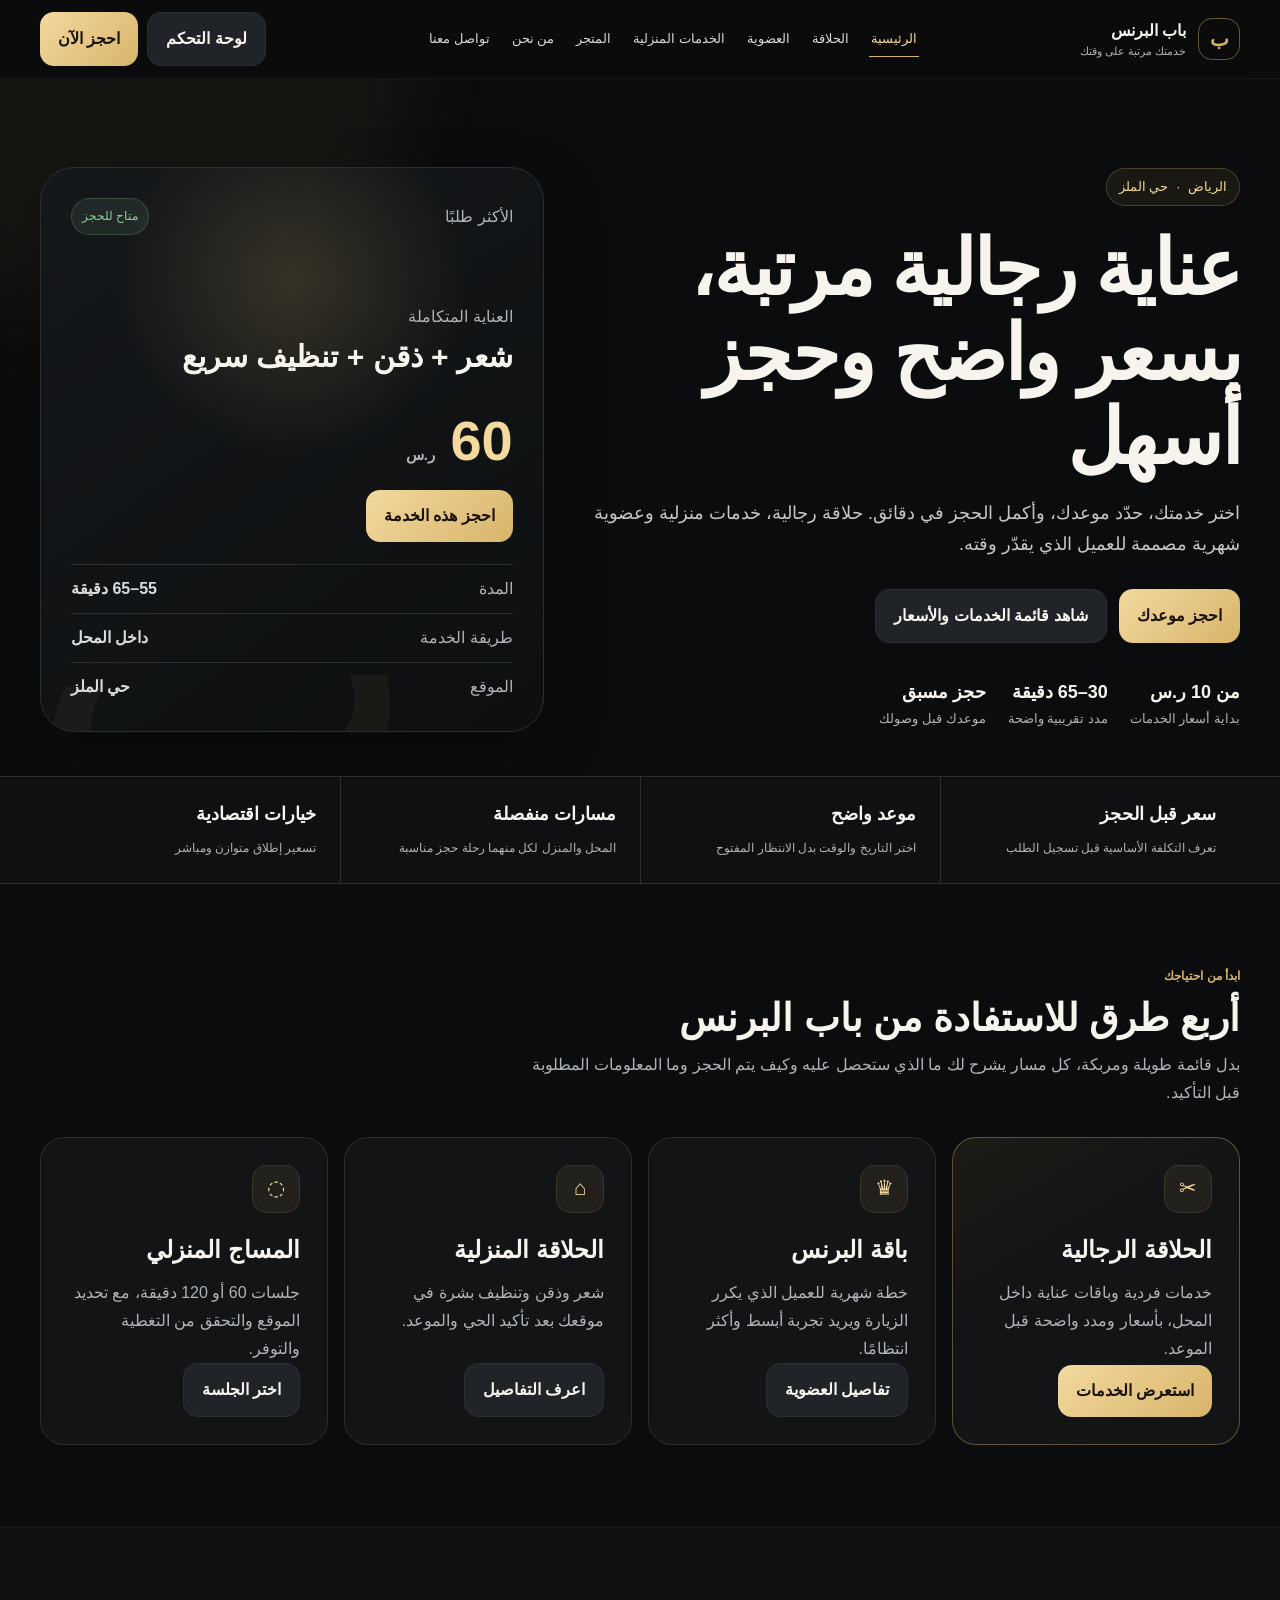
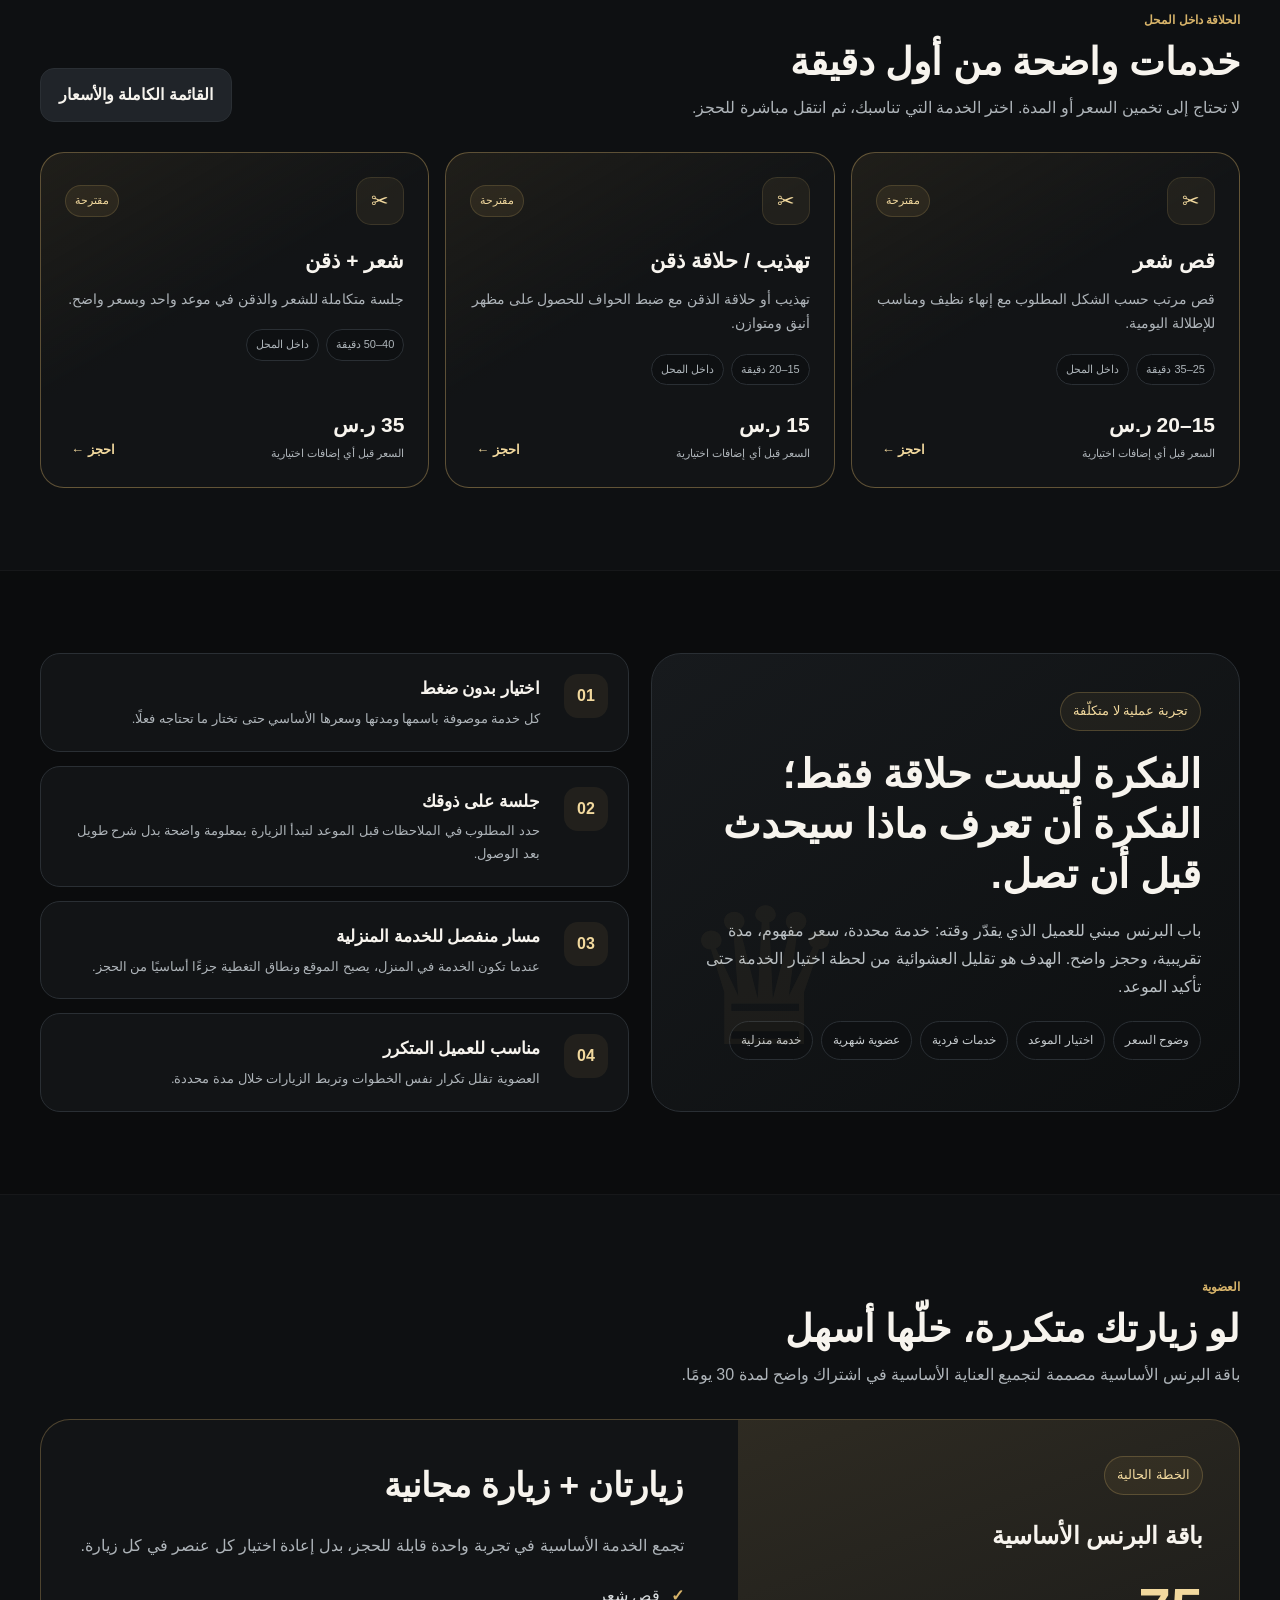
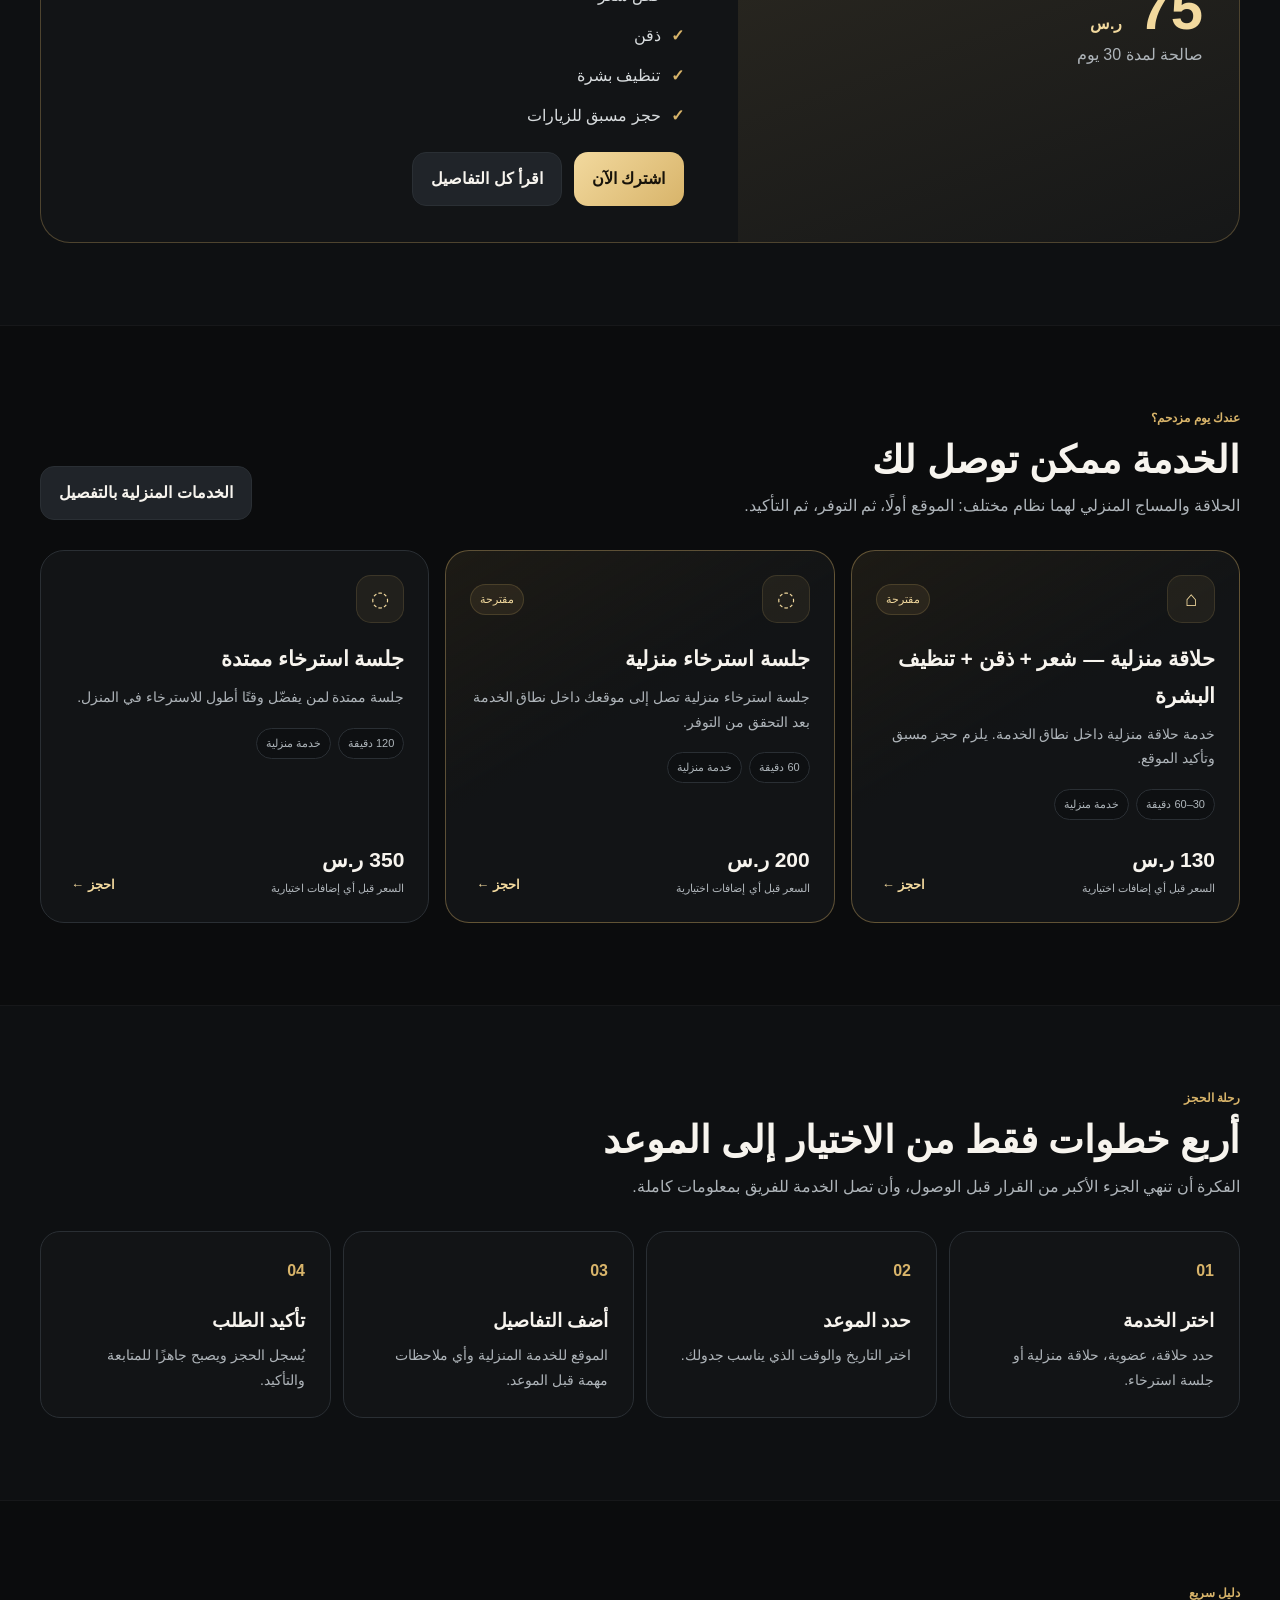
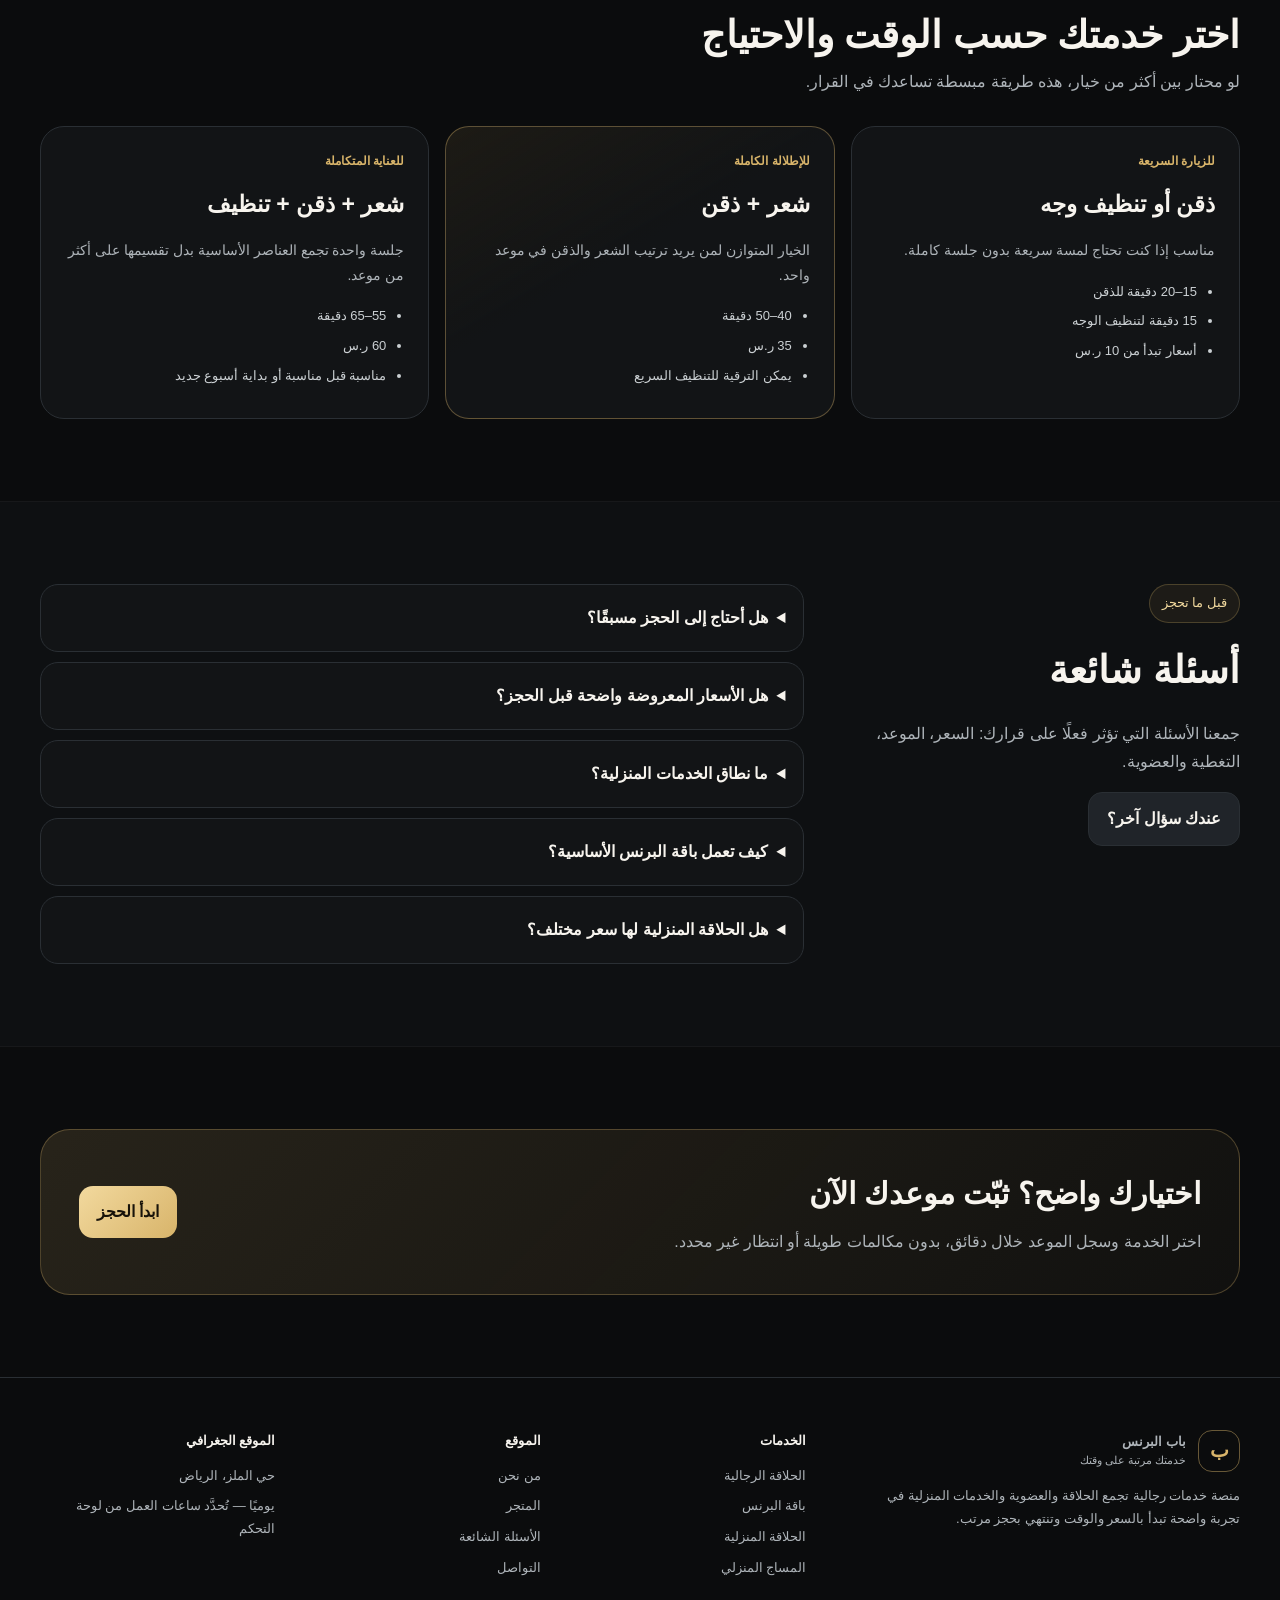
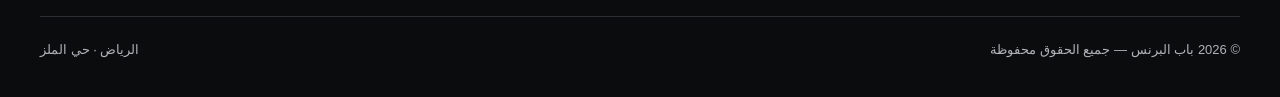
<file: index.html>
<!doctype html><html lang="ar" dir="rtl"><head><meta charset="utf-8"><meta name="viewport" content="width=device-width,initial-scale=1"><meta name="description" content="حلاقة رجالية وخدمات منزلية وعضوية شهرية في حي الملز بالرياض."><title>باب البرنس | خدمتك مرتبة على وقتك</title><link rel="stylesheet" href="styles.css"></head><body data-page="home"><header class="site-header"><div class="container nav">
<a class="brand" href="index.html"><span class="brand-mark">ب</span><span><span data-brand-name>باب البرنس</span><small data-brand-tagline>خدمتك مرتبة على وقتك</small></span></a>
<nav class="nav-links">
<a data-nav="home" href="index.html">الرئيسية</a><a data-nav="services" href="services.html">الحلاقة</a><a data-nav="membership" href="membership.html">العضوية</a><a data-nav="home-services" href="home-services.html">الخدمات المنزلية</a><a data-nav="shop" href="shop.html">المتجر</a><a data-nav="about" href="about.html">من نحن</a><a data-nav="contact" href="contact.html">تواصل معنا</a>
</nav><div class="nav-actions"><a class="btn btn-secondary" href="admin.html">لوحة التحكم</a><button class="btn btn-primary" data-book>احجز الآن</button></div>
</div></header><main>
<section class="hero"><div class="container hero-grid"><div><span class="eyebrow"><span data-city>الرياض</span> · <span data-district>حي الملز</span></span><h1 id="heroTitle">عناية رجالية مرتبة، <span>بسعر واضح</span> وحجز أسهل</h1><p id="heroText"></p><div class="hero-actions"><button class="btn btn-primary" data-book>احجز موعدك</button><a class="btn btn-secondary" href="services.html">شاهد قائمة الخدمات والأسعار</a></div><div class="hero-note"><div><b>من 10 ر.س</b>بداية أسعار الخدمات</div><div><b>30–65 دقيقة</b>مدد تقريبية واضحة</div><div><b>حجز مسبق</b>موعدك قبل وصولك</div></div></div><div class="hero-card"><div class="top"><span class="muted">الأكثر طلبًا</span><span class="status">متاح للحجز</span></div><div class="hero-service"><div class="muted">العناية المتكاملة</div><h3>شعر + ذقن + تنظيف سريع</h3><div class="hero-price">60 <small>ر.س</small></div><button class="btn btn-primary" data-service="complete-care">احجز هذه الخدمة</button><div class="mini-list"><div><span>المدة</span><b>55–65 دقيقة</b></div><div><span>طريقة الخدمة</span><b>داخل المحل</b></div><div><span>الموقع</span><b data-district>حي الملز</b></div></div></div></div></div></section>
<section class="trust-strip"><div class="container trust-grid"><div class="trust-item"><b>سعر قبل الحجز</b><span>تعرف التكلفة الأساسية قبل تسجيل الطلب</span></div><div class="trust-item"><b>موعد واضح</b><span>اختر التاريخ والوقت بدل الانتظار المفتوح</span></div><div class="trust-item"><b>مسارات منفصلة</b><span>المحل والمنزل لكل منهما رحلة حجز مناسبة</span></div><div class="trust-item"><b>خيارات اقتصادية</b><span>تسعير إطلاق متوازن ومباشر</span></div></div></section>
<section class="section" id="paths"><div class="container"><div class="section-head"><div><div class="section-label">ابدأ من احتياجك</div><h2>أربع طرق للاستفادة من باب البرنس</h2><p>بدل قائمة طويلة ومربكة، كل مسار يشرح لك ما الذي ستحصل عليه وكيف يتم الحجز وما المعلومات المطلوبة قبل التأكيد.</p></div></div><div class="grid grid-4"><article class="card path-card featured"><div class="icon-box">✂</div><h3>الحلاقة الرجالية</h3><p>خدمات فردية وباقات عناية داخل المحل، بأسعار ومدد واضحة قبل الموعد.</p><a class="btn btn-primary" href="services.html">استعرض الخدمات</a></article><article class="card path-card"><div class="icon-box">♛</div><h3>باقة البرنس</h3><p>خطة شهرية للعميل الذي يكرر الزيارة ويريد تجربة أبسط وأكثر انتظامًا.</p><a class="btn btn-secondary" href="membership.html">تفاصيل العضوية</a></article><article class="card path-card"><div class="icon-box">⌂</div><h3>الحلاقة المنزلية</h3><p>شعر وذقن وتنظيف بشرة في موقعك بعد تأكيد الحي والموعد.</p><a class="btn btn-secondary" href="home-services.html">اعرف التفاصيل</a></article><article class="card path-card"><div class="icon-box">◌</div><h3>المساج المنزلي</h3><p>جلسات 60 أو 120 دقيقة، مع تحديد الموقع والتحقق من التغطية والتوفر.</p><a class="btn btn-secondary" href="home-services.html#massage">اختر الجلسة</a></article></div></div></section>
<section class="section alt" id="services"><div class="container"><div class="section-head"><div><div class="section-label">الحلاقة داخل المحل</div><h2>خدمات واضحة من أول دقيقة</h2><p>لا تحتاج إلى تخمين السعر أو المدة. اختر الخدمة التي تناسبك، ثم انتقل مباشرة للحجز.</p></div><a class="btn btn-secondary" href="services.html">القائمة الكاملة والأسعار</a></div><div id="featuredServicesGrid" class="grid grid-3"></div></div></section>
<section class="section"><div class="container story-grid"><div class="story-panel"><span class="eyebrow">تجربة عملية لا متكلّفة</span><h2>الفكرة ليست حلاقة فقط؛ الفكرة أن تعرف ماذا سيحدث قبل أن تصل.</h2><p>باب البرنس مبني للعميل الذي يقدّر وقته: خدمة محددة، سعر مفهوم، مدة تقريبية، وحجز واضح. الهدف هو تقليل العشوائية من لحظة اختيار الخدمة حتى تأكيد الموعد.</p><div class="pill-list"><span class="pill">وضوح السعر</span><span class="pill">اختيار الموعد</span><span class="pill">خدمات فردية</span><span class="pill">عضوية شهرية</span><span class="pill">خدمة منزلية</span></div></div><div class="content-stack"><div class="feature-row"><div class="num">01</div><div><h3>اختيار بدون ضغط</h3><p>كل خدمة موصوفة باسمها ومدتها وسعرها الأساسي حتى تختار ما تحتاجه فعلًا.</p></div></div><div class="feature-row"><div class="num">02</div><div><h3>جلسة على ذوقك</h3><p>حدد المطلوب في الملاحظات قبل الموعد لتبدأ الزيارة بمعلومة واضحة بدل شرح طويل بعد الوصول.</p></div></div><div class="feature-row"><div class="num">03</div><div><h3>مسار منفصل للخدمة المنزلية</h3><p>عندما تكون الخدمة في المنزل، يصبح الموقع ونطاق التغطية جزءًا أساسيًا من الحجز.</p></div></div><div class="feature-row"><div class="num">04</div><div><h3>مناسب للعميل المتكرر</h3><p>العضوية تقلل تكرار نفس الخطوات وتربط الزيارات خلال مدة محددة.</p></div></div></div></div></section>
<section class="section alt"><div class="container"><div class="section-head"><div><div class="section-label">العضوية</div><h2>لو زيارتك متكررة، خلّها أسهل</h2><p>باقة البرنس الأساسية مصممة لتجميع العناية الأساسية في اشتراك واضح لمدة 30 يومًا.</p></div></div><div class="membership"><div class="membership-side"><span class="eyebrow">الخطة الحالية</span><h2 data-package-name>باقة البرنس الأساسية</h2><div class="big">75 <small style="font-size:16px">ر.س</small></div><div class="muted">صالحة لمدة <span data-package-period>30 يوم</span></div></div><div class="membership-main"><h2 data-package-visits>زيارتان + زيارة مجانية</h2><p class="muted">تجمع الخدمة الأساسية في تجربة واحدة قابلة للحجز، بدل إعادة اختيار كل عنصر في كل زيارة.</p><div class="check-list"><div><b>✓</b> قص شعر</div><div><b>✓</b> ذقن</div><div><b>✓</b> تنظيف بشرة</div><div><b>✓</b> حجز مسبق للزيارات</div></div><div class="hero-actions"><button class="btn btn-primary" data-package="prince-basic">اشترك الآن</button><a class="btn btn-secondary" href="membership.html">اقرأ كل التفاصيل</a></div></div></div></div></section>
<section class="section"><div class="container"><div class="section-head"><div><div class="section-label">عندك يوم مزدحم؟</div><h2>الخدمة ممكن توصل لك</h2><p>الحلاقة والمساج المنزلي لهما نظام مختلف: الموقع أولًا، ثم التوفر، ثم التأكيد.</p></div><a class="btn btn-secondary" href="home-services.html">الخدمات المنزلية بالتفصيل</a></div><div id="homeGrid" class="grid grid-3"></div></div></section>
<section class="section alt"><div class="container"><div class="section-head"><div><div class="section-label">رحلة الحجز</div><h2>أربع خطوات فقط من الاختيار إلى الموعد</h2><p>الفكرة أن تنهي الجزء الأكبر من القرار قبل الوصول، وأن تصل الخدمة للفريق بمعلومات كاملة.</p></div></div><div class="steps"><div class="step"><h3>اختر الخدمة</h3><p>حدد حلاقة، عضوية، حلاقة منزلية أو جلسة استرخاء.</p></div><div class="step"><h3>حدد الموعد</h3><p>اختر التاريخ والوقت الذي يناسب جدولك.</p></div><div class="step"><h3>أضف التفاصيل</h3><p>الموقع للخدمة المنزلية وأي ملاحظات مهمة قبل الموعد.</p></div><div class="step"><h3>تأكيد الطلب</h3><p>يُسجل الحجز ويصبح جاهزًا للمتابعة والتأكيد.</p></div></div></div></section>
<section class="section"><div class="container"><div class="section-head"><div><div class="section-label">دليل سريع</div><h2>اختر خدمتك حسب الوقت والاحتياج</h2><p>لو محتار بين أكثر من خيار، هذه طريقة مبسطة تساعدك في القرار.</p></div></div><div class="grid grid-3"><article class="card guide-card"><div class="kicker">للزيارة السريعة</div><h3>ذقن أو تنظيف وجه</h3><p>مناسب إذا كنت تحتاج لمسة سريعة بدون جلسة كاملة.</p><ul><li>15–20 دقيقة للذقن</li><li>15 دقيقة لتنظيف الوجه</li><li>أسعار تبدأ من 10 ر.س</li></ul></article><article class="card guide-card featured"><div class="kicker">للإطلالة الكاملة</div><h3>شعر + ذقن</h3><p>الخيار المتوازن لمن يريد ترتيب الشعر والذقن في موعد واحد.</p><ul><li>40–50 دقيقة</li><li>35 ر.س</li><li>يمكن الترقية للتنظيف السريع</li></ul></article><article class="card guide-card"><div class="kicker">للعناية المتكاملة</div><h3>شعر + ذقن + تنظيف</h3><p>جلسة واحدة تجمع العناصر الأساسية بدل تقسيمها على أكثر من موعد.</p><ul><li>55–65 دقيقة</li><li>60 ر.س</li><li>مناسبة قبل مناسبة أو بداية أسبوع جديد</li></ul></article></div></div></section>
<section class="section alt" id="faq"><div class="container faq-grid"><aside class="faq-aside"><span class="eyebrow">قبل ما تحجز</span><h2>أسئلة شائعة</h2><p>جمعنا الأسئلة التي تؤثر فعلًا على قرارك: السعر، الموعد، التغطية والعضوية.</p><a class="btn btn-secondary" href="contact.html">عندك سؤال آخر؟</a></aside><div id="faqListCompact" class="faq"></div></div></section>
<section class="section"><div class="container"><div class="cta"><div><h2>اختيارك واضح؟ ثبّت موعدك الآن</h2><div class="muted">اختر الخدمة وسجل الموعد خلال دقائق، بدون مكالمات طويلة أو انتظار غير محدد.</div></div><button class="btn btn-primary" data-book>ابدأ الحجز</button></div></div></section>
</main><footer class="footer"><div class="container"><div class="footer-main">
<div class="footer-brand"><a class="brand" href="index.html"><span class="brand-mark">ب</span><span><span data-brand-name>باب البرنس</span><small data-brand-tagline>خدمتك مرتبة على وقتك</small></span></a><p>منصة خدمات رجالية تجمع الحلاقة والعضوية والخدمات المنزلية في تجربة واضحة تبدأ بالسعر والوقت وتنتهي بحجز مرتب.</p></div>
<div><h4>الخدمات</h4><div class="footer-links"><a href="services.html">الحلاقة الرجالية</a><a href="membership.html">باقة البرنس</a><a href="home-services.html">الحلاقة المنزلية</a><a href="home-services.html#massage">المساج المنزلي</a></div></div>
<div><h4>الموقع</h4><div class="footer-links"><a href="about.html">من نحن</a><a href="shop.html">المتجر</a><a href="index.html#faq">الأسئلة الشائعة</a><a href="contact.html">التواصل</a></div></div>
<div><h4>الموقع الجغرافي</h4><div class="footer-links"><span data-address>حي الملز، الرياض</span><span data-hours>ساعات العمل</span></div></div>
</div><div class="footer-bottom"><div>© 2026 باب البرنس — جميع الحقوق محفوظة</div><div>الرياض · <span data-district>حي الملز</span></div></div></div></footer><div class="modal" id="bookingModal"><div class="modal-card"><div id="bookingFormWrap"><div class="modal-head"><div><div class="eyebrow">طلب حجز</div><h3>احجز خدمتك</h3></div><button class="close" type="button" data-close>×</button></div><form id="bookingForm"><div class="form-grid">
<div class="field full"><label>الخدمة</label><select id="serviceSelect" required></select></div><div class="field"><label>الاسم</label><input id="customerName" required placeholder="اسم العميل"></div><div class="field"><label>رقم الجوال</label><input id="customerPhone" required inputmode="tel" placeholder="05xxxxxxxx"></div><div class="field"><label>التاريخ</label><input id="bookingDate" type="date" required></div><div class="field"><label>الوقت</label><input id="bookingTime" type="time" required></div><div class="field full" id="locationField" hidden><label>الموقع / الحي</label><input id="customerLocation" placeholder="اكتب وصف الموقع أو رابط الخرائط"></div><div class="field full"><label>ملاحظات</label><textarea id="bookingNotes" rows="3" placeholder="أي ملاحظات مهمة قبل الموعد"></textarea></div>
</div><div class="form-actions"><button type="button" class="btn btn-secondary" data-close>إلغاء</button><button class="btn btn-primary" type="submit">تأكيد الطلب</button></div></form></div><div class="success-box" id="successBox"><div class="tick">✓</div><h3>تم تسجيل طلبك</h3><p class="muted" id="successText"></p><button class="btn btn-primary" data-close>إغلاق</button></div></div></div><script src="site-data.js"></script><script src="app.js"></script></body></html>
</file>
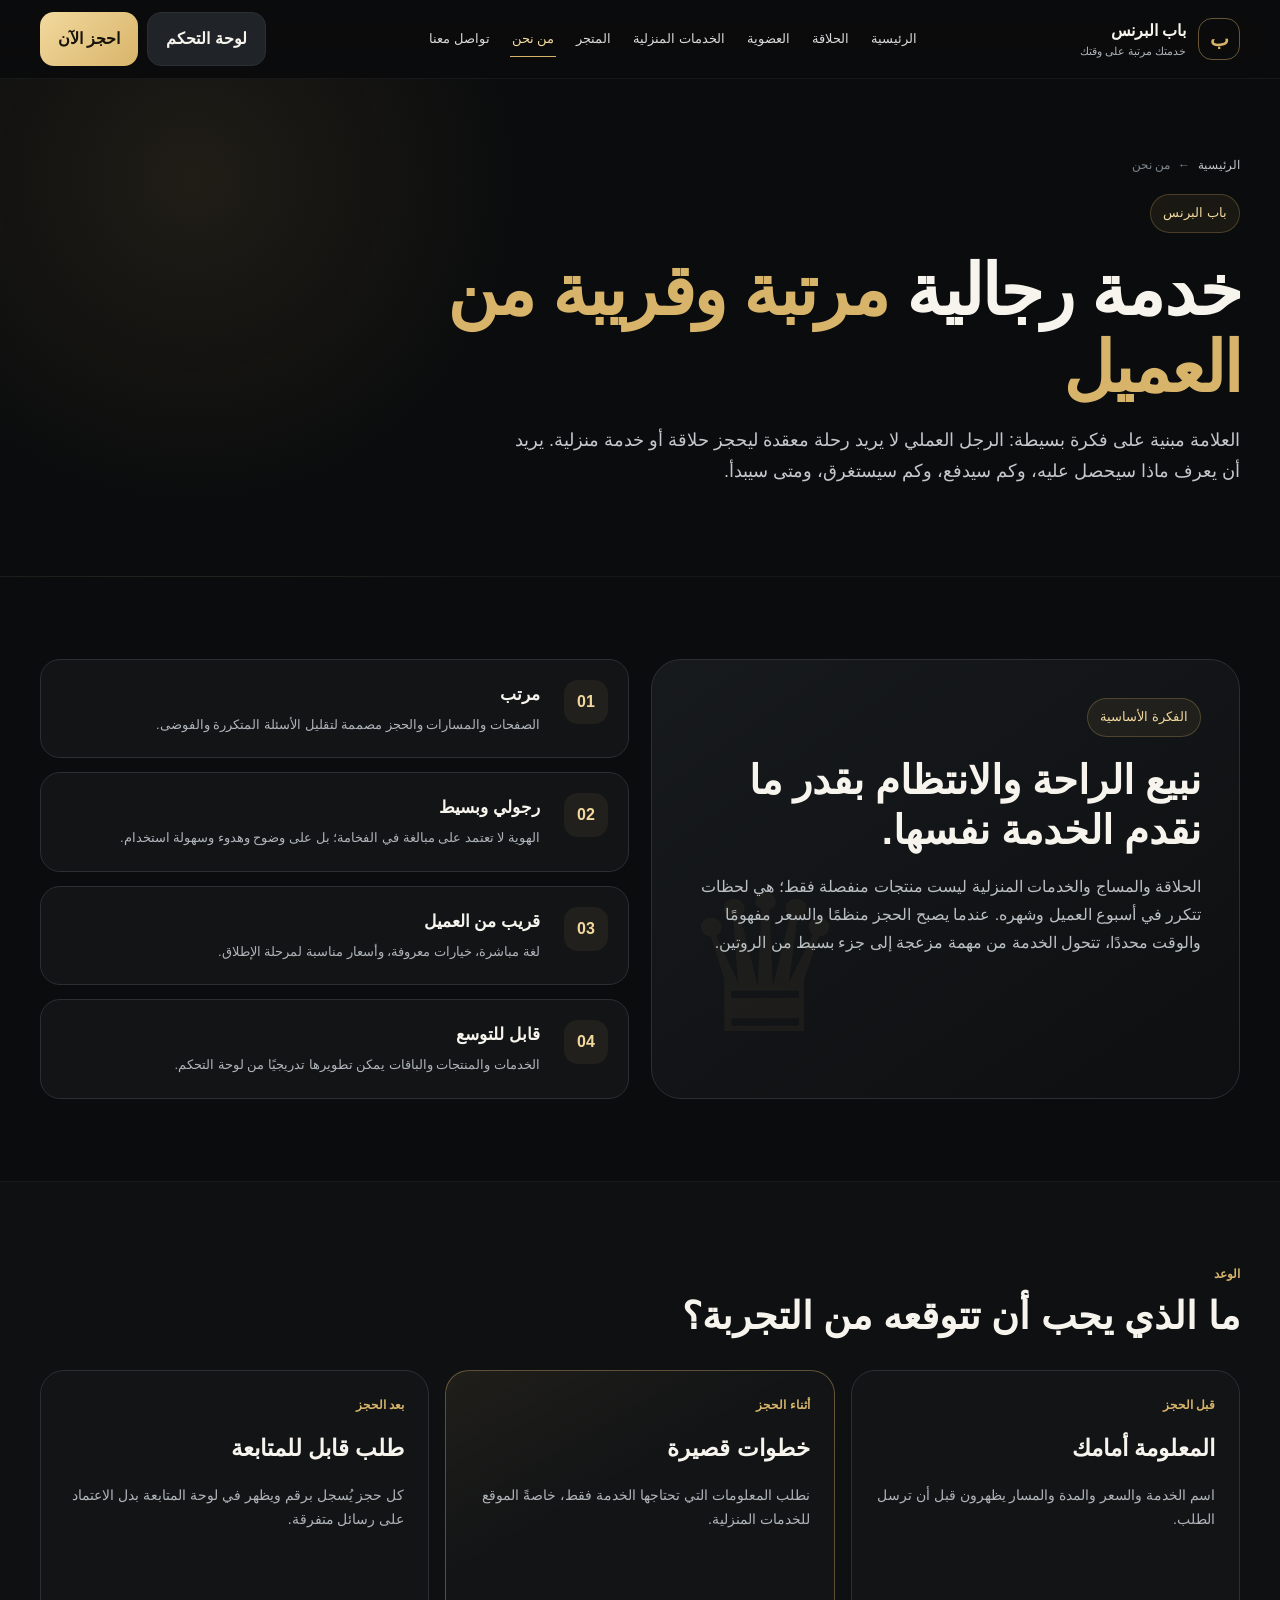
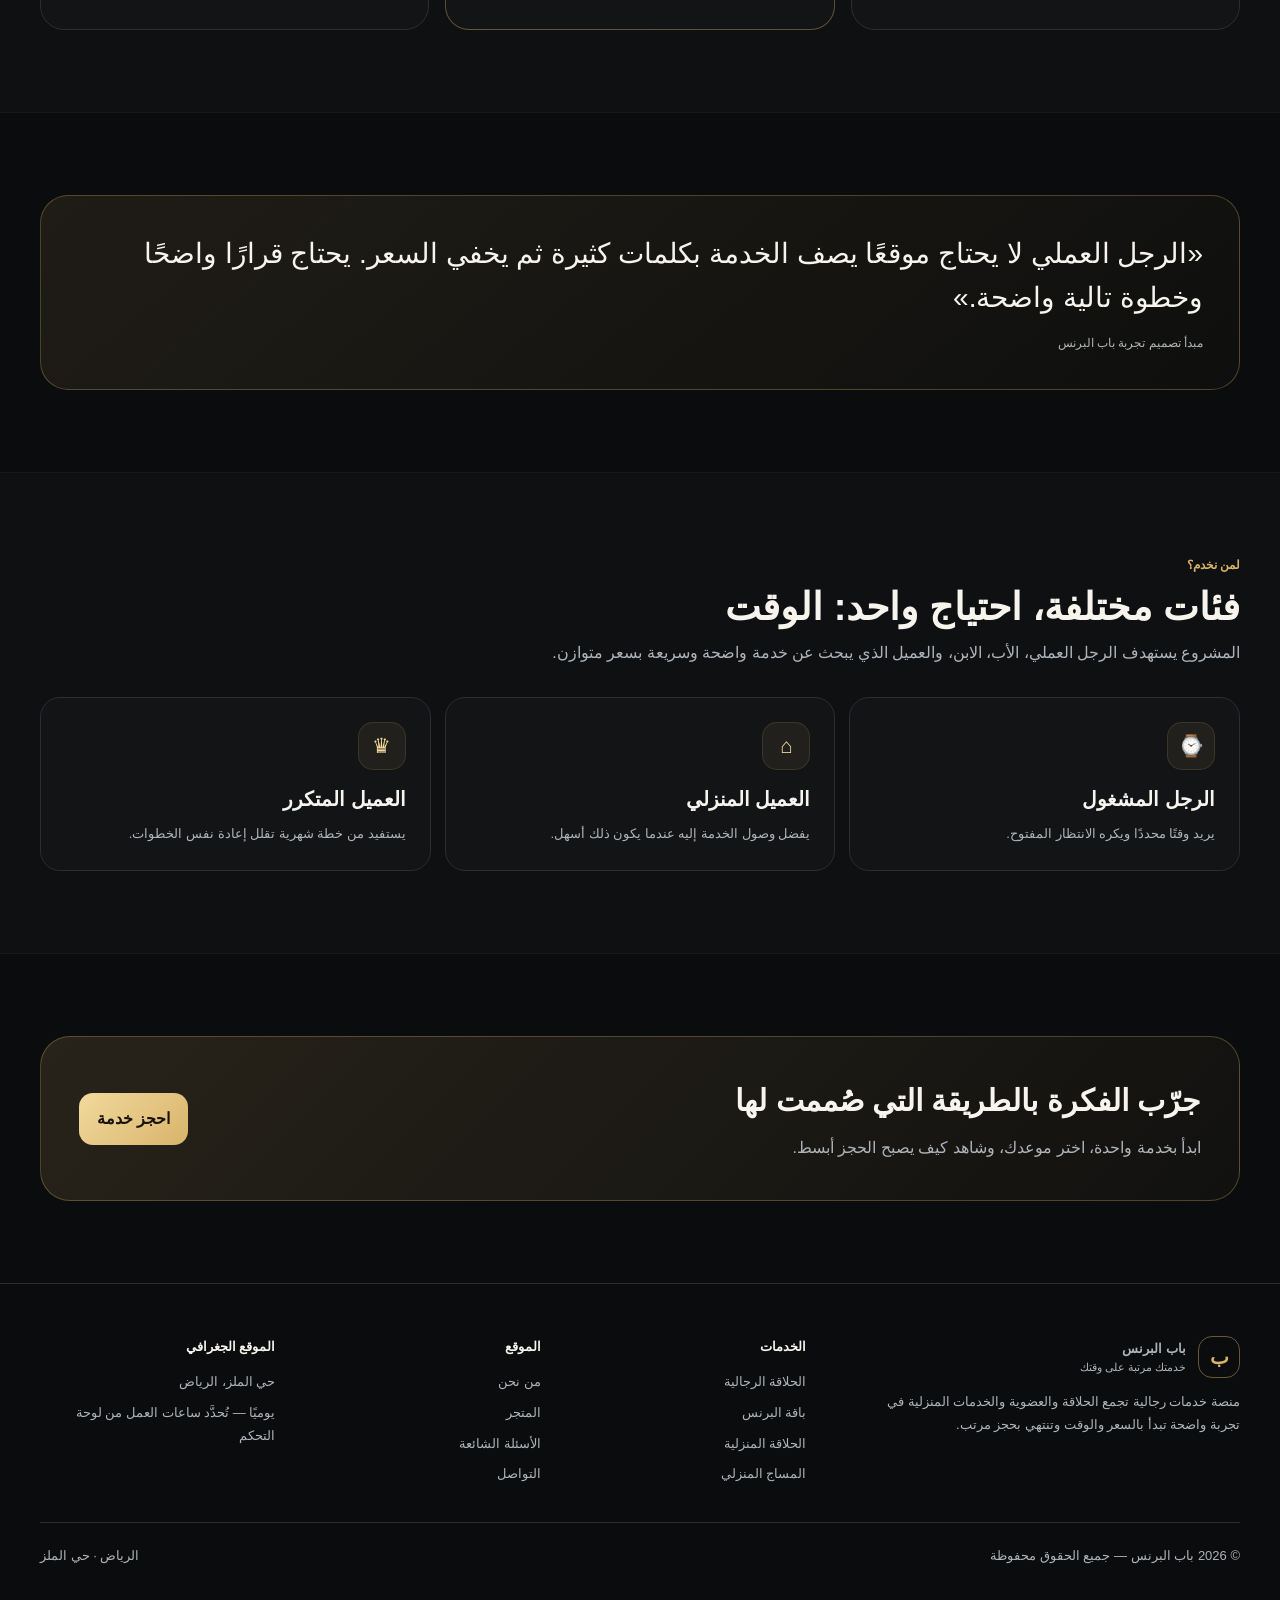
<file: about.html>
<!doctype html><html lang="ar" dir="rtl"><head><meta charset="utf-8"><meta name="viewport" content="width=device-width,initial-scale=1"><meta name="description" content="قصة وتموضع باب البرنس وفلسفة الخدمة."><title>من نحن | باب البرنس</title><link rel="stylesheet" href="styles.css"></head><body data-page="about"><header class="site-header"><div class="container nav">
<a class="brand" href="index.html"><span class="brand-mark">ب</span><span><span data-brand-name>باب البرنس</span><small data-brand-tagline>خدمتك مرتبة على وقتك</small></span></a>
<nav class="nav-links">
<a data-nav="home" href="index.html">الرئيسية</a><a data-nav="services" href="services.html">الحلاقة</a><a data-nav="membership" href="membership.html">العضوية</a><a data-nav="home-services" href="home-services.html">الخدمات المنزلية</a><a data-nav="shop" href="shop.html">المتجر</a><a data-nav="about" href="about.html">من نحن</a><a data-nav="contact" href="contact.html">تواصل معنا</a>
</nav><div class="nav-actions"><a class="btn btn-secondary" href="admin.html">لوحة التحكم</a><button class="btn btn-primary" data-book>احجز الآن</button></div>
</div></header><main><section class="page-hero"><div class="container"><div class="wrap"><div class="breadcrumbs"><a href="index.html">الرئيسية</a><span>←</span><span>من نحن</span></div><span class="eyebrow">باب البرنس</span><h1>خدمة رجالية <span>مرتبة وقريبة من العميل</span></h1><p>العلامة مبنية على فكرة بسيطة: الرجل العملي لا يريد رحلة معقدة ليحجز حلاقة أو خدمة منزلية. يريد أن يعرف ماذا سيحصل عليه، وكم سيدفع، وكم سيستغرق، ومتى سيبدأ.</p></div></div></section>
<section class="section"><div class="container story-grid"><div class="story-panel"><span class="eyebrow">الفكرة الأساسية</span><h2>نبيع الراحة والانتظام بقدر ما نقدم الخدمة نفسها.</h2><p>الحلاقة والمساج والخدمات المنزلية ليست منتجات منفصلة فقط؛ هي لحظات تتكرر في أسبوع العميل وشهره. عندما يصبح الحجز منظمًا والسعر مفهومًا والوقت محددًا، تتحول الخدمة من مهمة مزعجة إلى جزء بسيط من الروتين.</p></div><div class="content-stack"><div class="feature-row"><div class="num">01</div><div><h3>مرتب</h3><p>الصفحات والمسارات والحجز مصممة لتقليل الأسئلة المتكررة والفوضى.</p></div></div><div class="feature-row"><div class="num">02</div><div><h3>رجولي وبسيط</h3><p>الهوية لا تعتمد على مبالغة في الفخامة؛ بل على وضوح وهدوء وسهولة استخدام.</p></div></div><div class="feature-row"><div class="num">03</div><div><h3>قريب من العميل</h3><p>لغة مباشرة، خيارات معروفة، وأسعار مناسبة لمرحلة الإطلاق.</p></div></div><div class="feature-row"><div class="num">04</div><div><h3>قابل للتوسع</h3><p>الخدمات والمنتجات والباقات يمكن تطويرها تدريجيًا من لوحة التحكم.</p></div></div></div></div></section>
<section class="section alt"><div class="container"><div class="section-head"><div><div class="section-label">الوعد</div><h2>ما الذي يجب أن تتوقعه من التجربة؟</h2></div></div><div class="grid grid-3"><article class="card guide-card"><div class="kicker">قبل الحجز</div><h3>المعلومة أمامك</h3><p>اسم الخدمة والسعر والمدة والمسار يظهرون قبل أن ترسل الطلب.</p></article><article class="card guide-card featured"><div class="kicker">أثناء الحجز</div><h3>خطوات قصيرة</h3><p>نطلب المعلومات التي تحتاجها الخدمة فقط، خاصةً الموقع للخدمات المنزلية.</p></article><article class="card guide-card"><div class="kicker">بعد الحجز</div><h3>طلب قابل للمتابعة</h3><p>كل حجز يُسجل برقم ويظهر في لوحة المتابعة بدل الاعتماد على رسائل متفرقة.</p></article></div></div></section>
<section class="section"><div class="container"><div class="quote-block">«الرجل العملي لا يحتاج موقعًا يصف الخدمة بكلمات كثيرة ثم يخفي السعر. يحتاج قرارًا واضحًا وخطوة تالية واضحة.»<small>مبدأ تصميم تجربة باب البرنس</small></div></div></section>
<section class="section alt"><div class="container"><div class="section-head"><div><div class="section-label">لمن نخدم؟</div><h2>فئات مختلفة، احتياج واحد: الوقت</h2><p>المشروع يستهدف الرجل العملي، الأب، الابن، والعميل الذي يبحث عن خدمة واضحة وسريعة بسعر متوازن.</p></div></div><div class="benefit-grid"><div class="benefit"><div class="icon-box">⌚</div><b>الرجل المشغول</b><p>يريد وقتًا محددًا ويكره الانتظار المفتوح.</p></div><div class="benefit"><div class="icon-box">⌂</div><b>العميل المنزلي</b><p>يفضل وصول الخدمة إليه عندما يكون ذلك أسهل.</p></div><div class="benefit"><div class="icon-box">♛</div><b>العميل المتكرر</b><p>يستفيد من خطة شهرية تقلل إعادة نفس الخطوات.</p></div></div></div></section>
<section class="section"><div class="container"><div class="cta"><div><h2>جرّب الفكرة بالطريقة التي صُممت لها</h2><div class="muted">ابدأ بخدمة واحدة، اختر موعدك، وشاهد كيف يصبح الحجز أبسط.</div></div><button class="btn btn-primary" data-book>احجز خدمة</button></div></div></section></main><footer class="footer"><div class="container"><div class="footer-main">
<div class="footer-brand"><a class="brand" href="index.html"><span class="brand-mark">ب</span><span><span data-brand-name>باب البرنس</span><small data-brand-tagline>خدمتك مرتبة على وقتك</small></span></a><p>منصة خدمات رجالية تجمع الحلاقة والعضوية والخدمات المنزلية في تجربة واضحة تبدأ بالسعر والوقت وتنتهي بحجز مرتب.</p></div>
<div><h4>الخدمات</h4><div class="footer-links"><a href="services.html">الحلاقة الرجالية</a><a href="membership.html">باقة البرنس</a><a href="home-services.html">الحلاقة المنزلية</a><a href="home-services.html#massage">المساج المنزلي</a></div></div>
<div><h4>الموقع</h4><div class="footer-links"><a href="about.html">من نحن</a><a href="shop.html">المتجر</a><a href="index.html#faq">الأسئلة الشائعة</a><a href="contact.html">التواصل</a></div></div>
<div><h4>الموقع الجغرافي</h4><div class="footer-links"><span data-address>حي الملز، الرياض</span><span data-hours>ساعات العمل</span></div></div>
</div><div class="footer-bottom"><div>© 2026 باب البرنس — جميع الحقوق محفوظة</div><div>الرياض · <span data-district>حي الملز</span></div></div></div></footer><div class="modal" id="bookingModal"><div class="modal-card"><div id="bookingFormWrap"><div class="modal-head"><div><div class="eyebrow">طلب حجز</div><h3>احجز خدمتك</h3></div><button class="close" type="button" data-close>×</button></div><form id="bookingForm"><div class="form-grid">
<div class="field full"><label>الخدمة</label><select id="serviceSelect" required></select></div><div class="field"><label>الاسم</label><input id="customerName" required placeholder="اسم العميل"></div><div class="field"><label>رقم الجوال</label><input id="customerPhone" required inputmode="tel" placeholder="05xxxxxxxx"></div><div class="field"><label>التاريخ</label><input id="bookingDate" type="date" required></div><div class="field"><label>الوقت</label><input id="bookingTime" type="time" required></div><div class="field full" id="locationField" hidden><label>الموقع / الحي</label><input id="customerLocation" placeholder="اكتب وصف الموقع أو رابط الخرائط"></div><div class="field full"><label>ملاحظات</label><textarea id="bookingNotes" rows="3" placeholder="أي ملاحظات مهمة قبل الموعد"></textarea></div>
</div><div class="form-actions"><button type="button" class="btn btn-secondary" data-close>إلغاء</button><button class="btn btn-primary" type="submit">تأكيد الطلب</button></div></form></div><div class="success-box" id="successBox"><div class="tick">✓</div><h3>تم تسجيل طلبك</h3><p class="muted" id="successText"></p><button class="btn btn-primary" data-close>إغلاق</button></div></div></div><script src="site-data.js"></script><script src="app.js"></script></body></html>
</file>
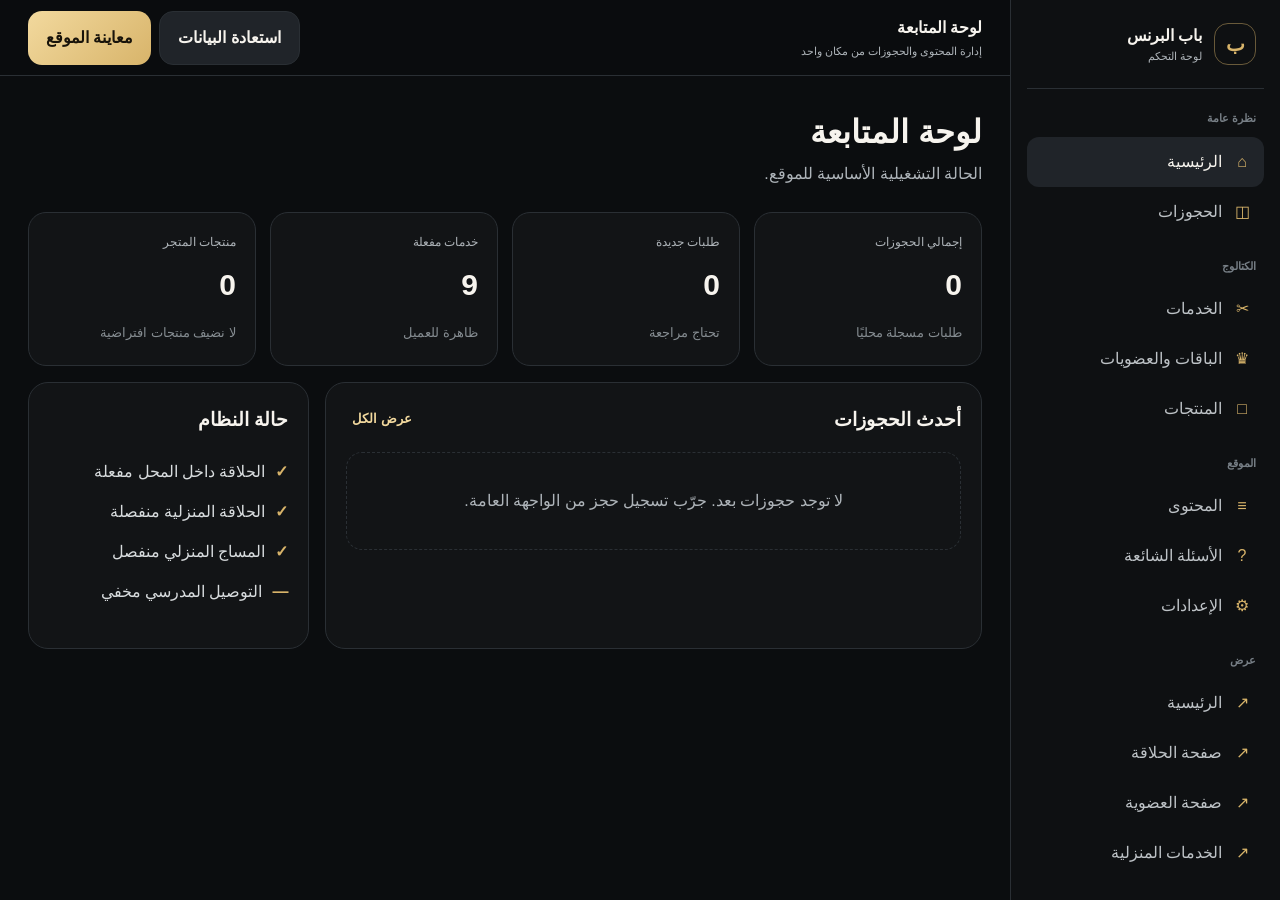
<file: admin.html>
<!doctype html><html lang="ar" dir="rtl"><head><meta charset="utf-8"><meta name="viewport" content="width=device-width,initial-scale=1"><title>لوحة التحكم | باب البرنس</title><link rel="stylesheet" href="admin.css"></head><body>
<div class="admin-shell"><aside class="sidebar" id="sidebar"><a class="brand" href="index.html"><span class="brand-mark">ب</span><span>باب البرنس<small>لوحة التحكم</small></span></a>
<div class="nav-group">نظرة عامة</div><button class="side-link active" data-page="dashboard"><span>⌂</span>الرئيسية</button><button class="side-link" data-page="bookings"><span>◫</span>الحجوزات</button>
<div class="nav-group">الكتالوج</div><button class="side-link" data-page="services"><span>✂</span>الخدمات</button><button class="side-link" data-page="packages"><span>♛</span>الباقات والعضويات</button><button class="side-link" data-page="products"><span>□</span>المنتجات</button>
<div class="nav-group">الموقع</div><button class="side-link" data-page="content"><span>≡</span>المحتوى</button><button class="side-link" data-page="faqs"><span>?</span>الأسئلة الشائعة</button><button class="side-link" data-page="settings"><span>⚙</span>الإعدادات</button>
<div class="nav-group">عرض</div><a class="side-link" href="index.html"><span>↗</span>الرئيسية</a><a class="side-link" href="services.html"><span>↗</span>صفحة الحلاقة</a><a class="side-link" href="membership.html"><span>↗</span>صفحة العضوية</a><a class="side-link" href="home-services.html"><span>↗</span>الخدمات المنزلية</a></aside>
<main class="admin-main"><header class="admin-top"><div style="display:flex;gap:10px;align-items:center"><button class="icon-btn mobile-menu" id="menuBtn">☰</button><div><b id="topTitle">لوحة المتابعة</b><div class="muted" style="font-size:11px">إدارة المحتوى والحجوزات من مكان واحد</div></div></div><div class="toolbar"><button class="btn btn-secondary" id="resetBtn">استعادة البيانات</button><a class="btn btn-primary" href="index.html">معاينة الموقع</a></div></header>
<div class="admin-content">
<section class="page active" id="page-dashboard"><div class="page-head"><div><h1>لوحة المتابعة</h1><div class="muted">الحالة التشغيلية الأساسية للموقع.</div></div></div><div class="kpi-grid"><div class="kpi"><label>إجمالي الحجوزات</label><b id="kpiBookings">0</b><small>طلبات مسجلة محليًا</small></div><div class="kpi"><label>طلبات جديدة</label><b id="kpiNew">0</b><small>تحتاج مراجعة</small></div><div class="kpi"><label>خدمات مفعلة</label><b id="kpiServices">0</b><small>ظاهرة للعميل</small></div><div class="kpi"><label>منتجات المتجر</label><b id="kpiProducts">0</b><small>لا نضيف منتجات افتراضية</small></div></div><div class="admin-grid"><div class="panel"><div class="panel-head"><h2>أحدث الحجوزات</h2><button class="link-btn" data-go="bookings">عرض الكل</button></div><div id="latestBookings"></div></div><div class="panel"><div class="panel-head"><h2>حالة النظام</h2></div><div class="check-list"><div><b>✓</b> الحلاقة داخل المحل مفعلة</div><div><b>✓</b> الحلاقة المنزلية منفصلة</div><div><b>✓</b> المساج المنزلي منفصل</div><div id="schoolStatus"><b>—</b> التوصيل المدرسي مخفي</div></div></div></div></section>
<section class="page" id="page-bookings"><div class="page-head"><div><h1>الحجوزات</h1><div class="muted">طلبات الحلاقة والخدمات المنزلية والعضويات.</div></div><button class="btn btn-secondary" id="clearBookings">مسح الحجوزات التجريبية</button></div><div class="panel"><div id="bookingsTable"></div></div></section>
<section class="page" id="page-services"><div class="page-head"><div><h1>الخدمات</h1><div class="muted">تعديل الاسم والسعر والمدة وحالة الظهور دون تعديل الكود.</div></div><button class="btn btn-primary" id="saveServices">حفظ التعديلات</button></div><div class="panel"><div id="servicesEditor" class="editor-list"></div></div></section>
<section class="page" id="page-packages"><div class="page-head"><div><h1>الباقات والعضويات</h1><div class="muted">إدارة خطط الاشتراك بعيدًا عن الخدمات الفردية.</div></div><button class="btn btn-primary" id="savePackages">حفظ التعديلات</button></div><div class="panel"><div id="packagesEditor" class="editor-list"></div></div></section>
<section class="page" id="page-products"><div class="page-head"><div><h1>المنتجات</h1><div class="muted">الوثيقة الأصلية لا تتضمن منتجات مادية؛ لذلك لم أختلق منتجات غير موجودة.</div></div><button class="btn btn-primary" id="addProduct">إضافة منتج</button></div><div class="panel"><div id="productsEditor"></div></div></section>
<section class="page" id="page-content"><div class="page-head"><div><h1>محتوى الموقع</h1><div class="muted">بيانات العلامة والتواصل والنص الرئيسي، وتنعكس على الصفحات العامة.</div></div><button class="btn btn-primary" id="saveContent">حفظ المحتوى</button></div><div class="panel"><div class="settings-form"><div class="field"><label>اسم العلامة</label><input id="brandNameInput"></div><div class="field"><label>العبارة التعريفية</label><input id="taglineInput"></div><div class="field"><label>المدينة</label><input id="cityInput"></div><div class="field"><label>الحي</label><input id="districtInput"></div><div class="field full"><label>العنوان / الموقع</label><input id="addressInput" placeholder="حي الملز، الرياض"></div><div class="field"><label>رقم الجوال</label><input id="phoneInput" placeholder="05xxxxxxxx"></div><div class="field"><label>واتساب</label><input id="whatsappInput" placeholder="9665xxxxxxxx"></div><div class="field full"><label>ساعات العمل</label><input id="hoursInput" placeholder="يوميًا من ... إلى ..."></div><div class="field full"><label>عنوان الواجهة الرئيسية</label><input id="heroTitleInput"></div><div class="field full"><label>النص الرئيسي</label><textarea id="heroTextInput" rows="5"></textarea></div></div></div></section>
<section class="page" id="page-faqs"><div class="page-head"><div><h1>الأسئلة الشائعة</h1><div class="muted">عدّل الأسئلة والإجابات التي تظهر في الموقع وصفحة التواصل.</div></div><div class="toolbar"><button class="btn btn-secondary" id="addFaq">إضافة سؤال</button><button class="btn btn-primary" id="saveFaqs">حفظ الأسئلة</button></div></div><div class="panel"><div id="faqsEditor" class="faq-editor"></div></div></section>
<section class="page" id="page-settings"><div class="page-head"><div><h1>الإعدادات</h1><div class="muted">إعدادات تشغيلية أساسية ومسارات الخدمات.</div></div><button class="btn btn-primary" id="saveSettings">حفظ الإعدادات</button></div><div class="panel"><div class="settings-form"><div class="field"><label>نطاق الخدمات المنزلية</label><input id="homeDistrictInput"></div><div class="field"><label>العملة</label><input id="currencyInput"></div><div class="toggle-row"><div><b>الدفع الإلكتروني</b><div class="muted" style="font-size:11px">إظهار النظام كقابل للدفع عند الربط ببوابة فعلية</div></div><input class="toggle" type="checkbox" id="paymentToggle"></div><div class="toggle-row"><div><b>التوصيل المدرسي</b><div class="muted" style="font-size:11px">مخفي افتراضيًا حسب الوثيقة</div></div><input class="toggle" type="checkbox" id="schoolToggle"></div></div></div></section>
</div></main></div><script src="site-data.js"></script><script src="admin.js"></script></body></html>
</file>
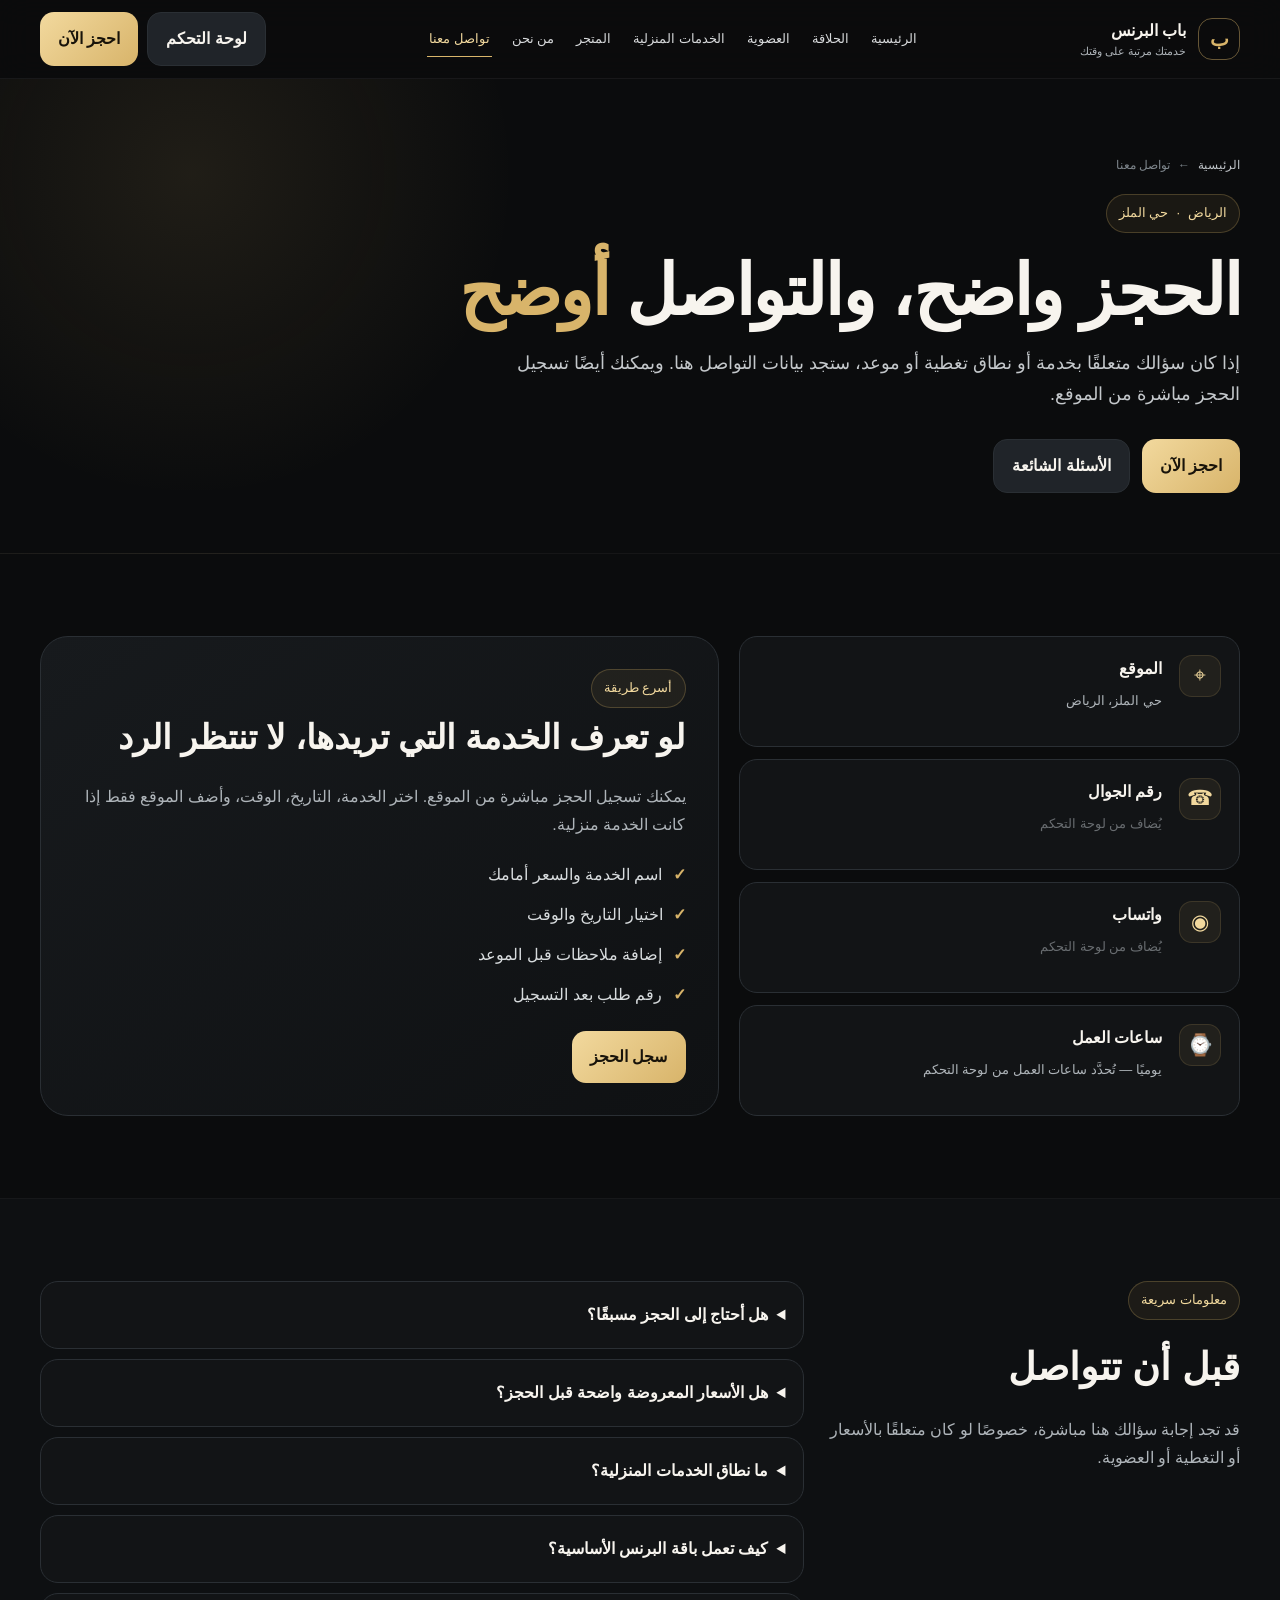
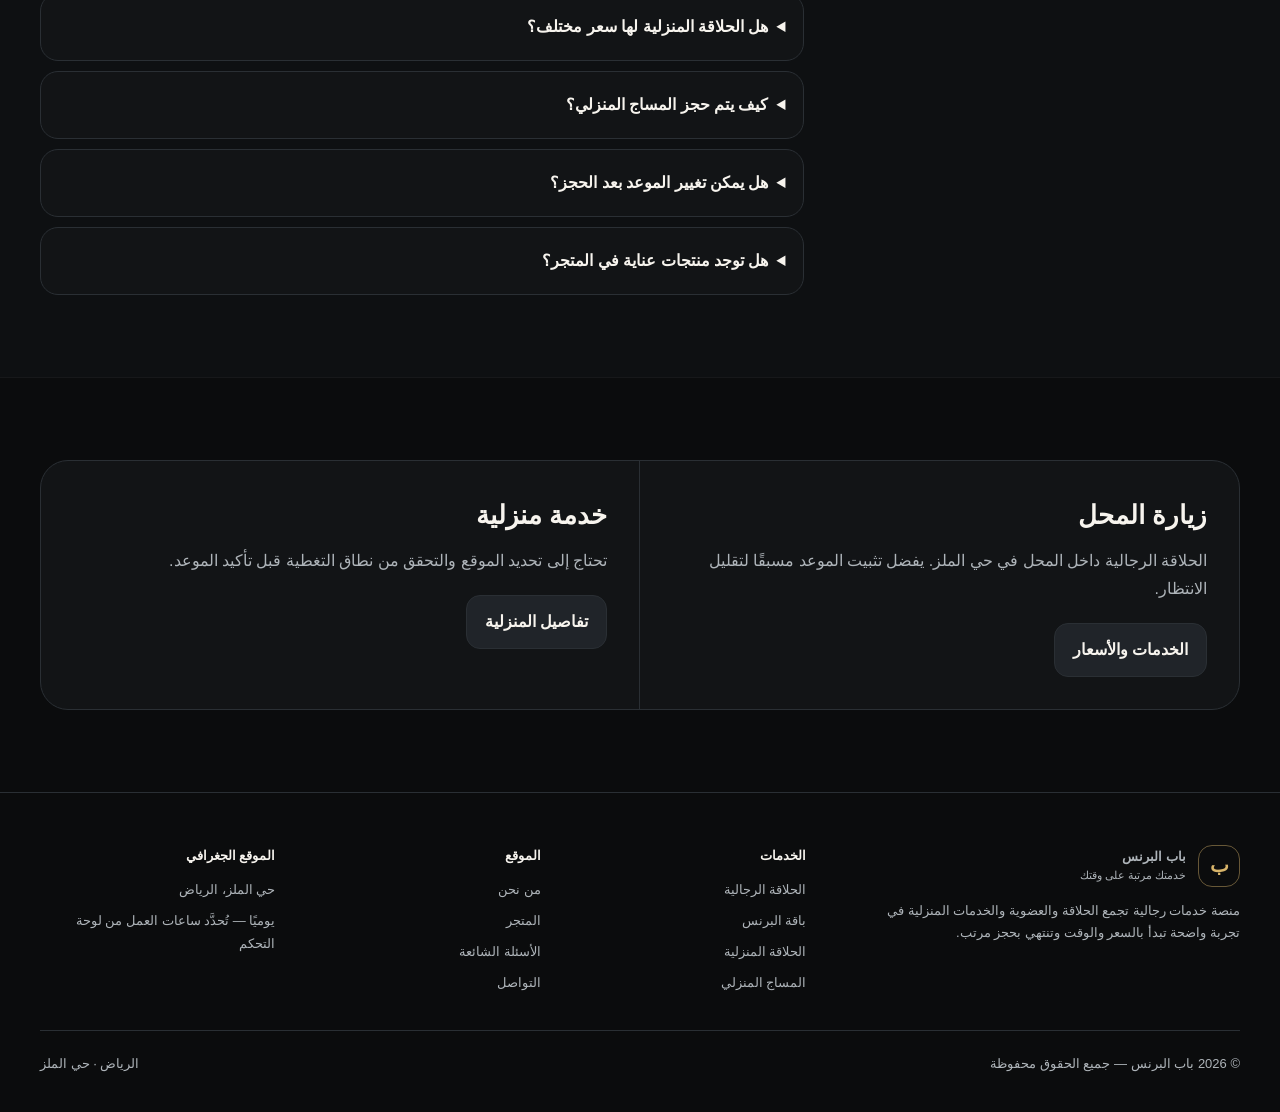
<file: contact.html>
<!doctype html><html lang="ar" dir="rtl"><head><meta charset="utf-8"><meta name="viewport" content="width=device-width,initial-scale=1"><meta name="description" content="بيانات التواصل والحجز في باب البرنس بحي الملز."><title>تواصل معنا | باب البرنس</title><link rel="stylesheet" href="styles.css"></head><body data-page="contact"><header class="site-header"><div class="container nav">
<a class="brand" href="index.html"><span class="brand-mark">ب</span><span><span data-brand-name>باب البرنس</span><small data-brand-tagline>خدمتك مرتبة على وقتك</small></span></a>
<nav class="nav-links">
<a data-nav="home" href="index.html">الرئيسية</a><a data-nav="services" href="services.html">الحلاقة</a><a data-nav="membership" href="membership.html">العضوية</a><a data-nav="home-services" href="home-services.html">الخدمات المنزلية</a><a data-nav="shop" href="shop.html">المتجر</a><a data-nav="about" href="about.html">من نحن</a><a data-nav="contact" href="contact.html">تواصل معنا</a>
</nav><div class="nav-actions"><a class="btn btn-secondary" href="admin.html">لوحة التحكم</a><button class="btn btn-primary" data-book>احجز الآن</button></div>
</div></header><main><section class="page-hero"><div class="container"><div class="wrap"><div class="breadcrumbs"><a href="index.html">الرئيسية</a><span>←</span><span>تواصل معنا</span></div><span class="eyebrow"><span data-city>الرياض</span> · <span data-district>حي الملز</span></span><h1>الحجز واضح، والتواصل <span>أوضح</span></h1><p>إذا كان سؤالك متعلقًا بخدمة أو نطاق تغطية أو موعد، ستجد بيانات التواصل هنا. ويمكنك أيضًا تسجيل الحجز مباشرة من الموقع.</p><div class="hero-actions"><button class="btn btn-primary" data-book>احجز الآن</button><a class="btn btn-secondary" href="#faq">الأسئلة الشائعة</a></div></div></div></section>
<section class="section"><div class="container contact-grid"><div class="contact-list"><div class="contact-item"><div class="icon-box">⌖</div><div><b>الموقع</b><span data-address>حي الملز، الرياض</span></div></div><div class="contact-item"><div class="icon-box">☎</div><div><b>رقم الجوال</b><a data-phone-link href="#"><span data-phone-text>يُضاف من لوحة التحكم</span></a></div></div><div class="contact-item"><div class="icon-box">◉</div><div><b>واتساب</b><a data-whatsapp-link href="#"><span data-whatsapp-text>يُضاف من لوحة التحكم</span></a></div></div><div class="contact-item"><div class="icon-box">⌚</div><div><b>ساعات العمل</b><span data-hours>تُحدد من لوحة التحكم</span></div></div></div><div class="contact-panel"><span class="eyebrow">أسرع طريقة</span><h2>لو تعرف الخدمة التي تريدها، لا تنتظر الرد</h2><p>يمكنك تسجيل الحجز مباشرة من الموقع. اختر الخدمة، التاريخ، الوقت، وأضف الموقع فقط إذا كانت الخدمة منزلية.</p><div class="check-list"><div><b>✓</b> اسم الخدمة والسعر أمامك</div><div><b>✓</b> اختيار التاريخ والوقت</div><div><b>✓</b> إضافة ملاحظات قبل الموعد</div><div><b>✓</b> رقم طلب بعد التسجيل</div></div><button class="btn btn-primary" data-book>سجل الحجز</button></div></div></section>
<section class="section alt" id="faq"><div class="container faq-grid"><aside class="faq-aside"><span class="eyebrow">معلومات سريعة</span><h2>قبل أن تتواصل</h2><p>قد تجد إجابة سؤالك هنا مباشرة، خصوصًا لو كان متعلقًا بالأسعار أو التغطية أو العضوية.</p></aside><div id="faqList" class="faq"></div></div></section>
<section class="section"><div class="container"><div class="info-band"><div><h3>زيارة المحل</h3><p>الحلاقة الرجالية داخل المحل في <span data-district>حي الملز</span>. يفضل تثبيت الموعد مسبقًا لتقليل الانتظار.</p><div class="hero-actions" style="margin-top:20px"><a class="btn btn-secondary" href="services.html">الخدمات والأسعار</a></div></div><div><h3>خدمة منزلية</h3><p>تحتاج إلى تحديد الموقع والتحقق من نطاق التغطية قبل تأكيد الموعد.</p><div class="hero-actions" style="margin-top:20px"><a class="btn btn-secondary" href="home-services.html">تفاصيل المنزلية</a></div></div></div></div></section></main><footer class="footer"><div class="container"><div class="footer-main">
<div class="footer-brand"><a class="brand" href="index.html"><span class="brand-mark">ب</span><span><span data-brand-name>باب البرنس</span><small data-brand-tagline>خدمتك مرتبة على وقتك</small></span></a><p>منصة خدمات رجالية تجمع الحلاقة والعضوية والخدمات المنزلية في تجربة واضحة تبدأ بالسعر والوقت وتنتهي بحجز مرتب.</p></div>
<div><h4>الخدمات</h4><div class="footer-links"><a href="services.html">الحلاقة الرجالية</a><a href="membership.html">باقة البرنس</a><a href="home-services.html">الحلاقة المنزلية</a><a href="home-services.html#massage">المساج المنزلي</a></div></div>
<div><h4>الموقع</h4><div class="footer-links"><a href="about.html">من نحن</a><a href="shop.html">المتجر</a><a href="index.html#faq">الأسئلة الشائعة</a><a href="contact.html">التواصل</a></div></div>
<div><h4>الموقع الجغرافي</h4><div class="footer-links"><span data-address>حي الملز، الرياض</span><span data-hours>ساعات العمل</span></div></div>
</div><div class="footer-bottom"><div>© 2026 باب البرنس — جميع الحقوق محفوظة</div><div>الرياض · <span data-district>حي الملز</span></div></div></div></footer><div class="modal" id="bookingModal"><div class="modal-card"><div id="bookingFormWrap"><div class="modal-head"><div><div class="eyebrow">طلب حجز</div><h3>احجز خدمتك</h3></div><button class="close" type="button" data-close>×</button></div><form id="bookingForm"><div class="form-grid">
<div class="field full"><label>الخدمة</label><select id="serviceSelect" required></select></div><div class="field"><label>الاسم</label><input id="customerName" required placeholder="اسم العميل"></div><div class="field"><label>رقم الجوال</label><input id="customerPhone" required inputmode="tel" placeholder="05xxxxxxxx"></div><div class="field"><label>التاريخ</label><input id="bookingDate" type="date" required></div><div class="field"><label>الوقت</label><input id="bookingTime" type="time" required></div><div class="field full" id="locationField" hidden><label>الموقع / الحي</label><input id="customerLocation" placeholder="اكتب وصف الموقع أو رابط الخرائط"></div><div class="field full"><label>ملاحظات</label><textarea id="bookingNotes" rows="3" placeholder="أي ملاحظات مهمة قبل الموعد"></textarea></div>
</div><div class="form-actions"><button type="button" class="btn btn-secondary" data-close>إلغاء</button><button class="btn btn-primary" type="submit">تأكيد الطلب</button></div></form></div><div class="success-box" id="successBox"><div class="tick">✓</div><h3>تم تسجيل طلبك</h3><p class="muted" id="successText"></p><button class="btn btn-primary" data-close>إغلاق</button></div></div></div><script src="site-data.js"></script><script src="app.js"></script></body></html>
</file>
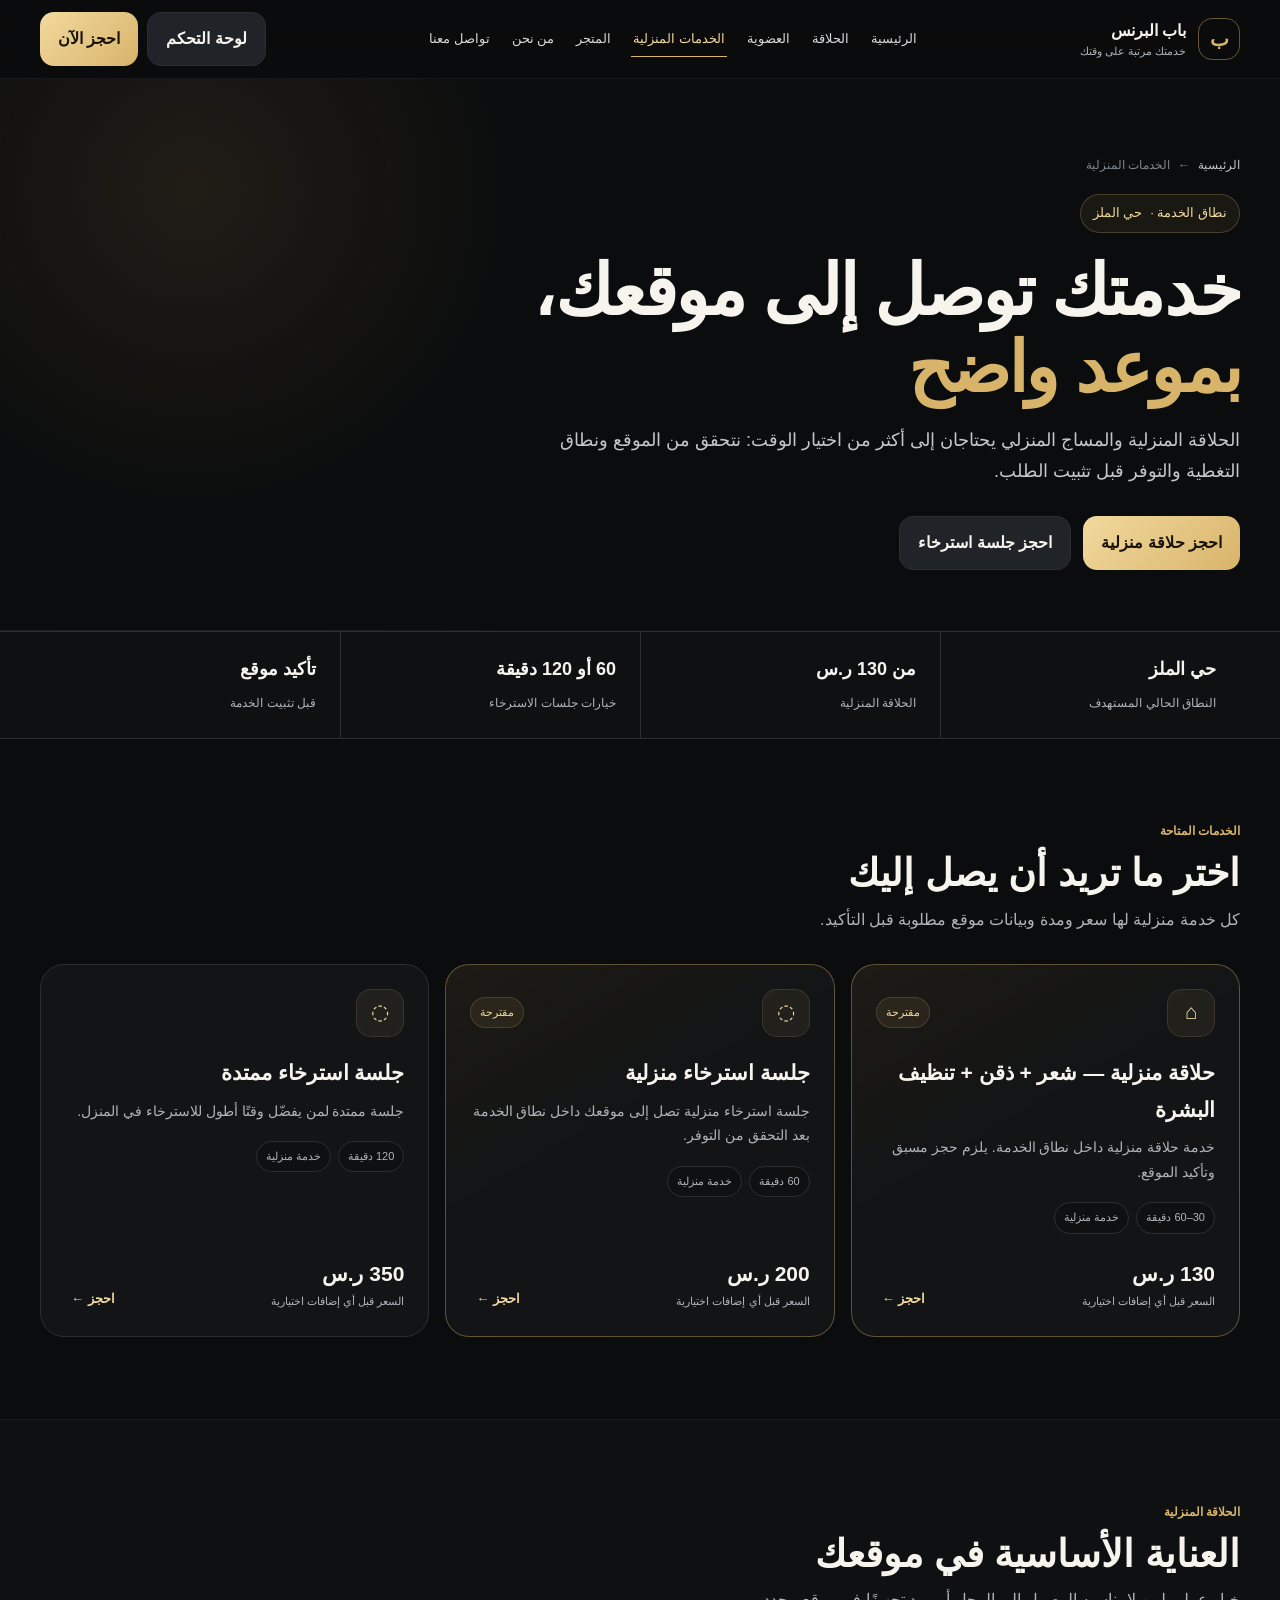
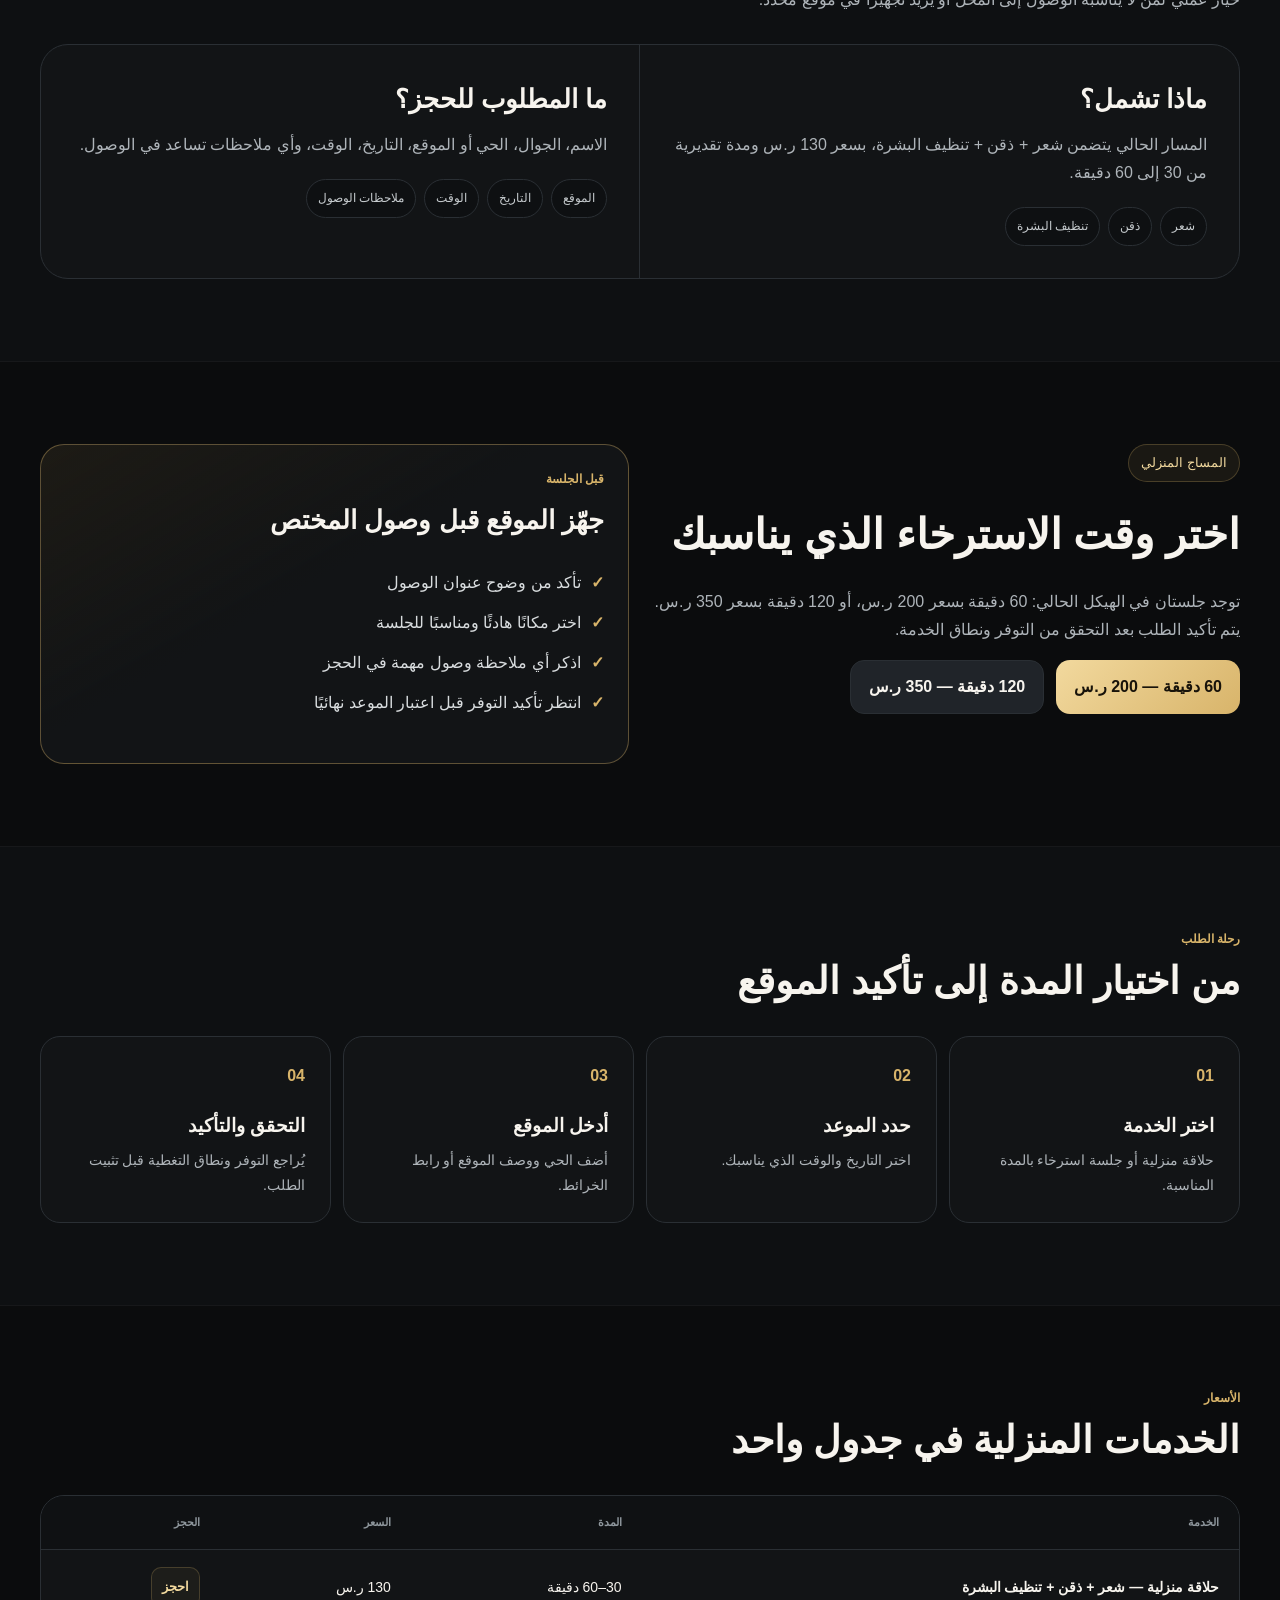
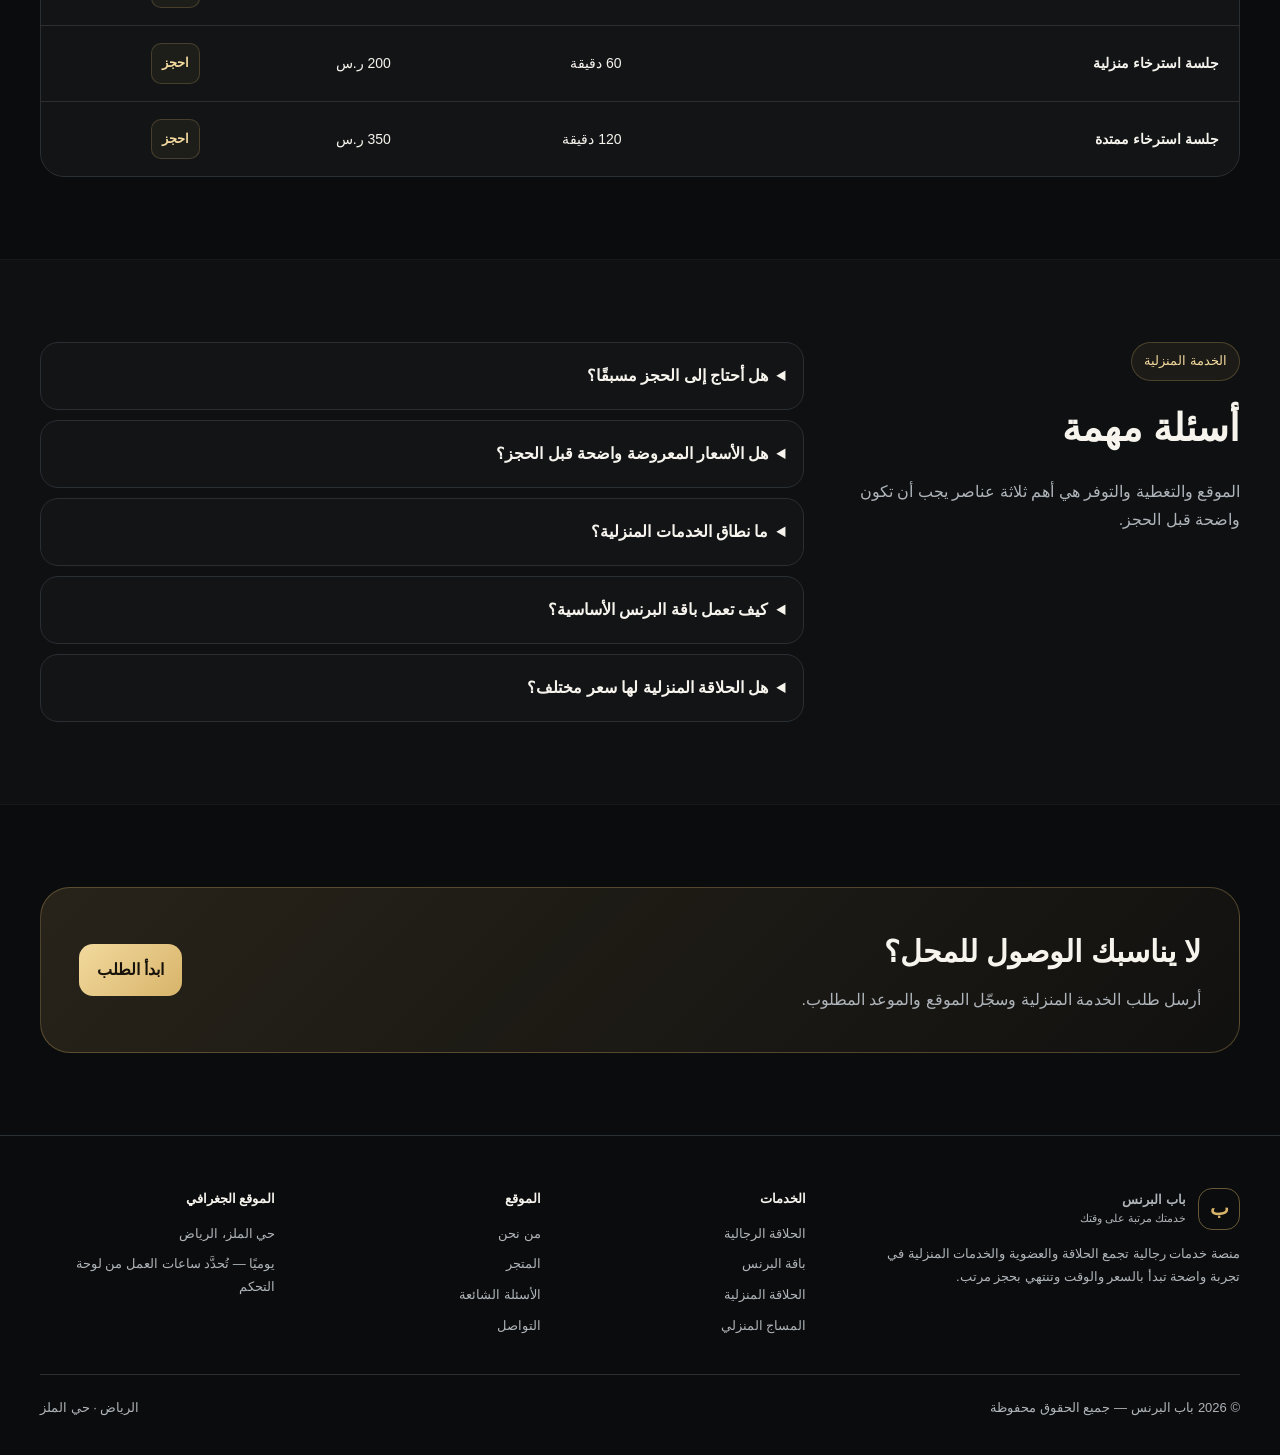
<file: home-services.html>
<!doctype html><html lang="ar" dir="rtl"><head><meta charset="utf-8"><meta name="viewport" content="width=device-width,initial-scale=1"><meta name="description" content="الحلاقة والمساج المنزلي في حي الملز بالرياض."><title>الخدمات المنزلية | باب البرنس</title><link rel="stylesheet" href="styles.css"></head><body data-page="home-services"><header class="site-header"><div class="container nav">
<a class="brand" href="index.html"><span class="brand-mark">ب</span><span><span data-brand-name>باب البرنس</span><small data-brand-tagline>خدمتك مرتبة على وقتك</small></span></a>
<nav class="nav-links">
<a data-nav="home" href="index.html">الرئيسية</a><a data-nav="services" href="services.html">الحلاقة</a><a data-nav="membership" href="membership.html">العضوية</a><a data-nav="home-services" href="home-services.html">الخدمات المنزلية</a><a data-nav="shop" href="shop.html">المتجر</a><a data-nav="about" href="about.html">من نحن</a><a data-nav="contact" href="contact.html">تواصل معنا</a>
</nav><div class="nav-actions"><a class="btn btn-secondary" href="admin.html">لوحة التحكم</a><button class="btn btn-primary" data-book>احجز الآن</button></div>
</div></header><main><section class="page-hero"><div class="container"><div class="wrap"><div class="breadcrumbs"><a href="index.html">الرئيسية</a><span>←</span><span>الخدمات المنزلية</span></div><span class="eyebrow">نطاق الخدمة · <span data-home-district>حي الملز</span></span><h1>خدمتك توصل إلى موقعك، <span>بموعد واضح</span></h1><p>الحلاقة المنزلية والمساج المنزلي يحتاجان إلى أكثر من اختيار الوقت: نتحقق من الموقع ونطاق التغطية والتوفر قبل تثبيت الطلب.</p><div class="hero-actions"><button class="btn btn-primary" data-service="home-barber">احجز حلاقة منزلية</button><button class="btn btn-secondary" data-service="massage-60">احجز جلسة استرخاء</button></div></div></div></section>
<section class="trust-strip"><div class="container trust-grid"><div class="trust-item"><b data-home-district>حي الملز</b><span>النطاق الحالي المستهدف</span></div><div class="trust-item"><b>من 130 ر.س</b><span>الحلاقة المنزلية</span></div><div class="trust-item"><b>60 أو 120 دقيقة</b><span>خيارات جلسات الاسترخاء</span></div><div class="trust-item"><b>تأكيد موقع</b><span>قبل تثبيت الخدمة</span></div></div></section>
<section class="section"><div class="container"><div class="section-head"><div><div class="section-label">الخدمات المتاحة</div><h2>اختر ما تريد أن يصل إليك</h2><p>كل خدمة منزلية لها سعر ومدة وبيانات موقع مطلوبة قبل التأكيد.</p></div></div><div id="homeServicesGrid" class="grid grid-3"></div></div></section>
<section class="section alt"><div class="container"><div class="section-head"><div><div class="section-label">الحلاقة المنزلية</div><h2>العناية الأساسية في موقعك</h2><p>خيار عملي لمن لا يناسبه الوصول إلى المحل أو يريد تجهيزًا في موقع محدد.</p></div></div><div class="info-band"><div><h3>ماذا تشمل؟</h3><p>المسار الحالي يتضمن شعر + ذقن + تنظيف البشرة، بسعر 130 ر.س ومدة تقديرية من 30 إلى 60 دقيقة.</p><div class="pill-list"><span class="pill">شعر</span><span class="pill">ذقن</span><span class="pill">تنظيف البشرة</span></div></div><div><h3>ما المطلوب للحجز؟</h3><p>الاسم، الجوال، الحي أو الموقع، التاريخ، الوقت، وأي ملاحظات تساعد في الوصول.</p><div class="pill-list"><span class="pill">الموقع</span><span class="pill">التاريخ</span><span class="pill">الوقت</span><span class="pill">ملاحظات الوصول</span></div></div></div></div></section>
<section class="section" id="massage"><div class="container split"><div><span class="eyebrow">المساج المنزلي</span><h2 style="font-size:42px;margin:16px 0 12px">اختر وقت الاسترخاء الذي يناسبك</h2><p class="muted">توجد جلستان في الهيكل الحالي: 60 دقيقة بسعر 200 ر.س، أو 120 دقيقة بسعر 350 ر.س. يتم تأكيد الطلب بعد التحقق من التوفر ونطاق الخدمة.</p><div class="hero-actions"><button class="btn btn-primary" data-service="massage-60">60 دقيقة — 200 ر.س</button><button class="btn btn-secondary" data-service="massage-120">120 دقيقة — 350 ر.س</button></div></div><div class="card featured"><div class="section-label">قبل الجلسة</div><h3 style="font-size:26px;margin-top:5px">جهّز الموقع قبل وصول المختص</h3><div class="check-list"><div><b>✓</b> تأكد من وضوح عنوان الوصول</div><div><b>✓</b> اختر مكانًا هادئًا ومناسبًا للجلسة</div><div><b>✓</b> اذكر أي ملاحظة وصول مهمة في الحجز</div><div><b>✓</b> انتظر تأكيد التوفر قبل اعتبار الموعد نهائيًا</div></div></div></div></section>
<section class="section alt"><div class="container"><div class="section-head"><div><div class="section-label">رحلة الطلب</div><h2>من اختيار المدة إلى تأكيد الموقع</h2></div></div><div class="steps"><div class="step"><h3>اختر الخدمة</h3><p>حلاقة منزلية أو جلسة استرخاء بالمدة المناسبة.</p></div><div class="step"><h3>حدد الموعد</h3><p>اختر التاريخ والوقت الذي يناسبك.</p></div><div class="step"><h3>أدخل الموقع</h3><p>أضف الحي ووصف الموقع أو رابط الخرائط.</p></div><div class="step"><h3>التحقق والتأكيد</h3><p>يُراجع التوفر ونطاق التغطية قبل تثبيت الطلب.</p></div></div></div></section>
<section class="section"><div class="container"><div class="section-head"><div><div class="section-label">الأسعار</div><h2>الخدمات المنزلية في جدول واحد</h2></div></div><div class="table-card"><div class="table-wrap"><table class="public-table"><thead><tr><th>الخدمة</th><th>المدة</th><th>السعر</th><th>الحجز</th></tr></thead><tbody id="homePricingBody"></tbody></table></div></div></div></section>
<section class="section alt"><div class="container faq-grid"><aside class="faq-aside"><span class="eyebrow">الخدمة المنزلية</span><h2>أسئلة مهمة</h2><p>الموقع والتغطية والتوفر هي أهم ثلاثة عناصر يجب أن تكون واضحة قبل الحجز.</p></aside><div id="faqListCompact" class="faq"></div></div></section>
<section class="section"><div class="container"><div class="cta"><div><h2>لا يناسبك الوصول للمحل؟</h2><div class="muted">أرسل طلب الخدمة المنزلية وسجّل الموقع والموعد المطلوب.</div></div><button class="btn btn-primary" data-service="home-barber">ابدأ الطلب</button></div></div></section></main><footer class="footer"><div class="container"><div class="footer-main">
<div class="footer-brand"><a class="brand" href="index.html"><span class="brand-mark">ب</span><span><span data-brand-name>باب البرنس</span><small data-brand-tagline>خدمتك مرتبة على وقتك</small></span></a><p>منصة خدمات رجالية تجمع الحلاقة والعضوية والخدمات المنزلية في تجربة واضحة تبدأ بالسعر والوقت وتنتهي بحجز مرتب.</p></div>
<div><h4>الخدمات</h4><div class="footer-links"><a href="services.html">الحلاقة الرجالية</a><a href="membership.html">باقة البرنس</a><a href="home-services.html">الحلاقة المنزلية</a><a href="home-services.html#massage">المساج المنزلي</a></div></div>
<div><h4>الموقع</h4><div class="footer-links"><a href="about.html">من نحن</a><a href="shop.html">المتجر</a><a href="index.html#faq">الأسئلة الشائعة</a><a href="contact.html">التواصل</a></div></div>
<div><h4>الموقع الجغرافي</h4><div class="footer-links"><span data-address>حي الملز، الرياض</span><span data-hours>ساعات العمل</span></div></div>
</div><div class="footer-bottom"><div>© 2026 باب البرنس — جميع الحقوق محفوظة</div><div>الرياض · <span data-district>حي الملز</span></div></div></div></footer><div class="modal" id="bookingModal"><div class="modal-card"><div id="bookingFormWrap"><div class="modal-head"><div><div class="eyebrow">طلب حجز</div><h3>احجز خدمتك</h3></div><button class="close" type="button" data-close>×</button></div><form id="bookingForm"><div class="form-grid">
<div class="field full"><label>الخدمة</label><select id="serviceSelect" required></select></div><div class="field"><label>الاسم</label><input id="customerName" required placeholder="اسم العميل"></div><div class="field"><label>رقم الجوال</label><input id="customerPhone" required inputmode="tel" placeholder="05xxxxxxxx"></div><div class="field"><label>التاريخ</label><input id="bookingDate" type="date" required></div><div class="field"><label>الوقت</label><input id="bookingTime" type="time" required></div><div class="field full" id="locationField" hidden><label>الموقع / الحي</label><input id="customerLocation" placeholder="اكتب وصف الموقع أو رابط الخرائط"></div><div class="field full"><label>ملاحظات</label><textarea id="bookingNotes" rows="3" placeholder="أي ملاحظات مهمة قبل الموعد"></textarea></div>
</div><div class="form-actions"><button type="button" class="btn btn-secondary" data-close>إلغاء</button><button class="btn btn-primary" type="submit">تأكيد الطلب</button></div></form></div><div class="success-box" id="successBox"><div class="tick">✓</div><h3>تم تسجيل طلبك</h3><p class="muted" id="successText"></p><button class="btn btn-primary" data-close>إغلاق</button></div></div></div><script src="site-data.js"></script><script src="app.js"></script></body></html>
</file>
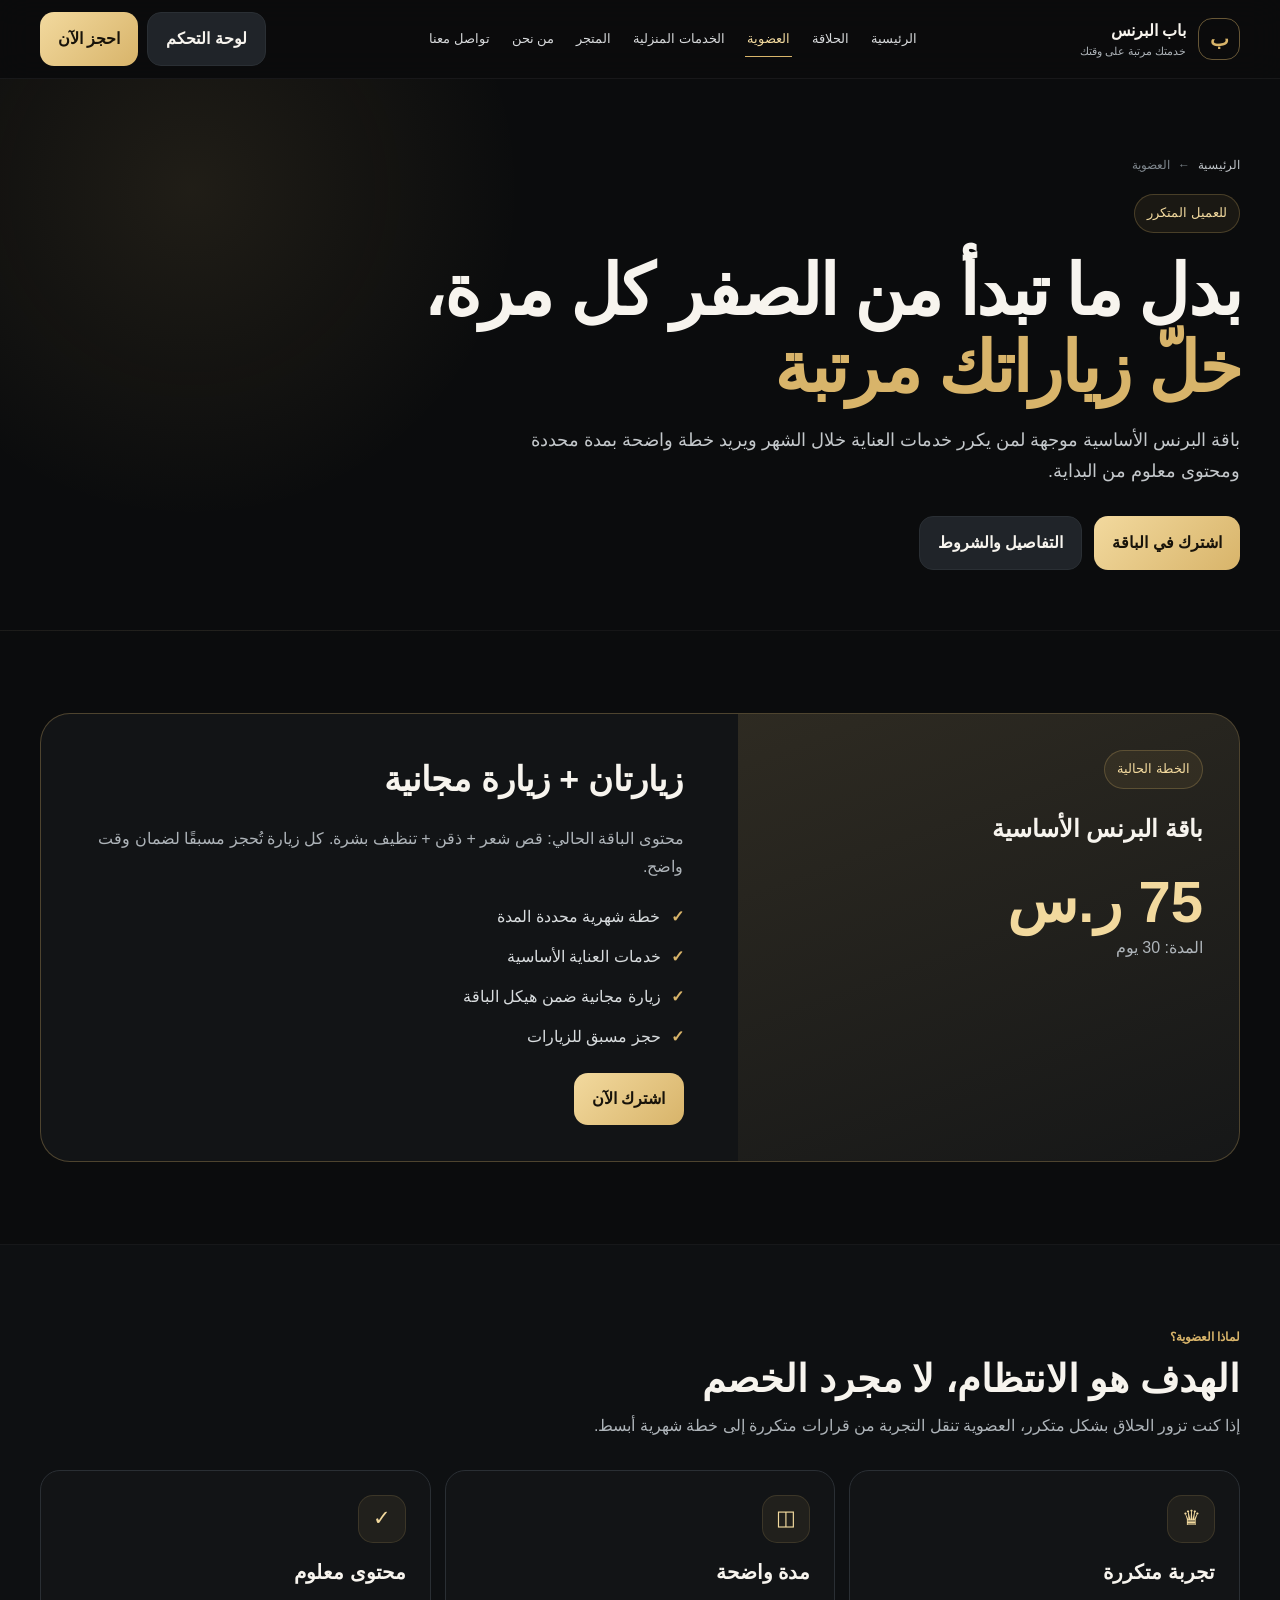
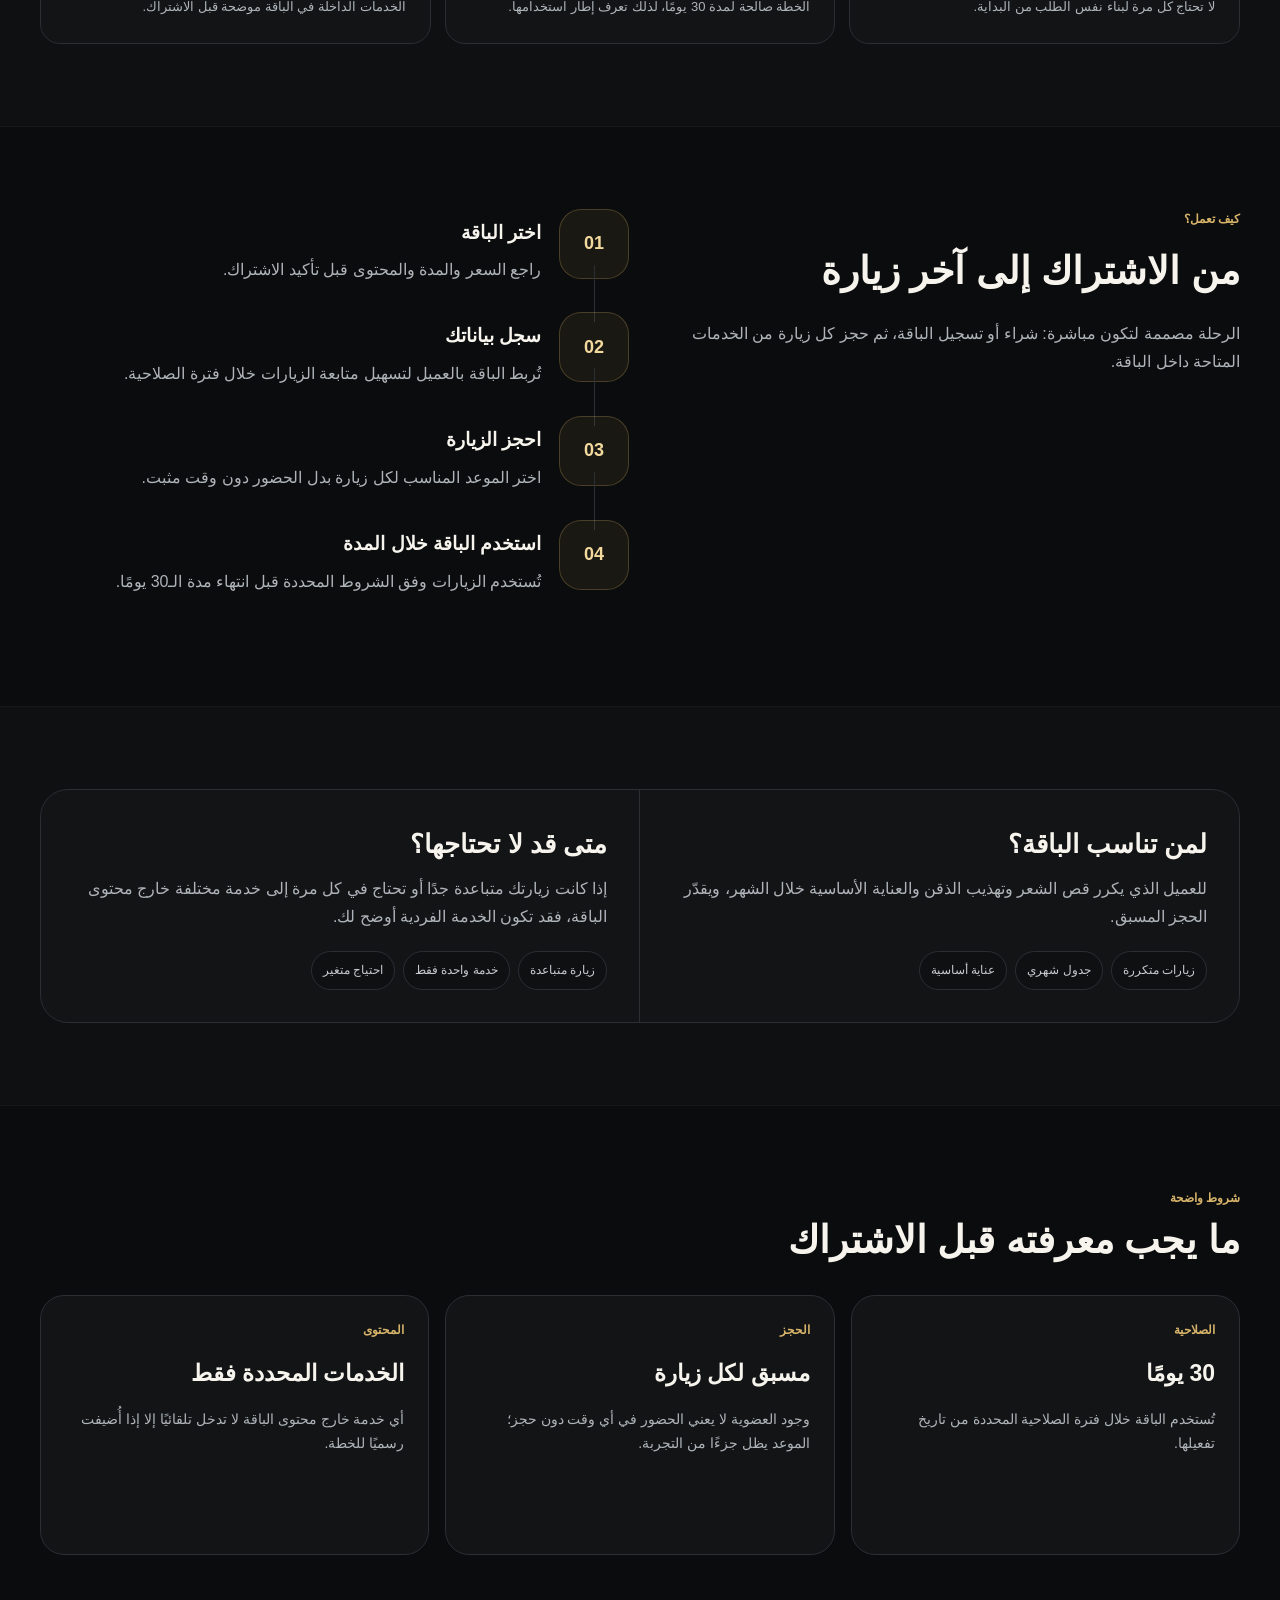
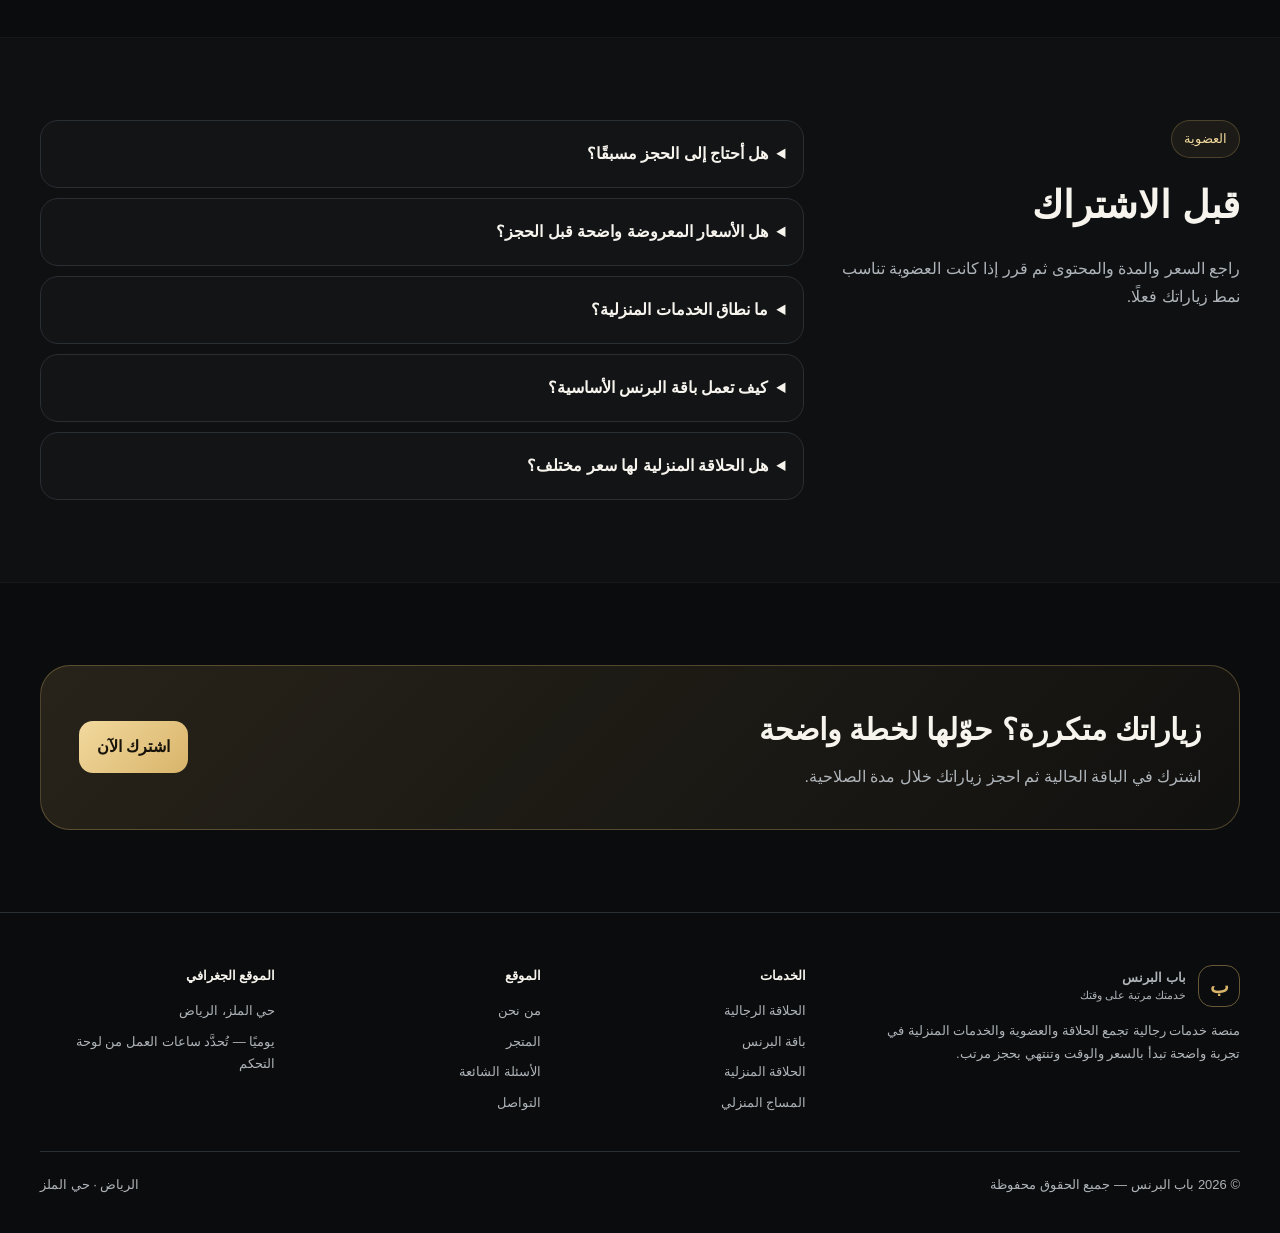
<file: membership.html>
<!doctype html><html lang="ar" dir="rtl"><head><meta charset="utf-8"><meta name="viewport" content="width=device-width,initial-scale=1"><meta name="description" content="تفاصيل باقة البرنس الأساسية والاشتراك الشهري."><title>باقة البرنس والعضوية | باب البرنس</title><link rel="stylesheet" href="styles.css"></head><body data-page="membership"><header class="site-header"><div class="container nav">
<a class="brand" href="index.html"><span class="brand-mark">ب</span><span><span data-brand-name>باب البرنس</span><small data-brand-tagline>خدمتك مرتبة على وقتك</small></span></a>
<nav class="nav-links">
<a data-nav="home" href="index.html">الرئيسية</a><a data-nav="services" href="services.html">الحلاقة</a><a data-nav="membership" href="membership.html">العضوية</a><a data-nav="home-services" href="home-services.html">الخدمات المنزلية</a><a data-nav="shop" href="shop.html">المتجر</a><a data-nav="about" href="about.html">من نحن</a><a data-nav="contact" href="contact.html">تواصل معنا</a>
</nav><div class="nav-actions"><a class="btn btn-secondary" href="admin.html">لوحة التحكم</a><button class="btn btn-primary" data-book>احجز الآن</button></div>
</div></header><main><section class="page-hero"><div class="container"><div class="wrap"><div class="breadcrumbs"><a href="index.html">الرئيسية</a><span>←</span><span>العضوية</span></div><span class="eyebrow">للعميل المتكرر</span><h1>بدل ما تبدأ من الصفر كل مرة، <span>خلّ زياراتك مرتبة</span></h1><p>باقة البرنس الأساسية موجهة لمن يكرر خدمات العناية خلال الشهر ويريد خطة واضحة بمدة محددة ومحتوى معلوم من البداية.</p><div class="hero-actions"><button class="btn btn-primary" data-package="prince-basic">اشترك في الباقة</button><a class="btn btn-secondary" href="#details">التفاصيل والشروط</a></div></div></div></section>
<section class="section"><div class="container"><div class="membership"><div class="membership-side"><span class="eyebrow">الخطة الحالية</span><h2 data-package-name>باقة البرنس الأساسية</h2><div class="big" data-package-price>75 ر.س</div><div class="muted">المدة: <span data-package-period>30 يوم</span></div></div><div class="membership-main"><h2 data-package-visits>زيارتان + زيارة مجانية</h2><p class="muted">محتوى الباقة الحالي: <span data-package-includes>قص شعر + ذقن + تنظيف بشرة</span>. كل زيارة تُحجز مسبقًا لضمان وقت واضح.</p><div class="check-list"><div><b>✓</b> خطة شهرية محددة المدة</div><div><b>✓</b> خدمات العناية الأساسية</div><div><b>✓</b> زيارة مجانية ضمن هيكل الباقة</div><div><b>✓</b> حجز مسبق للزيارات</div></div><button class="btn btn-primary" data-package="prince-basic">اشترك الآن</button></div></div></div></section>
<section class="section alt"><div class="container"><div class="section-head"><div><div class="section-label">لماذا العضوية؟</div><h2>الهدف هو الانتظام، لا مجرد الخصم</h2><p>إذا كنت تزور الحلاق بشكل متكرر، العضوية تنقل التجربة من قرارات متكررة إلى خطة شهرية أبسط.</p></div></div><div class="benefit-grid"><div class="benefit"><div class="icon-box">♛</div><b>تجربة متكررة</b><p>لا تحتاج كل مرة لبناء نفس الطلب من البداية.</p></div><div class="benefit"><div class="icon-box">◫</div><b>مدة واضحة</b><p>الخطة صالحة لمدة 30 يومًا، لذلك تعرف إطار استخدامها.</p></div><div class="benefit"><div class="icon-box">✓</div><b>محتوى معلوم</b><p>الخدمات الداخلة في الباقة موضحة قبل الاشتراك.</p></div></div></div></section>
<section class="section" id="details"><div class="container split"><div><div class="section-label">كيف تعمل؟</div><h2 style="font-size:38px;margin:0 0 14px">من الاشتراك إلى آخر زيارة</h2><p class="muted">الرحلة مصممة لتكون مباشرة: شراء أو تسجيل الباقة، ثم حجز كل زيارة من الخدمات المتاحة داخل الباقة.</p></div><div class="timeline"><div class="timeline-item"><div class="timeline-no">01</div><div class="timeline-copy"><h3>اختر الباقة</h3><p>راجع السعر والمدة والمحتوى قبل تأكيد الاشتراك.</p></div></div><div class="timeline-item"><div class="timeline-no">02</div><div class="timeline-copy"><h3>سجل بياناتك</h3><p>تُربط الباقة بالعميل لتسهيل متابعة الزيارات خلال فترة الصلاحية.</p></div></div><div class="timeline-item"><div class="timeline-no">03</div><div class="timeline-copy"><h3>احجز الزيارة</h3><p>اختر الموعد المناسب لكل زيارة بدل الحضور دون وقت مثبت.</p></div></div><div class="timeline-item"><div class="timeline-no">04</div><div class="timeline-copy"><h3>استخدم الباقة خلال المدة</h3><p>تُستخدم الزيارات وفق الشروط المحددة قبل انتهاء مدة الـ30 يومًا.</p></div></div></div></div></section>
<section class="section alt"><div class="container"><div class="info-band"><div><h3>لمن تناسب الباقة؟</h3><p>للعميل الذي يكرر قص الشعر وتهذيب الذقن والعناية الأساسية خلال الشهر، ويقدّر الحجز المسبق.</p><div class="pill-list"><span class="pill">زيارات متكررة</span><span class="pill">جدول شهري</span><span class="pill">عناية أساسية</span></div></div><div><h3>متى قد لا تحتاجها؟</h3><p>إذا كانت زيارتك متباعدة جدًا أو تحتاج في كل مرة إلى خدمة مختلفة خارج محتوى الباقة، فقد تكون الخدمة الفردية أوضح لك.</p><div class="pill-list"><span class="pill">زيارة متباعدة</span><span class="pill">خدمة واحدة فقط</span><span class="pill">احتياج متغير</span></div></div></div></div></section>
<section class="section"><div class="container"><div class="section-head"><div><div class="section-label">شروط واضحة</div><h2>ما يجب معرفته قبل الاشتراك</h2></div></div><div class="grid grid-3"><article class="card guide-card"><div class="kicker">الصلاحية</div><h3>30 يومًا</h3><p>تُستخدم الباقة خلال فترة الصلاحية المحددة من تاريخ تفعيلها.</p></article><article class="card guide-card"><div class="kicker">الحجز</div><h3>مسبق لكل زيارة</h3><p>وجود العضوية لا يعني الحضور في أي وقت دون حجز؛ الموعد يظل جزءًا من التجربة.</p></article><article class="card guide-card"><div class="kicker">المحتوى</div><h3>الخدمات المحددة فقط</h3><p>أي خدمة خارج محتوى الباقة لا تدخل تلقائيًا إلا إذا أُضيفت رسميًا للخطة.</p></article></div></div></section>
<section class="section alt"><div class="container faq-grid"><aside class="faq-aside"><span class="eyebrow">العضوية</span><h2>قبل الاشتراك</h2><p>راجع السعر والمدة والمحتوى ثم قرر إذا كانت العضوية تناسب نمط زياراتك فعلًا.</p></aside><div id="faqListCompact" class="faq"></div></div></section>
<section class="section"><div class="container"><div class="cta"><div><h2>زياراتك متكررة؟ حوّلها لخطة واضحة</h2><div class="muted">اشترك في الباقة الحالية ثم احجز زياراتك خلال مدة الصلاحية.</div></div><button class="btn btn-primary" data-package="prince-basic">اشترك الآن</button></div></div></section></main><footer class="footer"><div class="container"><div class="footer-main">
<div class="footer-brand"><a class="brand" href="index.html"><span class="brand-mark">ب</span><span><span data-brand-name>باب البرنس</span><small data-brand-tagline>خدمتك مرتبة على وقتك</small></span></a><p>منصة خدمات رجالية تجمع الحلاقة والعضوية والخدمات المنزلية في تجربة واضحة تبدأ بالسعر والوقت وتنتهي بحجز مرتب.</p></div>
<div><h4>الخدمات</h4><div class="footer-links"><a href="services.html">الحلاقة الرجالية</a><a href="membership.html">باقة البرنس</a><a href="home-services.html">الحلاقة المنزلية</a><a href="home-services.html#massage">المساج المنزلي</a></div></div>
<div><h4>الموقع</h4><div class="footer-links"><a href="about.html">من نحن</a><a href="shop.html">المتجر</a><a href="index.html#faq">الأسئلة الشائعة</a><a href="contact.html">التواصل</a></div></div>
<div><h4>الموقع الجغرافي</h4><div class="footer-links"><span data-address>حي الملز، الرياض</span><span data-hours>ساعات العمل</span></div></div>
</div><div class="footer-bottom"><div>© 2026 باب البرنس — جميع الحقوق محفوظة</div><div>الرياض · <span data-district>حي الملز</span></div></div></div></footer><div class="modal" id="bookingModal"><div class="modal-card"><div id="bookingFormWrap"><div class="modal-head"><div><div class="eyebrow">طلب حجز</div><h3>احجز خدمتك</h3></div><button class="close" type="button" data-close>×</button></div><form id="bookingForm"><div class="form-grid">
<div class="field full"><label>الخدمة</label><select id="serviceSelect" required></select></div><div class="field"><label>الاسم</label><input id="customerName" required placeholder="اسم العميل"></div><div class="field"><label>رقم الجوال</label><input id="customerPhone" required inputmode="tel" placeholder="05xxxxxxxx"></div><div class="field"><label>التاريخ</label><input id="bookingDate" type="date" required></div><div class="field"><label>الوقت</label><input id="bookingTime" type="time" required></div><div class="field full" id="locationField" hidden><label>الموقع / الحي</label><input id="customerLocation" placeholder="اكتب وصف الموقع أو رابط الخرائط"></div><div class="field full"><label>ملاحظات</label><textarea id="bookingNotes" rows="3" placeholder="أي ملاحظات مهمة قبل الموعد"></textarea></div>
</div><div class="form-actions"><button type="button" class="btn btn-secondary" data-close>إلغاء</button><button class="btn btn-primary" type="submit">تأكيد الطلب</button></div></form></div><div class="success-box" id="successBox"><div class="tick">✓</div><h3>تم تسجيل طلبك</h3><p class="muted" id="successText"></p><button class="btn btn-primary" data-close>إغلاق</button></div></div></div><script src="site-data.js"></script><script src="app.js"></script></body></html>
</file>
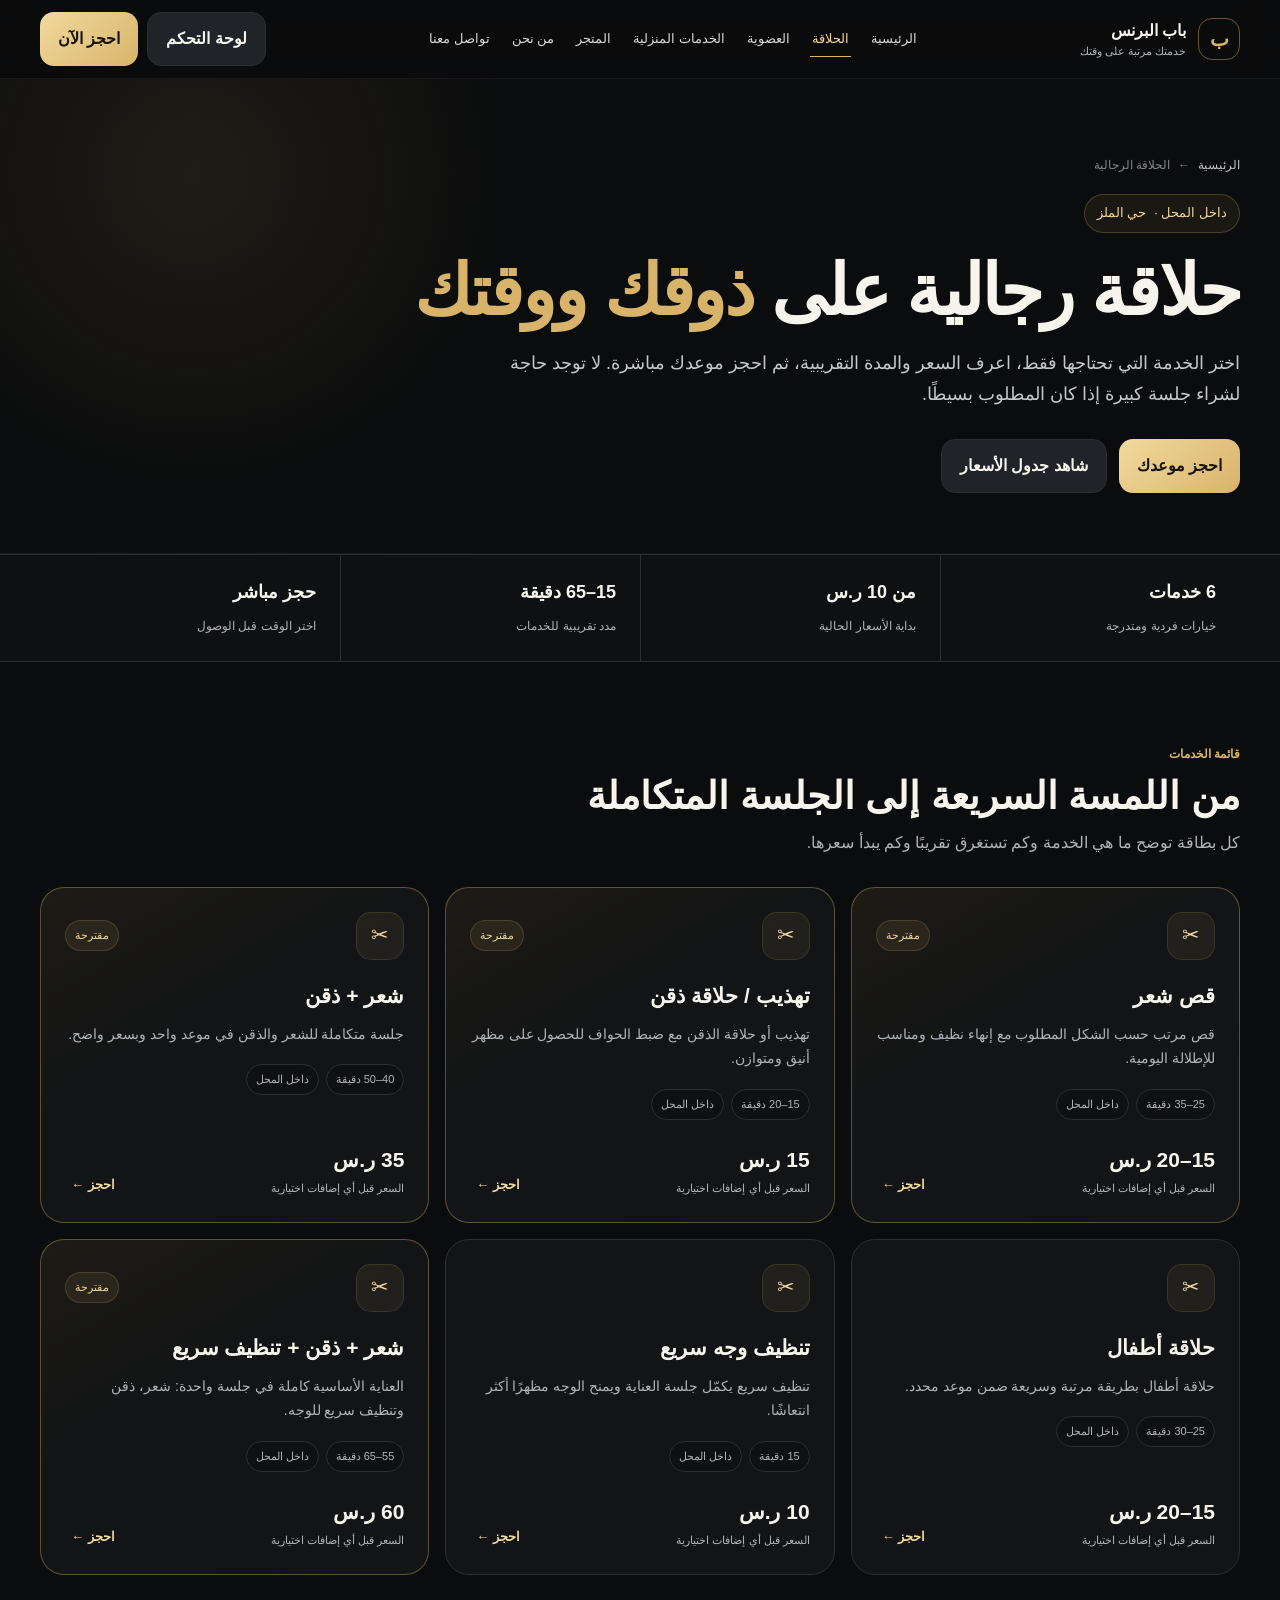
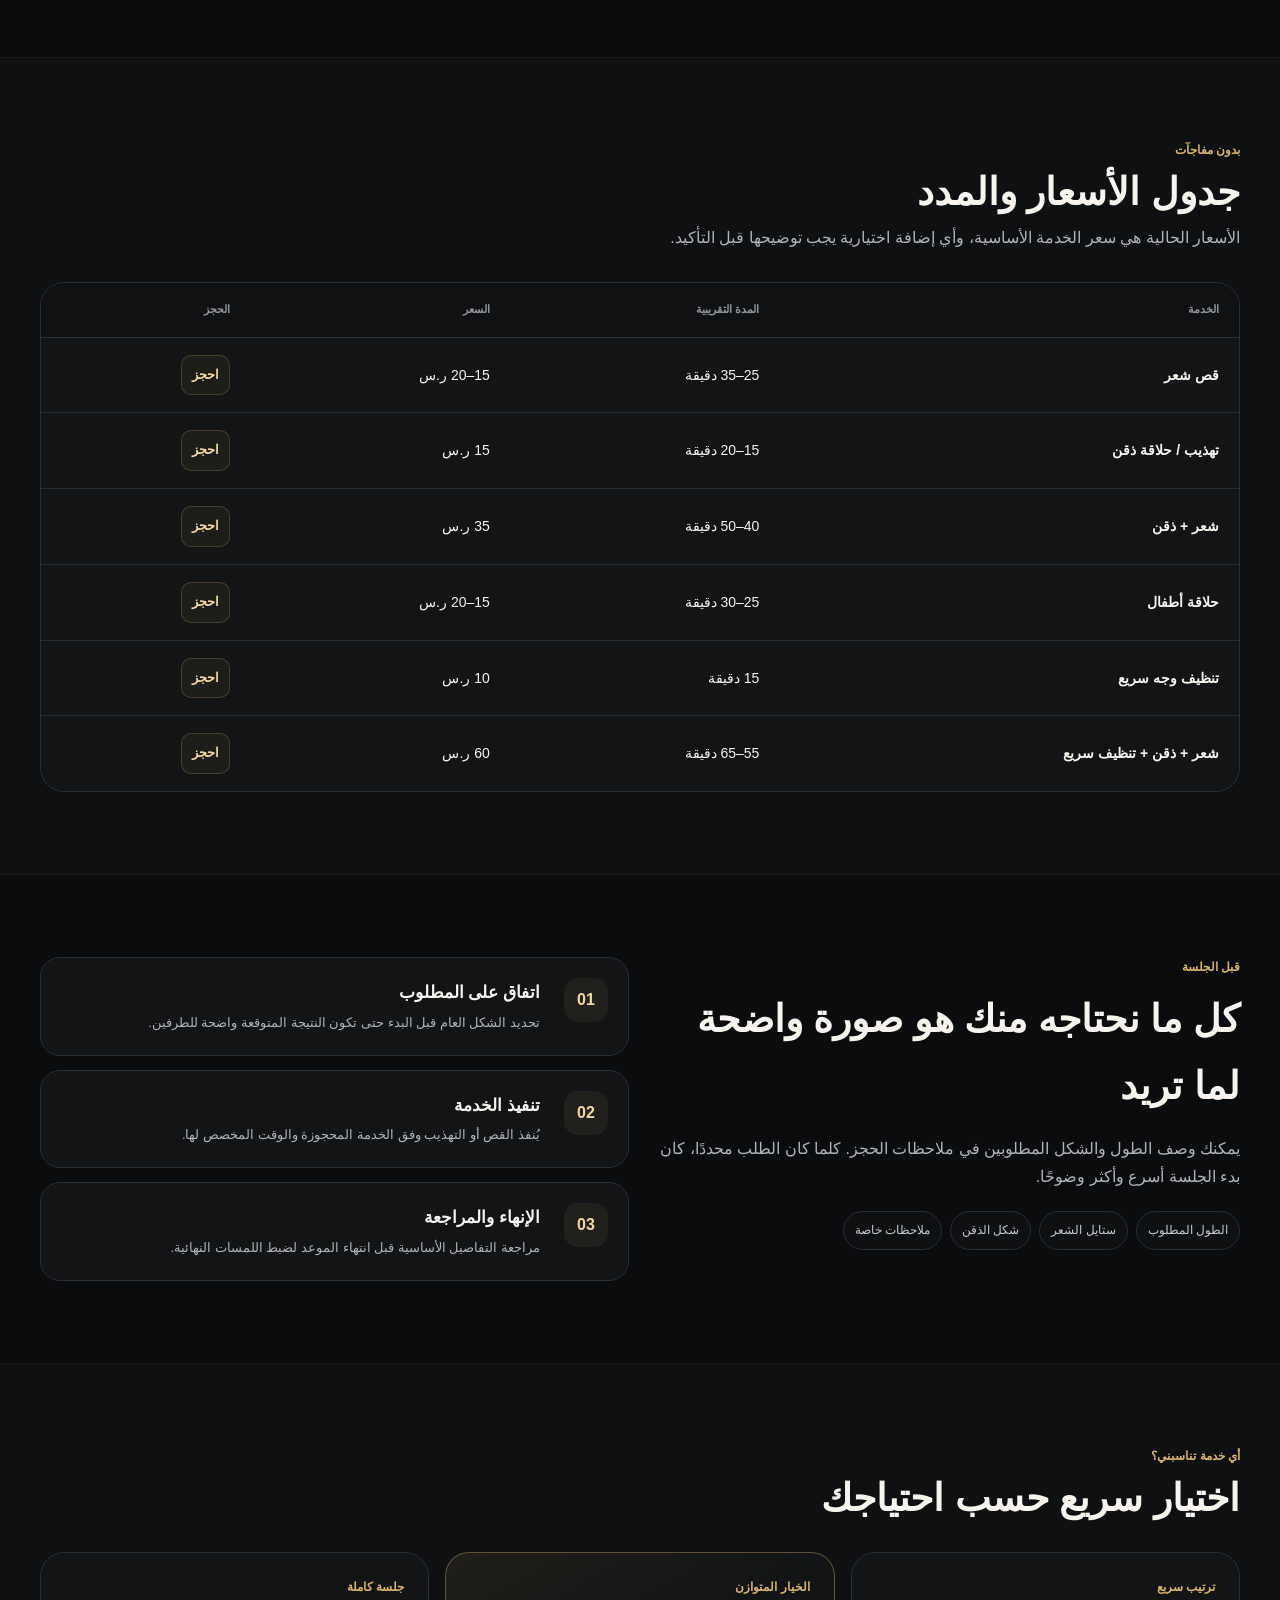
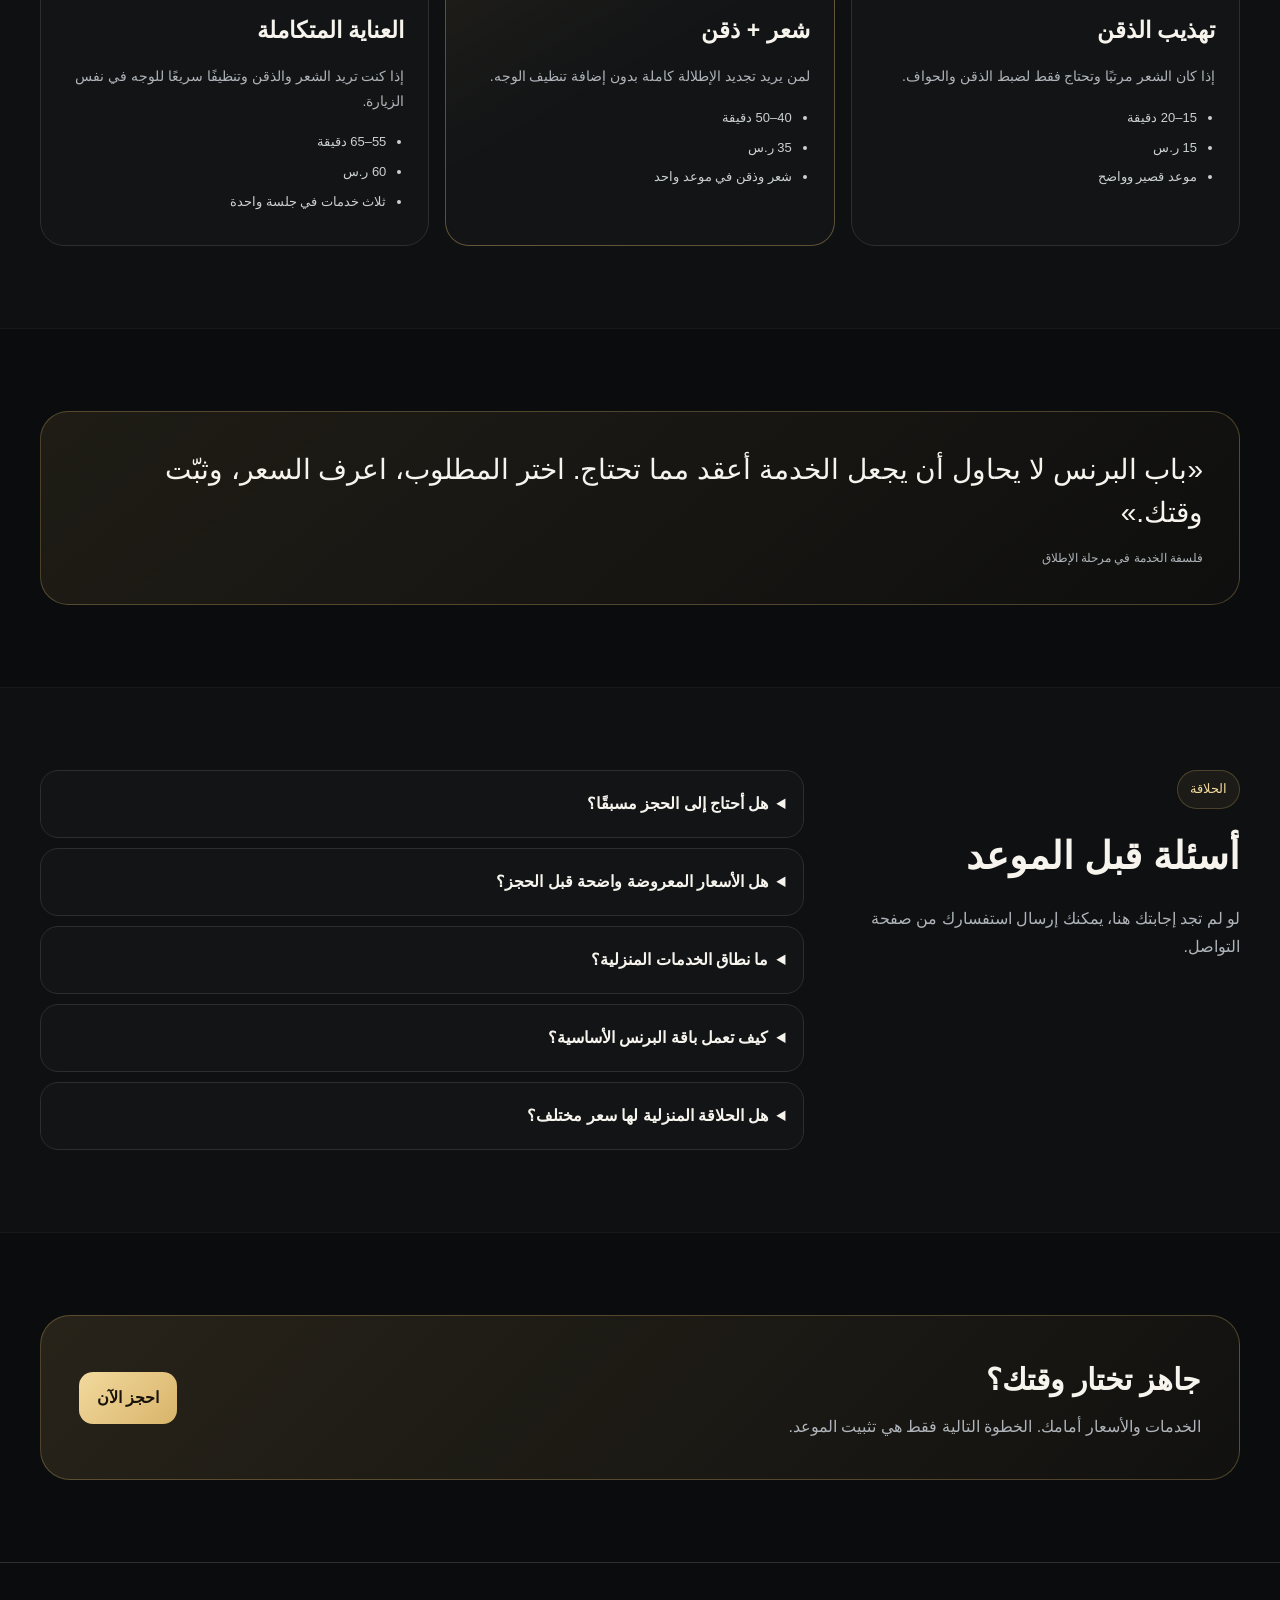
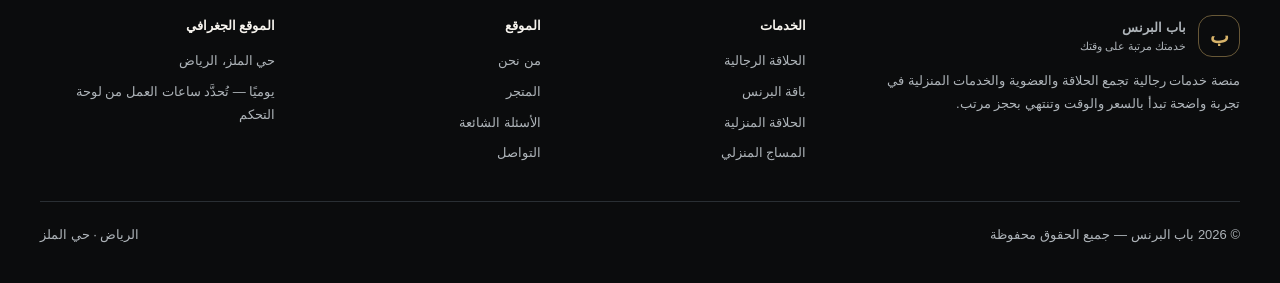
<file: services.html>
<!doctype html><html lang="ar" dir="rtl"><head><meta charset="utf-8"><meta name="viewport" content="width=device-width,initial-scale=1"><meta name="description" content="خدمات الحلاقة الرجالية والأسعار والمدد في باب البرنس بحي الملز."><title>الحلاقة الرجالية | باب البرنس</title><link rel="stylesheet" href="styles.css"></head><body data-page="services"><header class="site-header"><div class="container nav">
<a class="brand" href="index.html"><span class="brand-mark">ب</span><span><span data-brand-name>باب البرنس</span><small data-brand-tagline>خدمتك مرتبة على وقتك</small></span></a>
<nav class="nav-links">
<a data-nav="home" href="index.html">الرئيسية</a><a data-nav="services" href="services.html">الحلاقة</a><a data-nav="membership" href="membership.html">العضوية</a><a data-nav="home-services" href="home-services.html">الخدمات المنزلية</a><a data-nav="shop" href="shop.html">المتجر</a><a data-nav="about" href="about.html">من نحن</a><a data-nav="contact" href="contact.html">تواصل معنا</a>
</nav><div class="nav-actions"><a class="btn btn-secondary" href="admin.html">لوحة التحكم</a><button class="btn btn-primary" data-book>احجز الآن</button></div>
</div></header><main><section class="page-hero"><div class="container"><div class="wrap"><div class="breadcrumbs"><a href="index.html">الرئيسية</a><span>←</span><span>الحلاقة الرجالية</span></div><span class="eyebrow">داخل المحل · <span data-district>حي الملز</span></span><h1>حلاقة رجالية على <span>ذوقك ووقتك</span></h1><p>اختر الخدمة التي تحتاجها فقط، اعرف السعر والمدة التقريبية، ثم احجز موعدك مباشرة. لا توجد حاجة لشراء جلسة كبيرة إذا كان المطلوب بسيطًا.</p><div class="hero-actions"><button class="btn btn-primary" data-book>احجز موعدك</button><a class="btn btn-secondary" href="#prices">شاهد جدول الأسعار</a></div></div></div></section>
<section class="trust-strip"><div class="container trust-grid"><div class="trust-item"><b>6 خدمات</b><span>خيارات فردية ومتدرجة</span></div><div class="trust-item"><b>من 10 ر.س</b><span>بداية الأسعار الحالية</span></div><div class="trust-item"><b>15–65 دقيقة</b><span>مدد تقريبية للخدمات</span></div><div class="trust-item"><b>حجز مباشر</b><span>اختر الوقت قبل الوصول</span></div></div></section>
<section class="section"><div class="container"><div class="section-head"><div><div class="section-label">قائمة الخدمات</div><h2>من اللمسة السريعة إلى الجلسة المتكاملة</h2><p>كل بطاقة توضح ما هي الخدمة وكم تستغرق تقريبًا وكم يبدأ سعرها.</p></div></div><div id="allServicesGrid" class="grid grid-3"></div></div></section>
<section class="section alt" id="prices"><div class="container"><div class="section-head"><div><div class="section-label">بدون مفاجآت</div><h2>جدول الأسعار والمدد</h2><p>الأسعار الحالية هي سعر الخدمة الأساسية، وأي إضافة اختيارية يجب توضيحها قبل التأكيد.</p></div></div><div class="table-card"><div class="table-wrap"><table class="public-table"><thead><tr><th>الخدمة</th><th>المدة التقريبية</th><th>السعر</th><th>الحجز</th></tr></thead><tbody id="pricingBody"></tbody></table></div></div></div></section>
<section class="section"><div class="container split"><div><div class="section-label">قبل الجلسة</div><h2 style="font-size:38px;margin:0 0 12px">كل ما نحتاجه منك هو صورة واضحة لما تريد</h2><p class="muted">يمكنك وصف الطول والشكل المطلوبين في ملاحظات الحجز. كلما كان الطلب محددًا، كان بدء الجلسة أسرع وأكثر وضوحًا.</p><div class="pill-list"><span class="pill">الطول المطلوب</span><span class="pill">ستايل الشعر</span><span class="pill">شكل الذقن</span><span class="pill">ملاحظات خاصة</span></div></div><div class="content-stack"><div class="feature-row"><div class="num">01</div><div><h3>اتفاق على المطلوب</h3><p>تحديد الشكل العام قبل البدء حتى تكون النتيجة المتوقعة واضحة للطرفين.</p></div></div><div class="feature-row"><div class="num">02</div><div><h3>تنفيذ الخدمة</h3><p>يُنفذ القص أو التهذيب وفق الخدمة المحجوزة والوقت المخصص لها.</p></div></div><div class="feature-row"><div class="num">03</div><div><h3>الإنهاء والمراجعة</h3><p>مراجعة التفاصيل الأساسية قبل انتهاء الموعد لضبط اللمسات النهائية.</p></div></div></div></div></section>
<section class="section alt"><div class="container"><div class="section-head"><div><div class="section-label">أي خدمة تناسبني؟</div><h2>اختيار سريع حسب احتياجك</h2></div></div><div class="grid grid-3"><article class="card guide-card"><div class="kicker">ترتيب سريع</div><h3>تهذيب الذقن</h3><p>إذا كان الشعر مرتبًا وتحتاج فقط لضبط الذقن والحواف.</p><ul><li>15–20 دقيقة</li><li>15 ر.س</li><li>موعد قصير وواضح</li></ul></article><article class="card guide-card featured"><div class="kicker">الخيار المتوازن</div><h3>شعر + ذقن</h3><p>لمن يريد تجديد الإطلالة كاملة بدون إضافة تنظيف الوجه.</p><ul><li>40–50 دقيقة</li><li>35 ر.س</li><li>شعر وذقن في موعد واحد</li></ul></article><article class="card guide-card"><div class="kicker">جلسة كاملة</div><h3>العناية المتكاملة</h3><p>إذا كنت تريد الشعر والذقن وتنظيفًا سريعًا للوجه في نفس الزيارة.</p><ul><li>55–65 دقيقة</li><li>60 ر.س</li><li>ثلاث خدمات في جلسة واحدة</li></ul></article></div></div></section>
<section class="section"><div class="container"><div class="quote-block">«باب البرنس لا يحاول أن يجعل الخدمة أعقد مما تحتاج. اختر المطلوب، اعرف السعر، وثبّت وقتك.»<small>فلسفة الخدمة في مرحلة الإطلاق</small></div></div></section>
<section class="section alt"><div class="container faq-grid"><aside class="faq-aside"><span class="eyebrow">الحلاقة</span><h2>أسئلة قبل الموعد</h2><p>لو لم تجد إجابتك هنا، يمكنك إرسال استفسارك من صفحة التواصل.</p></aside><div id="faqListCompact" class="faq"></div></div></section>
<section class="section"><div class="container"><div class="cta"><div><h2>جاهز تختار وقتك؟</h2><div class="muted">الخدمات والأسعار أمامك. الخطوة التالية فقط هي تثبيت الموعد.</div></div><button class="btn btn-primary" data-book>احجز الآن</button></div></div></section></main><footer class="footer"><div class="container"><div class="footer-main">
<div class="footer-brand"><a class="brand" href="index.html"><span class="brand-mark">ب</span><span><span data-brand-name>باب البرنس</span><small data-brand-tagline>خدمتك مرتبة على وقتك</small></span></a><p>منصة خدمات رجالية تجمع الحلاقة والعضوية والخدمات المنزلية في تجربة واضحة تبدأ بالسعر والوقت وتنتهي بحجز مرتب.</p></div>
<div><h4>الخدمات</h4><div class="footer-links"><a href="services.html">الحلاقة الرجالية</a><a href="membership.html">باقة البرنس</a><a href="home-services.html">الحلاقة المنزلية</a><a href="home-services.html#massage">المساج المنزلي</a></div></div>
<div><h4>الموقع</h4><div class="footer-links"><a href="about.html">من نحن</a><a href="shop.html">المتجر</a><a href="index.html#faq">الأسئلة الشائعة</a><a href="contact.html">التواصل</a></div></div>
<div><h4>الموقع الجغرافي</h4><div class="footer-links"><span data-address>حي الملز، الرياض</span><span data-hours>ساعات العمل</span></div></div>
</div><div class="footer-bottom"><div>© 2026 باب البرنس — جميع الحقوق محفوظة</div><div>الرياض · <span data-district>حي الملز</span></div></div></div></footer><div class="modal" id="bookingModal"><div class="modal-card"><div id="bookingFormWrap"><div class="modal-head"><div><div class="eyebrow">طلب حجز</div><h3>احجز خدمتك</h3></div><button class="close" type="button" data-close>×</button></div><form id="bookingForm"><div class="form-grid">
<div class="field full"><label>الخدمة</label><select id="serviceSelect" required></select></div><div class="field"><label>الاسم</label><input id="customerName" required placeholder="اسم العميل"></div><div class="field"><label>رقم الجوال</label><input id="customerPhone" required inputmode="tel" placeholder="05xxxxxxxx"></div><div class="field"><label>التاريخ</label><input id="bookingDate" type="date" required></div><div class="field"><label>الوقت</label><input id="bookingTime" type="time" required></div><div class="field full" id="locationField" hidden><label>الموقع / الحي</label><input id="customerLocation" placeholder="اكتب وصف الموقع أو رابط الخرائط"></div><div class="field full"><label>ملاحظات</label><textarea id="bookingNotes" rows="3" placeholder="أي ملاحظات مهمة قبل الموعد"></textarea></div>
</div><div class="form-actions"><button type="button" class="btn btn-secondary" data-close>إلغاء</button><button class="btn btn-primary" type="submit">تأكيد الطلب</button></div></form></div><div class="success-box" id="successBox"><div class="tick">✓</div><h3>تم تسجيل طلبك</h3><p class="muted" id="successText"></p><button class="btn btn-primary" data-close>إغلاق</button></div></div></div><script src="site-data.js"></script><script src="app.js"></script></body></html>
</file>
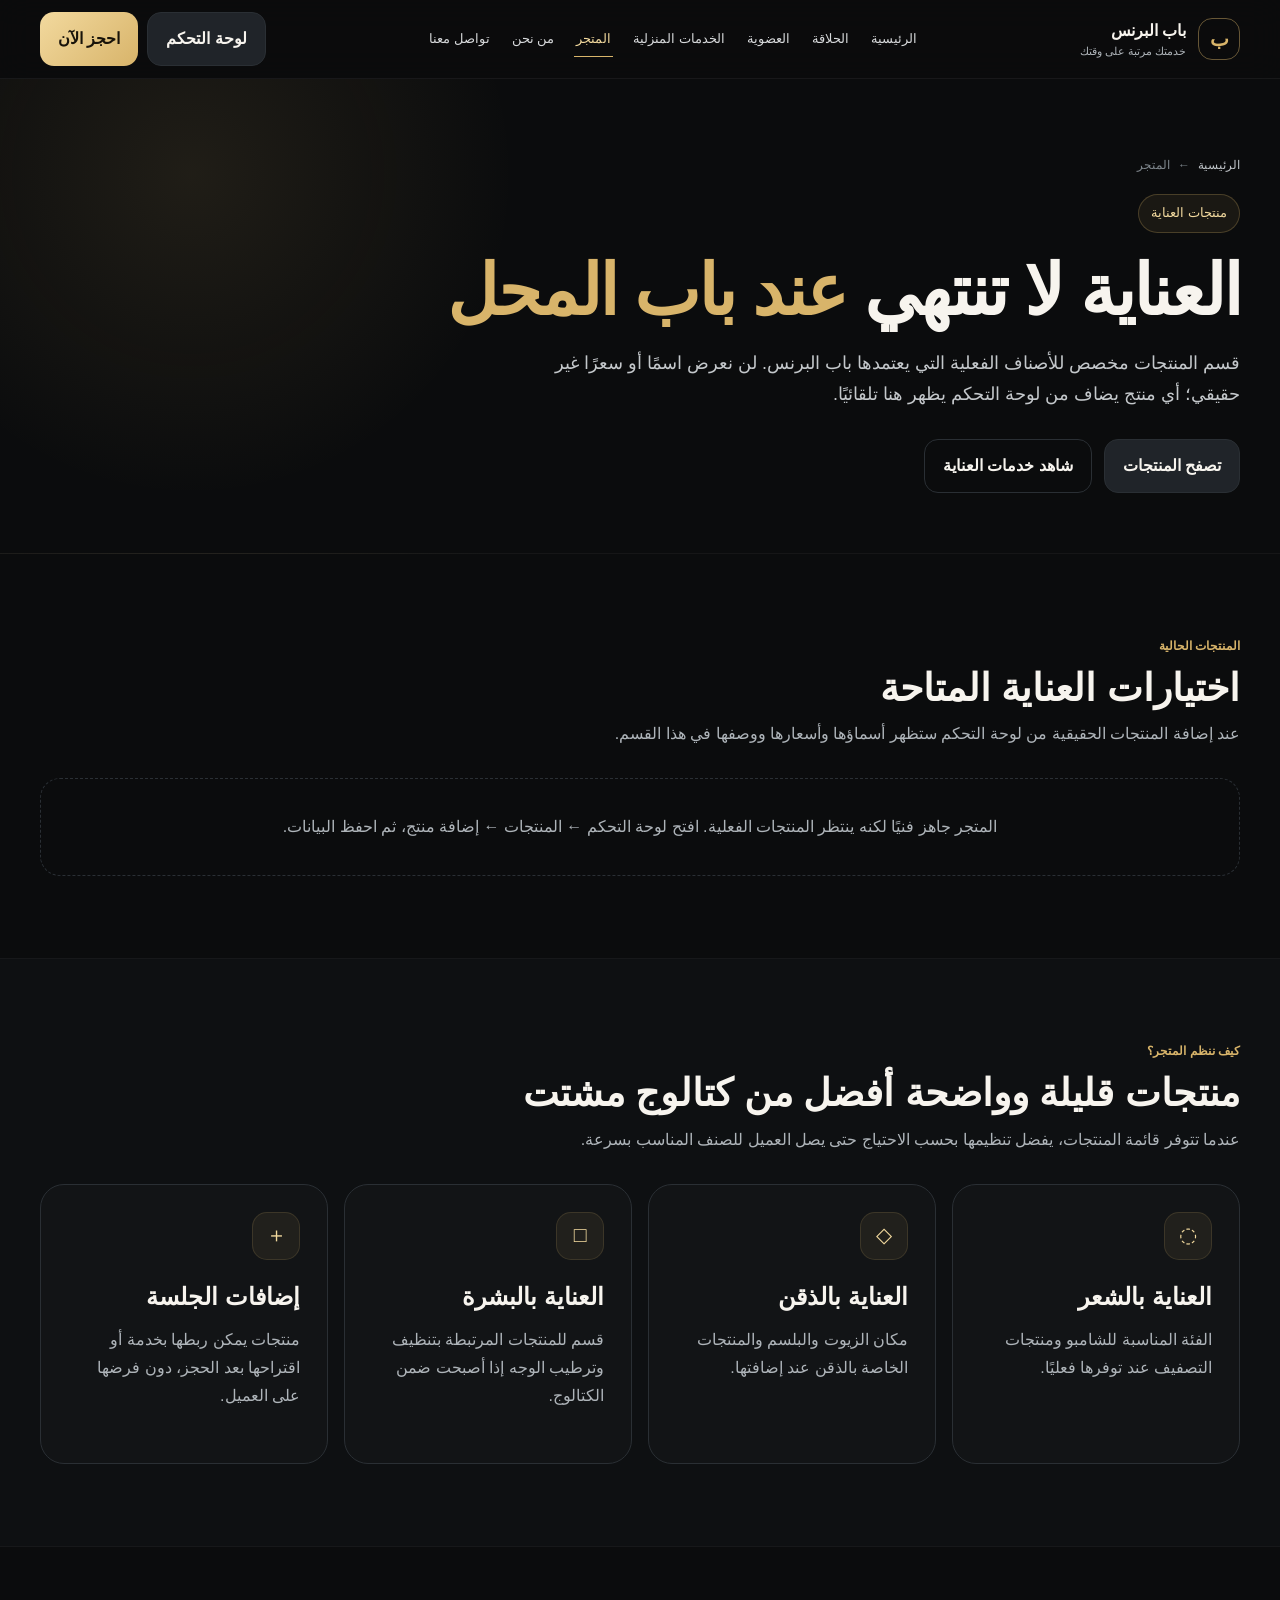
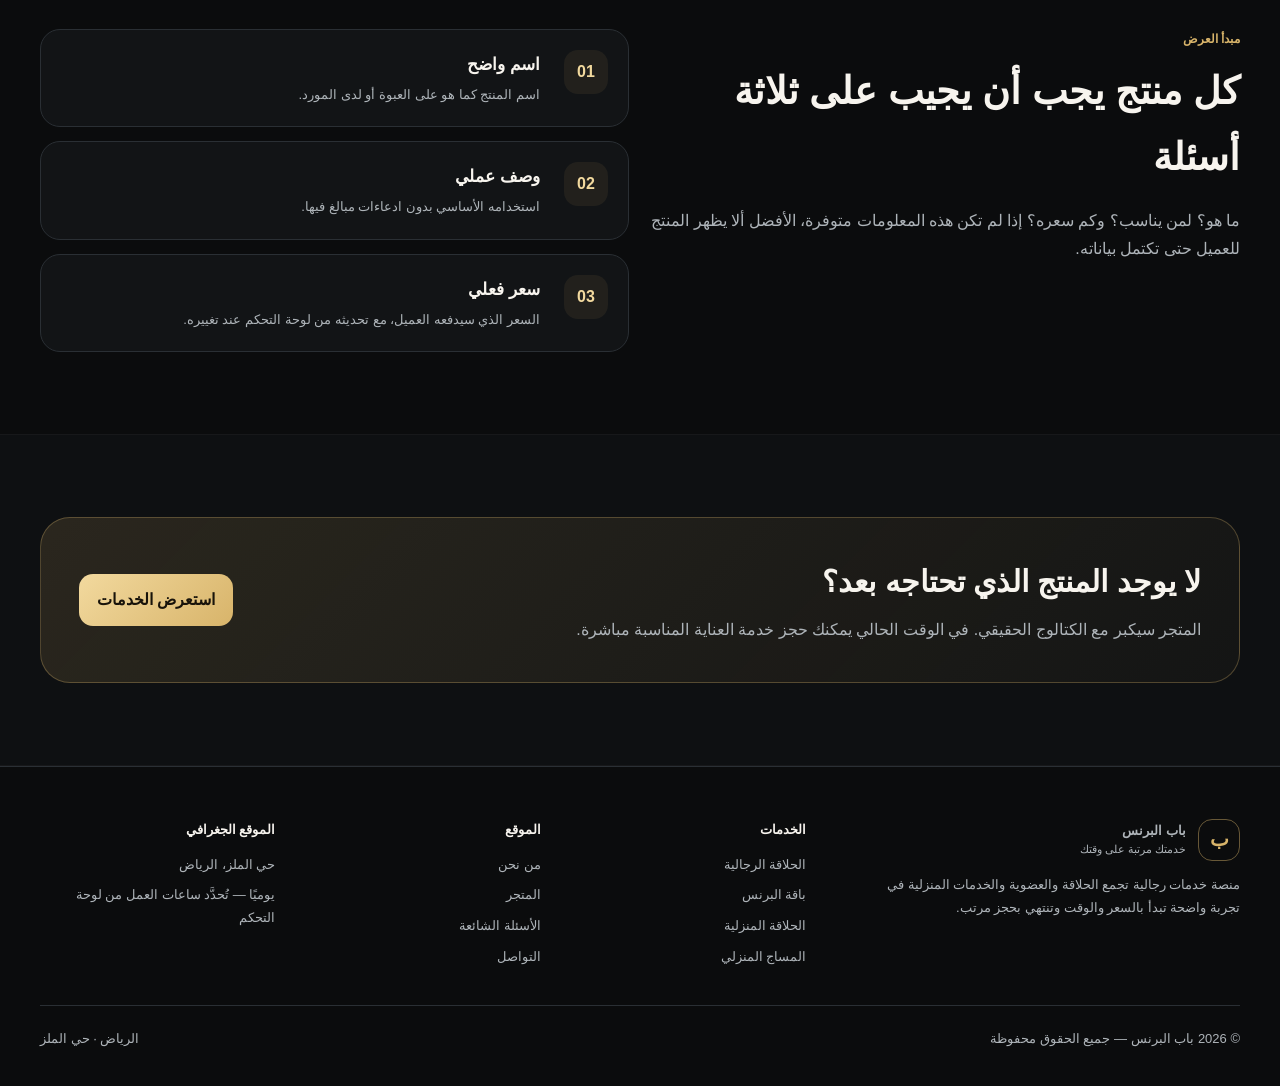
<file: shop.html>
<!doctype html><html lang="ar" dir="rtl"><head><meta charset="utf-8"><meta name="viewport" content="width=device-width,initial-scale=1"><meta name="description" content="متجر منتجات العناية الخاص بباب البرنس."><title>المتجر | باب البرنس</title><link rel="stylesheet" href="styles.css"></head><body data-page="shop"><header class="site-header"><div class="container nav">
<a class="brand" href="index.html"><span class="brand-mark">ب</span><span><span data-brand-name>باب البرنس</span><small data-brand-tagline>خدمتك مرتبة على وقتك</small></span></a>
<nav class="nav-links">
<a data-nav="home" href="index.html">الرئيسية</a><a data-nav="services" href="services.html">الحلاقة</a><a data-nav="membership" href="membership.html">العضوية</a><a data-nav="home-services" href="home-services.html">الخدمات المنزلية</a><a data-nav="shop" href="shop.html">المتجر</a><a data-nav="about" href="about.html">من نحن</a><a data-nav="contact" href="contact.html">تواصل معنا</a>
</nav><div class="nav-actions"><a class="btn btn-secondary" href="admin.html">لوحة التحكم</a><button class="btn btn-primary" data-book>احجز الآن</button></div>
</div></header><main><section class="page-hero"><div class="container"><div class="wrap"><div class="breadcrumbs"><a href="index.html">الرئيسية</a><span>←</span><span>المتجر</span></div><span class="eyebrow">منتجات العناية</span><h1>العناية لا تنتهي <span>عند باب المحل</span></h1><p>قسم المنتجات مخصص للأصناف الفعلية التي يعتمدها باب البرنس. لن نعرض اسمًا أو سعرًا غير حقيقي؛ أي منتج يضاف من لوحة التحكم يظهر هنا تلقائيًا.</p><div class="hero-actions"><a class="btn btn-secondary" href="#products">تصفح المنتجات</a><a class="btn btn-ghost" href="services.html">شاهد خدمات العناية</a></div></div></div></section>
<section class="section" id="products"><div class="container"><div class="section-head"><div><div class="section-label">المنتجات الحالية</div><h2>اختيارات العناية المتاحة</h2><p>عند إضافة المنتجات الحقيقية من لوحة التحكم ستظهر أسماؤها وأسعارها ووصفها في هذا القسم.</p></div></div><div id="shopEmpty" class="empty">المتجر جاهز فنيًا لكنه ينتظر المنتجات الفعلية. افتح لوحة التحكم ← المنتجات ← إضافة منتج، ثم احفظ البيانات.</div><div id="shopProductsWrap"><div id="productsGrid" class="grid grid-3"></div></div></div></section>
<section class="section alt"><div class="container"><div class="section-head"><div><div class="section-label">كيف ننظم المتجر؟</div><h2>منتجات قليلة وواضحة أفضل من كتالوج مشتت</h2><p>عندما تتوفر قائمة المنتجات، يفضل تنظيمها بحسب الاحتياج حتى يصل العميل للصنف المناسب بسرعة.</p></div></div><div class="grid grid-4"><article class="card path-card"><div class="icon-box">◌</div><h3>العناية بالشعر</h3><p>الفئة المناسبة للشامبو ومنتجات التصفيف عند توفرها فعليًا.</p></article><article class="card path-card"><div class="icon-box">◇</div><h3>العناية بالذقن</h3><p>مكان الزيوت والبلسم والمنتجات الخاصة بالذقن عند إضافتها.</p></article><article class="card path-card"><div class="icon-box">□</div><h3>العناية بالبشرة</h3><p>قسم للمنتجات المرتبطة بتنظيف وترطيب الوجه إذا أصبحت ضمن الكتالوج.</p></article><article class="card path-card"><div class="icon-box">＋</div><h3>إضافات الجلسة</h3><p>منتجات يمكن ربطها بخدمة أو اقتراحها بعد الحجز، دون فرضها على العميل.</p></article></div></div></section>
<section class="section"><div class="container split"><div><div class="section-label">مبدأ العرض</div><h2 style="font-size:38px;margin:0 0 14px">كل منتج يجب أن يجيب على ثلاثة أسئلة</h2><p class="muted">ما هو؟ لمن يناسب؟ وكم سعره؟ إذا لم تكن هذه المعلومات متوفرة، الأفضل ألا يظهر المنتج للعميل حتى تكتمل بياناته.</p></div><div class="content-stack"><div class="feature-row"><div class="num">01</div><div><h3>اسم واضح</h3><p>اسم المنتج كما هو على العبوة أو لدى المورد.</p></div></div><div class="feature-row"><div class="num">02</div><div><h3>وصف عملي</h3><p>استخدامه الأساسي بدون ادعاءات مبالغ فيها.</p></div></div><div class="feature-row"><div class="num">03</div><div><h3>سعر فعلي</h3><p>السعر الذي سيدفعه العميل، مع تحديثه من لوحة التحكم عند تغييره.</p></div></div></div></div></section>
<section class="section alt"><div class="container"><div class="cta"><div><h2>لا يوجد المنتج الذي تحتاجه بعد؟</h2><div class="muted">المتجر سيكبر مع الكتالوج الحقيقي. في الوقت الحالي يمكنك حجز خدمة العناية المناسبة مباشرة.</div></div><a class="btn btn-primary" href="services.html">استعرض الخدمات</a></div></div></section></main><footer class="footer"><div class="container"><div class="footer-main">
<div class="footer-brand"><a class="brand" href="index.html"><span class="brand-mark">ب</span><span><span data-brand-name>باب البرنس</span><small data-brand-tagline>خدمتك مرتبة على وقتك</small></span></a><p>منصة خدمات رجالية تجمع الحلاقة والعضوية والخدمات المنزلية في تجربة واضحة تبدأ بالسعر والوقت وتنتهي بحجز مرتب.</p></div>
<div><h4>الخدمات</h4><div class="footer-links"><a href="services.html">الحلاقة الرجالية</a><a href="membership.html">باقة البرنس</a><a href="home-services.html">الحلاقة المنزلية</a><a href="home-services.html#massage">المساج المنزلي</a></div></div>
<div><h4>الموقع</h4><div class="footer-links"><a href="about.html">من نحن</a><a href="shop.html">المتجر</a><a href="index.html#faq">الأسئلة الشائعة</a><a href="contact.html">التواصل</a></div></div>
<div><h4>الموقع الجغرافي</h4><div class="footer-links"><span data-address>حي الملز، الرياض</span><span data-hours>ساعات العمل</span></div></div>
</div><div class="footer-bottom"><div>© 2026 باب البرنس — جميع الحقوق محفوظة</div><div>الرياض · <span data-district>حي الملز</span></div></div></div></footer><div class="modal" id="bookingModal"><div class="modal-card"><div id="bookingFormWrap"><div class="modal-head"><div><div class="eyebrow">طلب حجز</div><h3>احجز خدمتك</h3></div><button class="close" type="button" data-close>×</button></div><form id="bookingForm"><div class="form-grid">
<div class="field full"><label>الخدمة</label><select id="serviceSelect" required></select></div><div class="field"><label>الاسم</label><input id="customerName" required placeholder="اسم العميل"></div><div class="field"><label>رقم الجوال</label><input id="customerPhone" required inputmode="tel" placeholder="05xxxxxxxx"></div><div class="field"><label>التاريخ</label><input id="bookingDate" type="date" required></div><div class="field"><label>الوقت</label><input id="bookingTime" type="time" required></div><div class="field full" id="locationField" hidden><label>الموقع / الحي</label><input id="customerLocation" placeholder="اكتب وصف الموقع أو رابط الخرائط"></div><div class="field full"><label>ملاحظات</label><textarea id="bookingNotes" rows="3" placeholder="أي ملاحظات مهمة قبل الموعد"></textarea></div>
</div><div class="form-actions"><button type="button" class="btn btn-secondary" data-close>إلغاء</button><button class="btn btn-primary" type="submit">تأكيد الطلب</button></div></form></div><div class="success-box" id="successBox"><div class="tick">✓</div><h3>تم تسجيل طلبك</h3><p class="muted" id="successText"></p><button class="btn btn-primary" data-close>إغلاق</button></div></div></div><script src="site-data.js"></script><script src="app.js"></script></body></html>
</file>
<file: styles.css>
:root{
  --bg:#0b0c0d;--panel:#121416;--panel2:#171a1d;--soft:#202429;--line:#2a2f34;
  --text:#f7f4ee;--muted:#aeb4b9;--gold:#d8b46a;--gold2:#f2d99e;--ok:#8fcf9a;--danger:#ee8d83;
  --shadow:0 22px 60px rgba(0,0,0,.28);--radius:24px;--radius-sm:16px;
}
*{box-sizing:border-box}html{scroll-behavior:smooth}body{margin:0;background:var(--bg);color:var(--text);font-family:"Tahoma","Arial",sans-serif;line-height:1.75}button,input,select,textarea{font:inherit}button{color:inherit}a{color:inherit;text-decoration:none}.container{width:min(1200px,calc(100% - 36px));margin:auto}.muted{color:var(--muted)}.wide{grid-column:1/-1}
.site-header{position:sticky;top:0;z-index:50;background:rgba(11,12,13,.91);backdrop-filter:blur(16px);border-bottom:1px solid rgba(255,255,255,.06)}.nav{min-height:78px;display:flex;align-items:center;justify-content:space-between;gap:20px}.brand{display:flex;align-items:center;gap:12px;font-weight:800;white-space:nowrap}.brand-mark{width:42px;height:42px;border-radius:14px;border:1px solid rgba(216,180,106,.45);display:grid;place-items:center;color:var(--gold);font-size:20px}.brand small{display:block;color:var(--muted);font-weight:500;font-size:11px;margin-top:-3px}.nav-links{display:flex;align-items:center;gap:18px;color:#d7d9db;font-size:13px}.nav-links a{padding:10px 2px;position:relative}.nav-links a:after{content:"";position:absolute;right:0;left:0;bottom:3px;height:1px;background:var(--gold);transform:scaleX(0);transition:.2s}.nav-links a.active,.nav-links a:hover{color:var(--gold2)}.nav-links a.active:after,.nav-links a:hover:after{transform:scaleX(1)}.nav-actions{display:flex;gap:9px}.btn{border:0;border-radius:14px;padding:12px 18px;cursor:pointer;transition:.2s;display:inline-flex;align-items:center;justify-content:center;gap:8px;font-weight:700}.btn:hover{transform:translateY(-1px)}.btn-primary{background:linear-gradient(135deg,var(--gold2),var(--gold));color:#18130a}.btn-secondary{background:var(--soft);color:var(--text);border:1px solid var(--line)}.btn-ghost{background:transparent;color:var(--text);border:1px solid var(--line)}[aria-disabled="true"]{opacity:.55;cursor:not-allowed}
.hero{padding:88px 0 44px;overflow:hidden;position:relative}.hero:before{content:"";position:absolute;width:540px;height:540px;border-radius:50%;background:rgba(216,180,106,.055);filter:blur(40px);top:-280px;left:-130px;pointer-events:none}.hero-grid{display:grid;grid-template-columns:1.13fr .87fr;gap:42px;align-items:center}.eyebrow{display:inline-flex;align-items:center;gap:8px;color:var(--gold2);border:1px solid rgba(216,180,106,.25);background:rgba(216,180,106,.07);padding:7px 12px;border-radius:999px;font-size:13px}.hero h1,.page-hero h1{font-size:clamp(42px,6vw,78px);line-height:1.1;margin:20px 0 18px;letter-spacing:-1.8px}.hero h1 span,.page-hero h1 span{color:var(--gold)}.hero p,.page-hero p{max-width:730px;color:#c4c8cb;font-size:18px;margin:0 0 28px}.hero-actions{display:flex;gap:12px;flex-wrap:wrap}.hero-note{display:flex;gap:22px;margin-top:34px;color:var(--muted);font-size:13px;flex-wrap:wrap}.hero-note b{display:block;color:var(--text);font-size:18px}.hero-card{min-height:470px;border:1px solid var(--line);border-radius:34px;background:radial-gradient(circle at 50% 20%,rgba(216,180,106,.18),transparent 34%),linear-gradient(145deg,#15181b,#0d0f10);box-shadow:var(--shadow);padding:30px;position:relative;overflow:hidden}.hero-card:after{content:"ب";position:absolute;left:-14px;bottom:-150px;font-size:420px;line-height:1;color:rgba(216,180,106,.055);font-family:serif}.hero-card .top{display:flex;justify-content:space-between;align-items:center}.status{font-size:12px;padding:7px 10px;border-radius:999px;background:rgba(143,207,154,.1);color:var(--ok);border:1px solid rgba(143,207,154,.2)}.hero-service{margin-top:68px;position:relative;z-index:2}.hero-service h3{font-size:30px;margin:0 0 8px}.hero-price{font-size:56px;color:var(--gold2);font-weight:800}.hero-price small{font-size:15px;color:var(--muted)}.mini-list{display:grid;gap:10px;margin-top:22px}.mini-list div{display:flex;justify-content:space-between;border-top:1px solid var(--line);padding-top:10px;color:#d9dcde}.mini-list span{color:var(--muted)}
.page-hero{padding:76px 0 60px;border-bottom:1px solid rgba(255,255,255,.045);background:radial-gradient(circle at 15% 20%,rgba(216,180,106,.1),transparent 28%)}.page-hero .wrap{max-width:880px}.breadcrumbs{display:flex;align-items:center;gap:8px;color:#7f878d;font-size:12px;margin-bottom:18px}.breadcrumbs a{color:#bfc4c8}.page-hero h1{font-size:clamp(40px,5.5vw,70px);max-width:900px}.page-hero .hero-actions{margin-top:26px}
.trust-strip{border-top:1px solid var(--line);border-bottom:1px solid var(--line);background:#0e1012}.trust-grid{display:grid;grid-template-columns:repeat(4,1fr)}.trust-item{padding:22px 24px;border-left:1px solid var(--line)}.trust-item:last-child{border-left:0}.trust-item b{display:block;font-size:18px;margin-bottom:3px}.trust-item span{color:var(--muted);font-size:12px}
.section{padding:82px 0}.section.alt{background:#0e1012;border-top:1px solid rgba(255,255,255,.035);border-bottom:1px solid rgba(255,255,255,.035)}.section.tight{padding:58px 0}.section-head{display:flex;justify-content:space-between;gap:24px;align-items:end;margin-bottom:30px}.section-head h2{font-size:38px;margin:0;line-height:1.25}.section-head p{color:var(--muted);margin:8px 0 0;max-width:720px}.section-label{font-size:12px;color:var(--gold);font-weight:800;margin-bottom:8px}.grid{display:grid;gap:16px}.grid-4{grid-template-columns:repeat(4,1fr)}.grid-3{grid-template-columns:repeat(3,1fr)}.grid-2{grid-template-columns:repeat(2,1fr)}.card{background:var(--panel);border:1px solid var(--line);border-radius:var(--radius);padding:24px;transition:.2s}.card:hover{border-color:#3a4148;transform:translateY(-2px)}.featured{border-color:rgba(216,180,106,.38);background:linear-gradient(150deg,rgba(216,180,106,.09),var(--panel) 45%)}.icon-box{width:48px;height:48px;border-radius:15px;background:rgba(216,180,106,.08);border:1px solid rgba(216,180,106,.15);display:grid;place-items:center;color:var(--gold2);font-size:21px}.mini-badge{display:inline-flex;padding:5px 9px;border-radius:999px;background:rgba(216,180,106,.09);border:1px solid rgba(216,180,106,.18);color:var(--gold2);font-size:11px}.service-card{display:flex;flex-direction:column;min-height:300px}.service-top{display:flex;align-items:center;justify-content:space-between;gap:12px}.service-card h3{margin:18px 0 7px;font-size:21px}.service-card p{color:var(--muted);font-size:14px;margin:0}.service-tags{display:flex;gap:7px;flex-wrap:wrap;margin-top:18px}.service-tags span{border:1px solid var(--line);background:#0e1012;border-radius:999px;padding:5px 9px;color:#aeb5ba;font-size:11px}.service-card .meta,.product-card .meta{margin-top:auto;padding-top:22px;display:flex;justify-content:space-between;align-items:end;gap:12px}.price{font-weight:800;font-size:21px}.duration{color:var(--muted);font-size:11px}.link-btn,.table-book{color:var(--gold2);font-weight:700;font-size:13px;cursor:pointer;background:none;border:0}.path-card{padding:27px;min-height:280px;display:flex;flex-direction:column}.path-card h3{font-size:24px;margin:16px 0 8px}.path-card p{color:var(--muted);margin:0}.path-card .btn{margin-top:auto;align-self:flex-start}
.story-grid,.split{display:grid;grid-template-columns:1fr 1fr;gap:22px;align-items:stretch}.story-panel{min-height:440px;border-radius:30px;border:1px solid var(--line);background:linear-gradient(145deg,#171a1d,#0d0f10);padding:38px;position:relative;overflow:hidden}.story-panel:after{content:"♛";position:absolute;left:28px;bottom:-34px;font-size:190px;color:rgba(216,180,106,.055)}.story-panel h2{font-size:40px;line-height:1.25;margin:18px 0}.story-panel p{color:#b9bfc3;max-width:620px}.content-stack{display:grid;gap:14px}.feature-row{display:grid;grid-template-columns:54px 1fr;gap:14px;padding:20px;border:1px solid var(--line);border-radius:20px;background:var(--panel)}.feature-row .num{width:44px;height:44px;border-radius:14px;display:grid;place-items:center;color:var(--gold2);background:rgba(216,180,106,.08);font-weight:800}.feature-row h3{margin:0 0 4px;font-size:17px}.feature-row p{margin:0;color:var(--muted);font-size:13px}
.membership{display:grid;grid-template-columns:.85fr 1.15fr;gap:18px;border:1px solid rgba(216,180,106,.3);border-radius:30px;overflow:hidden;background:var(--panel)}.membership-side{padding:36px;background:linear-gradient(160deg,rgba(216,180,106,.14),rgba(216,180,106,.02))}.membership-side .big{font-size:58px;font-weight:800;color:var(--gold2);line-height:1.1}.membership-main{padding:36px}.membership-main h2{font-size:34px;margin:0 0 6px}.check-list{display:grid;gap:12px;margin:22px 0}.check-list div{display:flex;gap:10px;color:#d8dcde}.check-list b{color:var(--gold)}.benefit-grid{display:grid;grid-template-columns:repeat(3,1fr);gap:14px}.benefit{padding:24px;border-radius:20px;border:1px solid var(--line);background:var(--panel)}.benefit b{display:block;font-size:20px;margin:12px 0 6px}.benefit p{margin:0;color:var(--muted);font-size:13px}
.steps{counter-reset:s;display:grid;grid-template-columns:repeat(4,1fr);gap:12px}.step{padding:25px;border-radius:20px;background:var(--panel);border:1px solid var(--line)}.step:before{counter-increment:s;content:"0" counter(s);display:block;color:var(--gold);font-weight:800;margin-bottom:20px}.step h3{margin:0 0 6px}.step p{margin:0;color:var(--muted);font-size:14px}.timeline{display:grid;gap:0}.timeline-item{display:grid;grid-template-columns:70px 1fr;gap:18px;position:relative}.timeline-item:not(:last-child):before{content:"";position:absolute;right:34px;top:56px;bottom:-10px;width:1px;background:var(--line)}.timeline-no{width:70px;height:70px;border-radius:22px;border:1px solid rgba(216,180,106,.25);background:rgba(216,180,106,.07);display:grid;place-items:center;color:var(--gold2);font-weight:800;font-size:18px}.timeline-copy{padding:8px 0 28px}.timeline-copy h3{margin:0 0 7px}.timeline-copy p{margin:0;color:var(--muted);max-width:760px}
.info-band{display:grid;grid-template-columns:1fr 1fr;gap:0;border:1px solid var(--line);border-radius:28px;overflow:hidden;background:var(--panel)}.info-band>div{padding:32px}.info-band>div+div{border-right:1px solid var(--line)}.info-band h3{font-size:26px;margin:0 0 8px}.info-band p{color:var(--muted);margin:0}.pill-list{display:flex;gap:8px;flex-wrap:wrap;margin-top:20px}.pill{padding:8px 11px;border:1px solid var(--line);border-radius:999px;background:#0e1012;color:#c6cbce;font-size:12px}
.table-card{border:1px solid var(--line);border-radius:24px;overflow:hidden;background:var(--panel)}.table-wrap{overflow:auto}.public-table{width:100%;border-collapse:collapse;min-width:760px}.public-table th,.public-table td{padding:17px 20px;border-bottom:1px solid var(--line);text-align:right}.public-table th{font-size:11px;color:#8f979d;background:#0f1113}.public-table td{font-size:14px}.public-table tr:last-child td{border-bottom:0}.table-book{padding:8px 10px;border-radius:10px;border:1px solid rgba(216,180,106,.22);background:rgba(216,180,106,.06)}
.guide-card{min-height:260px}.guide-card .kicker{color:var(--gold);font-size:12px;font-weight:800}.guide-card h3{font-size:23px;margin:12px 0 8px}.guide-card p{color:var(--muted);font-size:14px}.guide-card ul{margin:18px 0 0;padding:0 18px 0 0;color:#cbd0d3;font-size:13px}.guide-card li{margin:7px 0}.quote-block{border:1px solid rgba(216,180,106,.3);border-radius:28px;padding:36px;background:linear-gradient(140deg,rgba(216,180,106,.1),rgba(216,180,106,.02));font-size:28px;line-height:1.55}.quote-block small{display:block;font-size:12px;color:var(--muted);margin-top:15px}
.product-card{min-height:290px;display:flex;flex-direction:column}.product-visual{height:120px;border-radius:17px;border:1px solid var(--line);background:radial-gradient(circle at 50% 30%,rgba(216,180,106,.14),transparent 50%),#0e1012;display:grid;place-items:center;color:#727b81;font-size:12px;margin-bottom:14px}.product-card h3{margin:13px 0 7px}.product-card p{margin:0;color:var(--muted);font-size:13px}.empty{border:1px dashed var(--line);border-radius:20px;padding:34px;text-align:center;color:var(--muted)}
.faq{display:grid;gap:10px}.faq details{background:var(--panel);border:1px solid var(--line);border-radius:18px;padding:0 18px}.faq summary{cursor:pointer;padding:19px 0;font-weight:700}.faq p{color:var(--muted);margin:0 0 19px}.faq-grid{display:grid;grid-template-columns:.7fr 1.3fr;gap:24px;align-items:start}.faq-aside{position:sticky;top:108px}.faq-aside h2{font-size:38px;margin:14px 0 8px}.faq-aside p{color:var(--muted)}
.contact-grid{display:grid;grid-template-columns:.85fr 1.15fr;gap:20px}.contact-list{display:grid;gap:12px}.contact-item{display:grid;grid-template-columns:46px 1fr;gap:13px;align-items:start;padding:18px;border:1px solid var(--line);border-radius:18px;background:var(--panel)}.contact-item .icon-box{width:42px;height:42px;border-radius:13px}.contact-item b{display:block;margin-bottom:3px}.contact-item span,.contact-item a{color:var(--muted);font-size:13px}.contact-panel{border:1px solid var(--line);border-radius:28px;padding:32px;background:linear-gradient(145deg,#171a1d,#0f1113)}.contact-panel h2{font-size:34px;margin:0 0 10px}.contact-panel p{color:var(--muted)}
.cta{padding:38px;border-radius:30px;border:1px solid rgba(216,180,106,.3);background:linear-gradient(135deg,rgba(216,180,106,.14),rgba(216,180,106,.03));display:flex;justify-content:space-between;align-items:center;gap:24px}.cta h2{margin:0 0 7px;font-size:30px}.footer{padding:52px 0 36px;border-top:1px solid var(--line);color:var(--muted);font-size:13px}.footer-main{display:grid;grid-template-columns:1.2fr repeat(3,.7fr);gap:30px;margin-bottom:36px}.footer h4{color:var(--text);margin:0 0 12px}.footer-links{display:grid;gap:8px}.footer-links a:hover{color:var(--gold2)}.footer-brand p{max-width:360px}.footer-bottom{display:flex;justify-content:space-between;gap:24px;flex-wrap:wrap;border-top:1px solid var(--line);padding-top:22px}
.modal{position:fixed;inset:0;z-index:100;display:none;background:rgba(0,0,0,.7);backdrop-filter:blur(7px);padding:20px;overflow:auto}.modal.show{display:grid;place-items:center}.modal-card{width:min(720px,100%);background:#111416;border:1px solid var(--line);border-radius:26px;box-shadow:var(--shadow);padding:26px}.modal-head{display:flex;justify-content:space-between;align-items:start;gap:20px;margin-bottom:20px}.modal-head h3{margin:0}.close{background:var(--soft);color:var(--text);border:1px solid var(--line);border-radius:12px;width:38px;height:38px;cursor:pointer}.form-grid{display:grid;grid-template-columns:repeat(2,1fr);gap:14px}.field{display:grid;gap:7px}.field.full{grid-column:1/-1}.field label{font-size:12px;color:var(--muted)}.field input,.field select,.field textarea{width:100%;background:#0c0e0f;color:var(--text);border:1px solid var(--line);border-radius:13px;padding:12px 13px;outline:none}.field input:focus,.field select:focus,.field textarea:focus{border-color:var(--gold)}.form-actions{display:flex;gap:10px;justify-content:flex-end;margin-top:18px}.success-box{display:none;text-align:center;padding:20px}.success-box.show{display:block}.success-box .tick{width:60px;height:60px;border-radius:50%;display:grid;place-items:center;background:rgba(143,207,154,.12);color:var(--ok);font-size:30px;margin:0 auto 12px}
@media(max-width:1080px){.nav-links{gap:12px}.nav-links a:nth-child(6){display:none}.hero-grid,.story-grid,.split,.contact-grid{grid-template-columns:1fr}.hero-card{min-height:390px}.grid-4{grid-template-columns:repeat(2,1fr)}.grid-3{grid-template-columns:repeat(2,1fr)}.steps{grid-template-columns:repeat(2,1fr)}.benefit-grid{grid-template-columns:repeat(2,1fr)}.footer-main{grid-template-columns:1.2fr 1fr 1fr}.footer-main>div:last-child{display:none}}
@media(max-width:820px){.nav-links{display:none}.trust-grid{grid-template-columns:repeat(2,1fr)}.trust-item:nth-child(2){border-left:0}.trust-item:nth-child(-n+2){border-bottom:1px solid var(--line)}.info-band{grid-template-columns:1fr}.info-band>div+div{border-right:0;border-top:1px solid var(--line)}.faq-grid{grid-template-columns:1fr}.faq-aside{position:static}.membership{grid-template-columns:1fr}.footer-main{grid-template-columns:1fr 1fr}}
@media(max-width:620px){.container{width:min(100% - 24px,1200px)}.nav{min-height:68px}.nav-actions .btn-secondary{display:none}.hero{padding-top:48px}.hero h1,.page-hero h1{font-size:43px;letter-spacing:-1px}.hero p,.page-hero p{font-size:16px}.hero-card{min-height:340px;padding:22px}.hero-price{font-size:44px}.section{padding:58px 0}.section-head{display:block}.section-head h2{font-size:30px}.grid-4,.grid-3,.grid-2,.steps,.benefit-grid{grid-template-columns:1fr}.cta{display:block}.cta .btn{margin-top:18px;width:100%}.form-grid{grid-template-columns:1fr}.field.full{grid-column:auto}.modal-card{padding:18px}.hero-note{gap:13px}.trust-item{padding:18px 14px}.story-panel{padding:26px;min-height:380px}.story-panel h2{font-size:32px}.quote-block{font-size:22px;padding:26px}.footer-main{grid-template-columns:1fr}.footer-main>div:last-child{display:block}.page-hero{padding:52px 0 44px}.timeline-item{grid-template-columns:54px 1fr}.timeline-no{width:54px;height:54px;border-radius:17px}.timeline-item:not(:last-child):before{right:26px;top:47px}}
</file>
<file: admin.css>
@import url('styles.css');
body{background:#0b0d0f}.admin-shell{display:grid;grid-template-columns:270px 1fr;min-height:100vh}.sidebar{position:sticky;top:0;height:100vh;background:#0e1012;border-left:1px solid var(--line);padding:22px 16px;overflow:auto}.sidebar .brand{padding:0 8px 22px;border-bottom:1px solid var(--line);margin-bottom:16px}.nav-group{margin:20px 8px 8px;color:#777f86;font-size:11px;font-weight:700}.side-link{width:100%;display:flex;align-items:center;gap:10px;padding:11px 12px;border-radius:12px;background:transparent;border:0;color:#bdc2c6;cursor:pointer;text-align:right}.side-link:hover,.side-link.active{background:var(--soft);color:var(--text)}.side-link span{width:20px;text-align:center;color:var(--gold)}.admin-main{min-width:0}.admin-top{height:76px;border-bottom:1px solid var(--line);display:flex;align-items:center;justify-content:space-between;padding:0 28px;position:sticky;top:0;z-index:20;background:rgba(11,13,15,.9);backdrop-filter:blur(12px)}.admin-content{padding:28px}.page{display:none}.page.active{display:block}.page-head{display:flex;justify-content:space-between;gap:20px;align-items:end;margin-bottom:24px}.page-head h1{margin:0;font-size:32px}.kpi-grid{display:grid;grid-template-columns:repeat(4,1fr);gap:14px}.kpi{background:var(--panel);border:1px solid var(--line);border-radius:18px;padding:19px}.kpi label{display:block;color:var(--muted);font-size:12px}.kpi b{display:block;font-size:30px;margin:6px 0}.kpi small{color:#858c91}.admin-grid{display:grid;grid-template-columns:1.4fr .6fr;gap:16px;margin-top:16px}.panel{background:var(--panel);border:1px solid var(--line);border-radius:20px;padding:20px}.panel-head{display:flex;justify-content:space-between;gap:16px;align-items:center;margin-bottom:16px}.panel-head h2{margin:0;font-size:19px}.table-wrap{overflow:auto;border:1px solid var(--line);border-radius:16px}table{width:100%;border-collapse:collapse;min-width:720px}th,td{padding:13px 14px;border-bottom:1px solid var(--line);text-align:right;font-size:13px}th{color:#8e969c;font-size:11px;background:#101214}tr:last-child td{border-bottom:0}.badge{padding:6px 9px;border-radius:999px;background:var(--soft);font-size:11px;white-space:nowrap}.badge.new{color:var(--gold2);background:rgba(216,180,106,.1)}.badge.ok{color:var(--ok);background:rgba(143,207,154,.1)}.table-actions{display:flex;gap:6px}.icon-btn{width:33px;height:33px;border-radius:10px;border:1px solid var(--line);background:var(--soft);color:var(--text);cursor:pointer}.settings-form{display:grid;grid-template-columns:repeat(2,1fr);gap:14px}.toggle-row{display:flex;justify-content:space-between;gap:20px;align-items:center;border:1px solid var(--line);border-radius:15px;padding:14px}.toggle{appearance:none;width:44px;height:24px;background:#363b40;border-radius:999px;position:relative;cursor:pointer}.toggle:before{content:"";position:absolute;width:18px;height:18px;top:3px;right:3px;border-radius:50%;background:white;transition:.2s}.toggle:checked{background:var(--gold)}.toggle:checked:before{right:23px}.editor-list{display:grid;gap:10px}.editor-row{display:grid;grid-template-columns:1.5fr .55fr .8fr .5fr;gap:10px;align-items:center;background:#0f1113;border:1px solid var(--line);padding:12px;border-radius:15px}.editor-row input,.editor-row select{width:100%;background:#0a0c0d;color:var(--text);border:1px solid var(--line);border-radius:10px;padding:9px}.editor-row .name{font-weight:700}.toolbar{display:flex;gap:8px;flex-wrap:wrap}.empty-admin{padding:34px;text-align:center;border:1px dashed var(--line);border-radius:16px;color:var(--muted)}.mobile-menu{display:none}
@media(max-width:1050px){.admin-shell{grid-template-columns:1fr}.sidebar{display:none;position:fixed;right:0;z-index:100;width:280px}.sidebar.show{display:block}.mobile-menu{display:inline-flex}.kpi-grid{grid-template-columns:repeat(2,1fr)}.admin-grid{grid-template-columns:1fr}}@media(max-width:620px){.admin-top{padding:0 14px}.admin-content{padding:18px 12px}.kpi-grid{grid-template-columns:1fr 1fr}.kpi b{font-size:24px}.settings-form{grid-template-columns:1fr}.editor-row{grid-template-columns:1fr 1fr}.editor-row .name{grid-column:1/-1}}
.service-editor-card{background:#0f1113;border:1px solid var(--line);border-radius:17px;padding:16px}.service-editor-head{display:flex;justify-content:space-between;gap:14px;align-items:center;margin-bottom:14px}.service-editor-card textarea,.faq-edit-row textarea{resize:vertical}.faq-editor{display:grid;gap:12px}.faq-edit-row{display:grid;grid-template-columns:1fr 1.3fr 42px;gap:12px;align-items:end;background:#0f1113;border:1px solid var(--line);border-radius:16px;padding:14px}.faq-delete{margin-bottom:2px}@media(max-width:760px){.faq-edit-row{grid-template-columns:1fr}.faq-delete{justify-self:start}}
</file>
